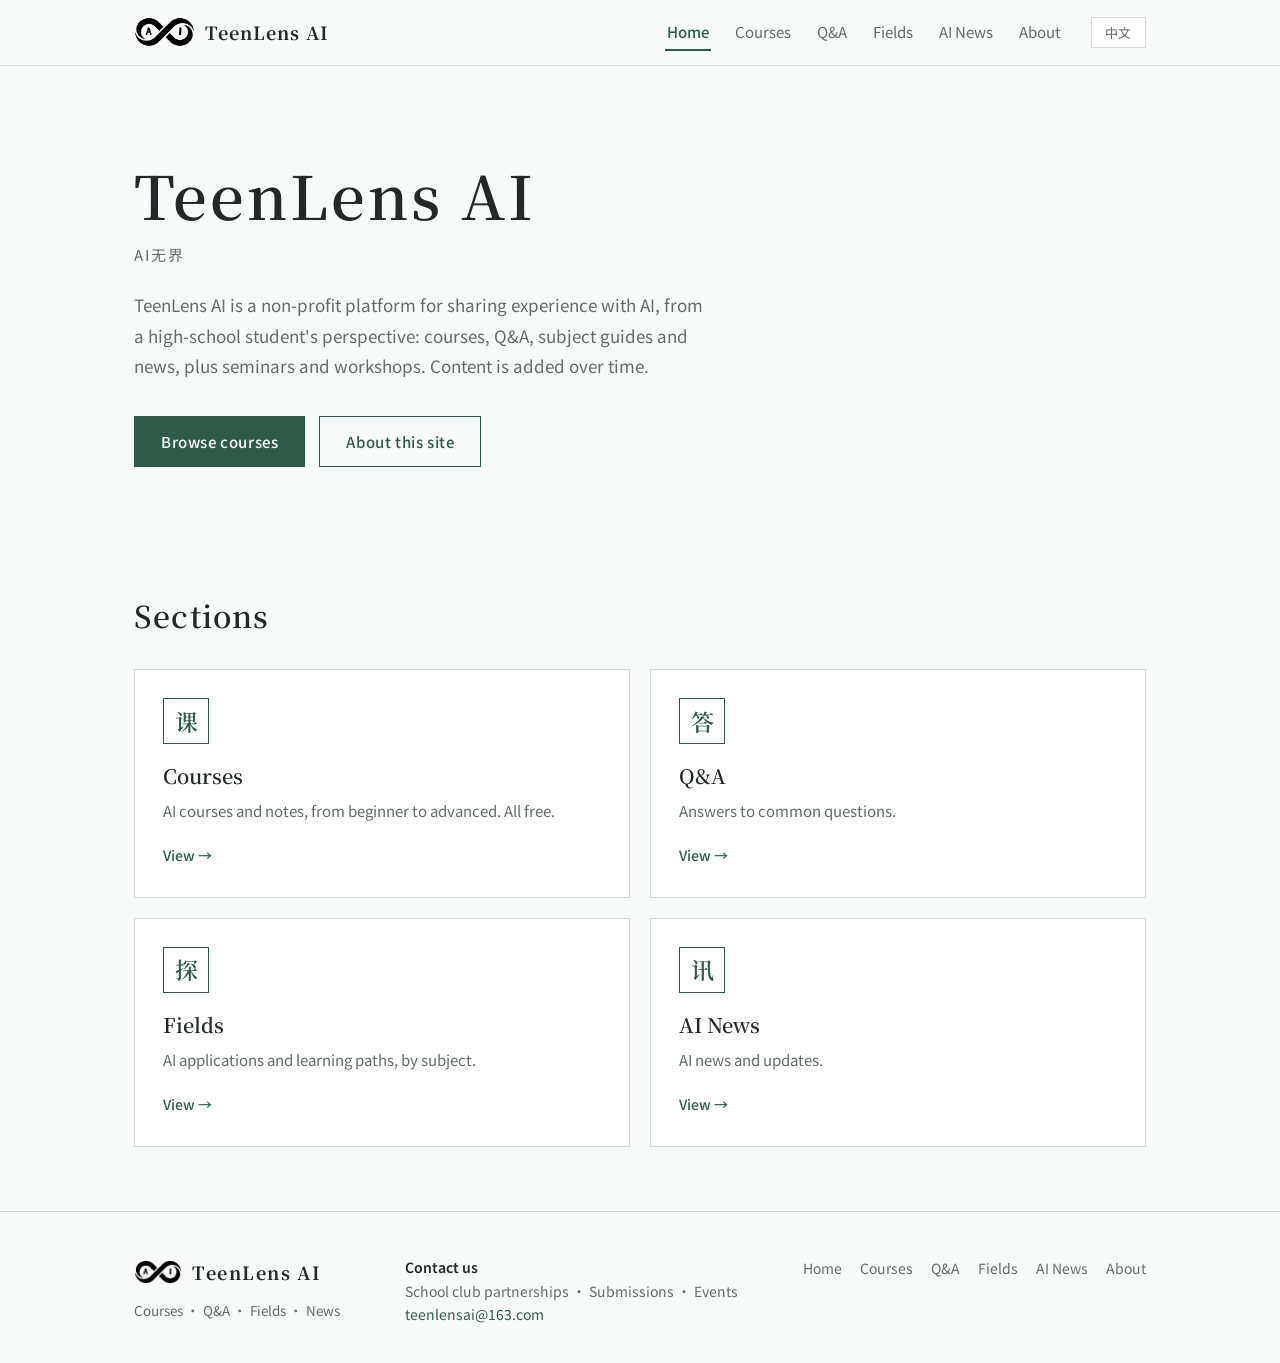
<file: index.html>
<!DOCTYPE html>
<html lang="zh-CN" data-lang="zh">
<head>
<meta charset="UTF-8">
<meta name="viewport" content="width=device-width, initial-scale=1.0">
<title>AI无界 · TeenLens AI</title>
<meta name="description" content="AI无界（TeenLens AI）：分享 AI 学习内容的网站，课程、答疑、学科方向与资讯。">
<!-- head -->
<meta property="og:type" content="website">
<meta property="og:site_name" content="AI无界 · TeenLens AI">
<meta property="og:title" content="AI无界 · TeenLens AI">
<meta property="og:description" content="AI无界（TeenLens AI）：分享 AI 学习内容的网站，课程、答疑、学科方向与资讯。">
<meta property="og:url" content="https://teenlensai.org/">
<meta property="og:image" content="https://teenlensai.org/assets/og-image.png">
<meta name="twitter:card" content="summary_large_image">
<link rel="icon" type="image/png" sizes="32x32" href="/assets/favicon-32.png?v=1631d09a">
<link rel="apple-touch-icon" href="/assets/apple-touch-icon.png?v=1631d09a">
<link rel="stylesheet" href="/assets/style.css?v=1631d09a">
<link rel="preconnect" href="https://fonts.googleapis.com">
<link rel="preconnect" href="https://fonts.gstatic.com" crossorigin>
<link rel="stylesheet" href="https://fonts.googleapis.com/css2?family=Noto+Sans+SC:wght@400;500;700&family=Noto+Serif+SC:wght@500;600;700&display=swap" media="print" onload="this.media='all'">
<script>try{var s=localStorage.getItem("site-lang");document.documentElement.dataset.lang=s?(s==="en"?"en":"zh"):(/^zh/i.test(navigator.language||"")?"zh":"en");}catch(e){document.documentElement.dataset.lang="zh";}</script>
<!-- /head -->
</head>
<body>
<!-- header active="home" -->
<a class="skip-link" href="#main"><span class="zh">跳到主要内容</span><span class="en">Skip to content</span></a>
<header class="site-header">
  <div class="container header-inner">
    <a href="/" class="brand">
      <img class="brand-logo" src="/assets/logo.png?v=1631d09a" alt="" width="60" height="30">
      <span class="brand-name"><span class="zh">AI无界</span><span class="en">TeenLens AI</span></span>
    </a>
    <nav class="site-nav" id="site-nav" aria-label="主导航 Main navigation">
      <a href="/" data-nav="home" class="active"><span class="zh">首页</span><span class="en">Home</span></a>
      <a href="/courses.html" data-nav="courses"><span class="zh">课程分享</span><span class="en">Courses</span></a>
      <a href="/qa.html" data-nav="qa"><span class="zh">经验答疑</span><span class="en">Q&amp;A</span></a>
      <a href="/fields.html" data-nav="fields"><span class="zh">学科方向</span><span class="en">Fields</span></a>
      <a href="/news.html" data-nav="news"><span class="zh">AI 资讯</span><span class="en">AI News</span></a>
      <a href="/about.html" data-nav="about"><span class="zh">关于</span><span class="en">About</span></a>
    </nav>
    <div class="header-actions">
      <button id="lang-toggle" class="lang-toggle" type="button" aria-label="切换语言 / Switch language"><span class="zh">EN</span><span class="en">中文</span></button>
      <button class="nav-toggle" type="button" aria-expanded="false" aria-controls="site-nav" aria-label="菜单 / Menu">☰</button>
    </div>
  </div>
</header>
<!-- /header -->

<main id="main">
  <section class="hero">
    <div class="container">
      <div class="hero-main">
        <h1 class="hero-title"><span class="zh">AI无界</span><span class="en">TeenLens AI</span></h1>
        <p class="hero-sub"><span class="zh">TeenLens AI</span><span class="en">AI无界</span></p>
        <p class="hero-lede">
          <span class="zh">AI无界是一个高中生视角的、非盈利性的 AI 使用经验分享平台：课程、答疑、学科方向和资讯，也会组织研讨、工作坊等活动。内容会逐步添加。</span>
          <span class="en">TeenLens AI is a non-profit platform for sharing experience with AI, from a high-school student's perspective: courses, Q&amp;A, subject guides and news, plus seminars and workshops. Content is added over time.</span>
        </p>
        <div class="hero-actions">
          <a class="btn btn-primary" href="/courses.html"><span class="zh">浏览课程</span><span class="en">Browse courses</span></a>
          <a class="btn btn-ghost" href="/about.html"><span class="zh">了解本站</span><span class="en">About this site</span></a>
        </div>
      </div>
    </div>
  </section>

  <section class="section">
    <div class="container">
      <div class="section-head">
        <h2 class="section-title"><span class="zh">板块</span><span class="en">Sections</span></h2>
      </div>
      <div class="dept-grid">
        <a class="dept-card" href="/courses.html">
          <span class="glyph" aria-hidden="true">课</span>
          <h3><span class="zh">课程分享</span><span class="en">Courses</span></h3>
          <p><span class="zh">AI 课程与讲义，从入门到进阶，全部免费。</span><span class="en">AI courses and notes, from beginner to advanced. All free.</span></p>
          <span class="card-link"><span class="zh">查看 →</span><span class="en">View →</span></span>
        </a>
        <a class="dept-card" href="/qa.html">
          <span class="glyph" aria-hidden="true">答</span>
          <h3><span class="zh">经验答疑</span><span class="en">Q&amp;A</span></h3>
          <p><span class="zh">学习中常见问题的解答。</span><span class="en">Answers to common questions.</span></p>
          <span class="card-link"><span class="zh">查看 →</span><span class="en">View →</span></span>
        </a>
        <a class="dept-card" href="/fields.html">
          <span class="glyph" aria-hidden="true">探</span>
          <h3><span class="zh">学科方向</span><span class="en">Fields</span></h3>
          <p><span class="zh">按学科了解 AI 的应用和学习路径。</span><span class="en">AI applications and learning paths, by subject.</span></p>
          <span class="card-link"><span class="zh">查看 →</span><span class="en">View →</span></span>
        </a>
        <a class="dept-card" href="/news.html">
          <span class="glyph" aria-hidden="true">讯</span>
          <h3><span class="zh">AI 资讯</span><span class="en">AI News</span></h3>
          <p><span class="zh">AI 相关的新闻和动态。</span><span class="en">AI news and updates.</span></p>
          <span class="card-link"><span class="zh">查看 →</span><span class="en">View →</span></span>
        </a>
      </div>
    </div>
  </section>
</main>

<!-- footer -->
<footer class="site-footer">
  <div class="container">
    <div class="footer-grid">
      <div>
        <div class="footer-brand">
          <img class="brand-logo" src="/assets/logo.png?v=1631d09a" alt="" width="48" height="24">
          <span><span class="zh">AI无界</span><span class="en">TeenLens AI</span></span>
        </div>
        <p class="footer-tagline"><span class="zh">课程 · 答疑 · 学科方向 · 资讯</span><span class="en">Courses · Q&amp;A · Fields · News</span></p>
      </div>
      <div class="footer-contact">
        <strong><span class="zh">联系我们</span><span class="en">Contact us</span></strong>
        <span class="zh">学校社团合作 · 内容投稿 · 活动交流</span><span class="en">School club partnerships · Submissions · Events</span>
        <a href="mailto:teenlensai@163.com">teenlensai@163.com</a>
      </div>
      <nav class="footer-nav" aria-label="页脚导航 Footer navigation">
        <a href="/"><span class="zh">首页</span><span class="en">Home</span></a>
        <a href="/courses.html"><span class="zh">课程分享</span><span class="en">Courses</span></a>
        <a href="/qa.html"><span class="zh">经验答疑</span><span class="en">Q&amp;A</span></a>
        <a href="/fields.html"><span class="zh">学科方向</span><span class="en">Fields</span></a>
        <a href="/news.html"><span class="zh">AI 资讯</span><span class="en">AI News</span></a>
        <a href="/about.html"><span class="zh">关于</span><span class="en">About</span></a>
      </nav>
    </div>
  </div>
</footer>
<script src="/assets/main.js?v=1631d09a"></script>
<!-- /footer -->
</body>
</html>
</file>
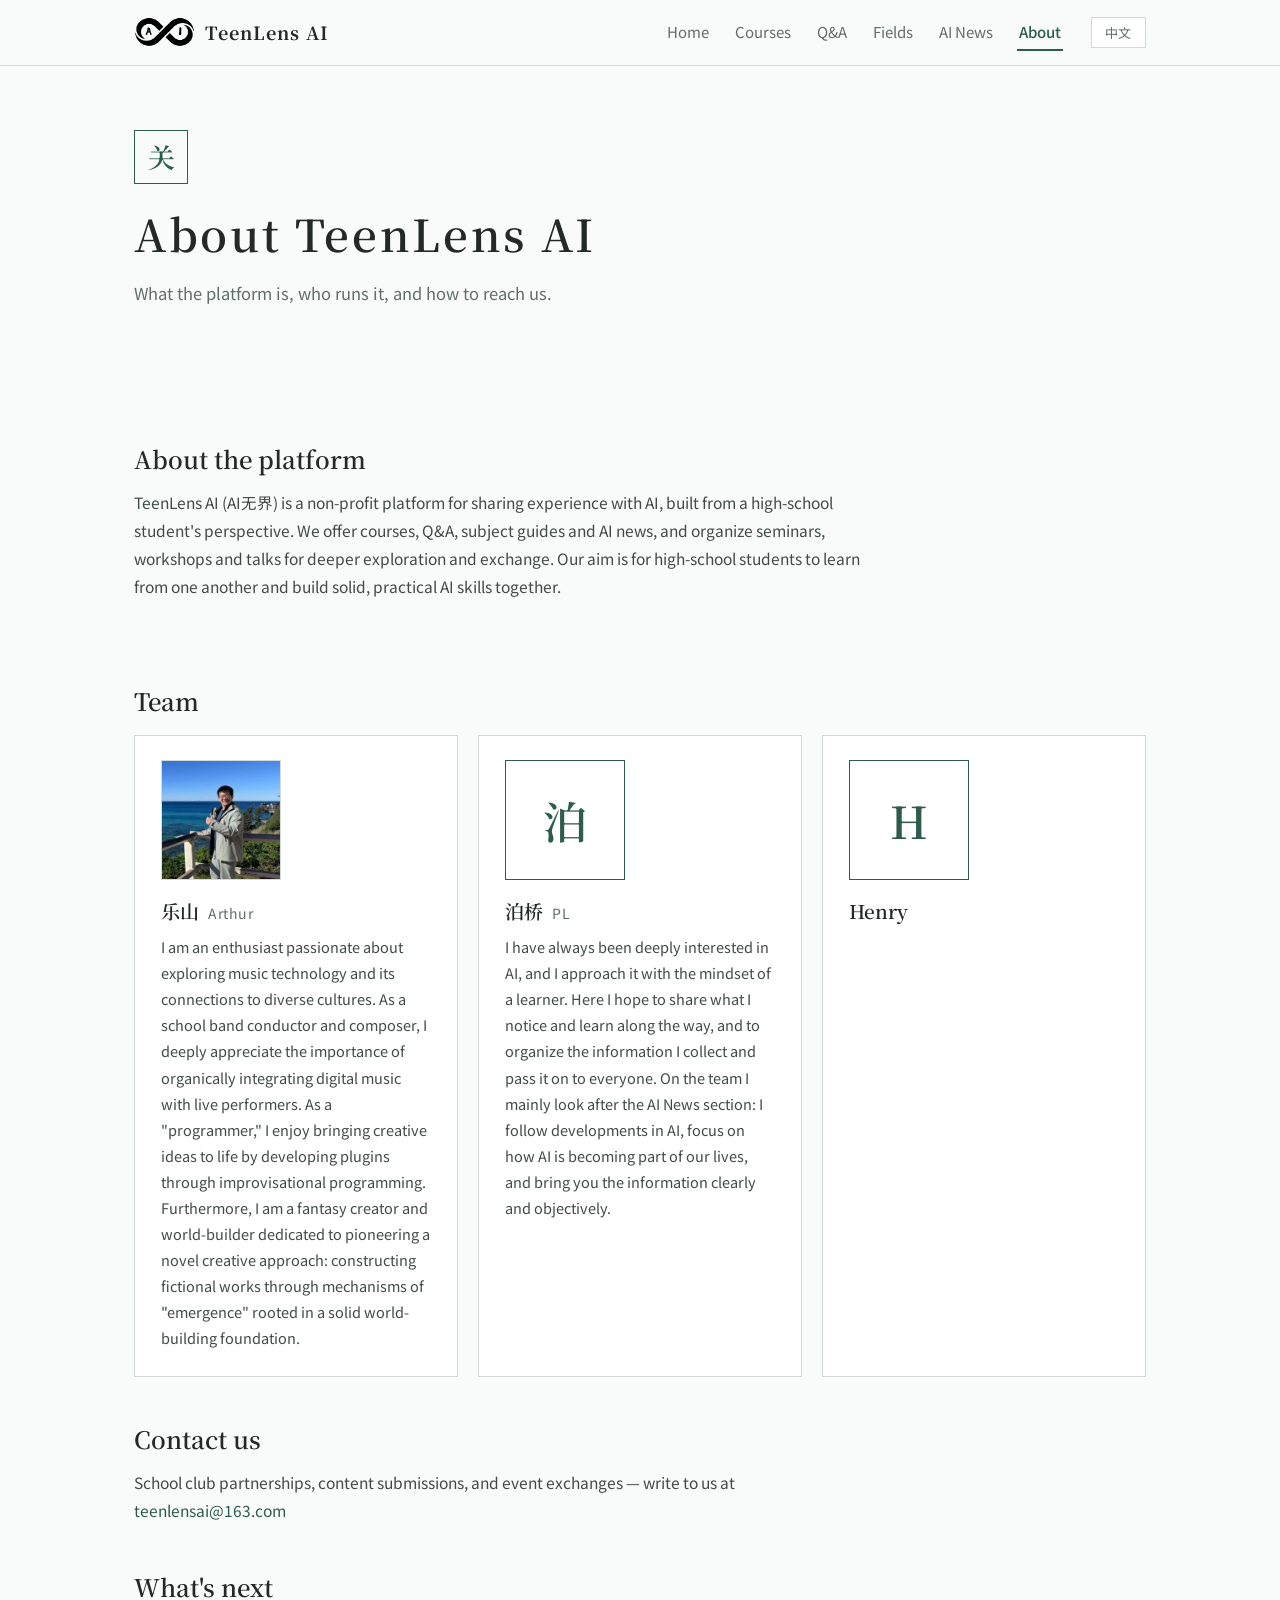
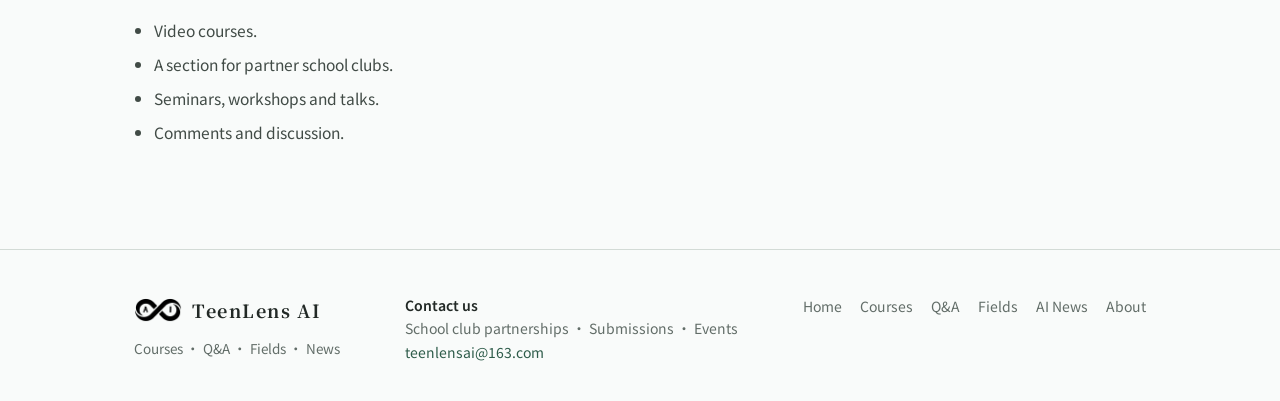
<file: about.html>
<!DOCTYPE html>
<html lang="zh-CN" data-lang="zh">
<head>
<meta charset="UTF-8">
<meta name="viewport" content="width=device-width, initial-scale=1.0">
<title>关于 · AI无界</title>
<meta name="description" content="关于 AI无界（TeenLens AI）：平台介绍、团队和联系方式。">
<!-- head -->
<meta property="og:type" content="website">
<meta property="og:site_name" content="AI无界 · TeenLens AI">
<meta property="og:title" content="关于 · AI无界">
<meta property="og:description" content="关于 AI无界（TeenLens AI）：平台介绍、团队和联系方式。">
<meta property="og:url" content="https://teenlensai.org/about.html">
<meta property="og:image" content="https://teenlensai.org/assets/og-image.png">
<meta name="twitter:card" content="summary_large_image">
<link rel="icon" type="image/png" sizes="32x32" href="/assets/favicon-32.png?v=1631d09a">
<link rel="apple-touch-icon" href="/assets/apple-touch-icon.png?v=1631d09a">
<link rel="stylesheet" href="/assets/style.css?v=1631d09a">
<link rel="preconnect" href="https://fonts.googleapis.com">
<link rel="preconnect" href="https://fonts.gstatic.com" crossorigin>
<link rel="stylesheet" href="https://fonts.googleapis.com/css2?family=Noto+Sans+SC:wght@400;500;700&family=Noto+Serif+SC:wght@500;600;700&display=swap" media="print" onload="this.media='all'">
<script>try{var s=localStorage.getItem("site-lang");document.documentElement.dataset.lang=s?(s==="en"?"en":"zh"):(/^zh/i.test(navigator.language||"")?"zh":"en");}catch(e){document.documentElement.dataset.lang="zh";}</script>
<!-- /head -->
</head>
<body>
<!-- header active="about" -->
<a class="skip-link" href="#main"><span class="zh">跳到主要内容</span><span class="en">Skip to content</span></a>
<header class="site-header">
  <div class="container header-inner">
    <a href="/" class="brand">
      <img class="brand-logo" src="/assets/logo.png?v=1631d09a" alt="" width="60" height="30">
      <span class="brand-name"><span class="zh">AI无界</span><span class="en">TeenLens AI</span></span>
    </a>
    <nav class="site-nav" id="site-nav" aria-label="主导航 Main navigation">
      <a href="/" data-nav="home"><span class="zh">首页</span><span class="en">Home</span></a>
      <a href="/courses.html" data-nav="courses"><span class="zh">课程分享</span><span class="en">Courses</span></a>
      <a href="/qa.html" data-nav="qa"><span class="zh">经验答疑</span><span class="en">Q&amp;A</span></a>
      <a href="/fields.html" data-nav="fields"><span class="zh">学科方向</span><span class="en">Fields</span></a>
      <a href="/news.html" data-nav="news"><span class="zh">AI 资讯</span><span class="en">AI News</span></a>
      <a href="/about.html" data-nav="about" class="active"><span class="zh">关于</span><span class="en">About</span></a>
    </nav>
    <div class="header-actions">
      <button id="lang-toggle" class="lang-toggle" type="button" aria-label="切换语言 / Switch language"><span class="zh">EN</span><span class="en">中文</span></button>
      <button class="nav-toggle" type="button" aria-expanded="false" aria-controls="site-nav" aria-label="菜单 / Menu">☰</button>
    </div>
  </div>
</header>
<!-- /header -->

<main id="main">
  <section class="page-head">
    <div class="container">
      <span class="glyph" aria-hidden="true">关</span>
      <h1 class="page-title"><span class="zh">关于 AI无界</span><span class="en">About TeenLens AI</span></h1>
      <p class="page-lede">
        <span class="zh">平台介绍、团队和联系方式。</span>
        <span class="en">What the platform is, who runs it, and how to reach us.</span>
      </p>
    </div>
  </section>

  <section class="section">
    <div class="container">
      <div class="prose">
        <h2><span class="zh">平台介绍</span><span class="en">About the platform</span></h2>
        <p><span class="zh">AI无界平台是一个高中生视角的、非盈利性的、用于分享 AI 使用经验的平台。我们提供课程、答疑、学科和 AI 资讯，并组织研讨活动、工作坊、报告会等活动进行深度探索与交流，立志让高中生们取长补短，共同培养坚实的 AI 实践技能。</span><span class="en">TeenLens AI (AI无界) is a non-profit platform for sharing experience with AI, built from a high-school student's perspective. We offer courses, Q&amp;A, subject guides and AI news, and organize seminars, workshops and talks for deeper exploration and exchange. Our aim is for high-school students to learn from one another and build solid, practical AI skills together.</span></p>
      </div>

      <h2 class="team-title"><span class="zh">团队</span><span class="en">Team</span></h2>
      <div class="team-grid">
        <div class="team-card">
          <img class="team-photo" src="/assets/images/team-leshan.jpg" alt="乐山（Arthur）" width="120" height="120">
          <h3>乐山 <span class="team-alt">Arthur</span></h3>
          <p class="team-bio"><span class="zh">我热衷于探索音乐科技，以及它与不同文化之间的联系。作为学校乐队的指挥和作曲者，我深知把数字音乐与现场演奏者有机结合的重要性。作为一名“程序员”，我喜欢通过即兴编程开发插件，把创意变成现实。此外，我也是一名奇幻创作者和世界构建者，致力于开拓一种新的创作方式：在扎实的世界观设定基础上，通过“涌现”机制来构建虚构作品。</span><span class="en">I am an enthusiast passionate about exploring music technology and its connections to diverse cultures. As a school band conductor and composer, I deeply appreciate the importance of organically integrating digital music with live performers. As a "programmer," I enjoy bringing creative ideas to life by developing plugins through improvisational programming. Furthermore, I am a fantasy creator and world-builder dedicated to pioneering a novel creative approach: constructing fictional works through mechanisms of "emergence" rooted in a solid world-building foundation.</span></p>
        </div>
        <div class="team-card">
          <span class="glyph team-glyph" aria-hidden="true">泊</span>
          <h3>泊桥 <span class="team-alt">PL</span></h3>
          <p class="team-bio"><span class="zh">我一直对 AI 抱有浓厚的兴趣，也始终以一名学习者的心态去了解相关内容。我希望在这里分享自己在学习过程中的体会与见闻，把我收集到的信息整理出来传递给大家。在团队里，我主要负责资讯板块的更新，会持续跟进 AI 相关动态，聚焦 AI 如何融入我们的生活，把信息清晰、客观地带给各位。</span><span class="en">I have always been deeply interested in AI, and I approach it with the mindset of a learner. Here I hope to share what I notice and learn along the way, and to organize the information I collect and pass it on to everyone. On the team I mainly look after the AI News section: I follow developments in AI, focus on how AI is becoming part of our lives, and bring you the information clearly and objectively.</span></p>
        </div>
        <div class="team-card">
          <span class="glyph team-glyph" aria-hidden="true">H</span>
          <h3>Henry</h3>
        </div>
      </div>

      <div class="prose">
        <h2><span class="zh">联系我们</span><span class="en">Contact us</span></h2>
        <p><span class="zh">学校社团合作、内容投稿、活动交流，欢迎来信：</span><span class="en">School club partnerships, content submissions, and event exchanges — write to us at</span> <a href="mailto:teenlensai@163.com">teenlensai@163.com</a></p>

        <h2><span class="zh">接下来的计划</span><span class="en">What's next</span></h2>
        <ul>
          <li><span class="zh">课程视频。</span><span class="en">Video courses.</span></li>
          <li><span class="zh">学校社团合作板块。</span><span class="en">A section for partner school clubs.</span></li>
          <li><span class="zh">研讨、工作坊、报告会等活动。</span><span class="en">Seminars, workshops and talks.</span></li>
          <li><span class="zh">评论与讨论功能。</span><span class="en">Comments and discussion.</span></li>
        </ul>
      </div>
    </div>
  </section>
</main>

<!-- footer -->
<footer class="site-footer">
  <div class="container">
    <div class="footer-grid">
      <div>
        <div class="footer-brand">
          <img class="brand-logo" src="/assets/logo.png?v=1631d09a" alt="" width="48" height="24">
          <span><span class="zh">AI无界</span><span class="en">TeenLens AI</span></span>
        </div>
        <p class="footer-tagline"><span class="zh">课程 · 答疑 · 学科方向 · 资讯</span><span class="en">Courses · Q&amp;A · Fields · News</span></p>
      </div>
      <div class="footer-contact">
        <strong><span class="zh">联系我们</span><span class="en">Contact us</span></strong>
        <span class="zh">学校社团合作 · 内容投稿 · 活动交流</span><span class="en">School club partnerships · Submissions · Events</span>
        <a href="mailto:teenlensai@163.com">teenlensai@163.com</a>
      </div>
      <nav class="footer-nav" aria-label="页脚导航 Footer navigation">
        <a href="/"><span class="zh">首页</span><span class="en">Home</span></a>
        <a href="/courses.html"><span class="zh">课程分享</span><span class="en">Courses</span></a>
        <a href="/qa.html"><span class="zh">经验答疑</span><span class="en">Q&amp;A</span></a>
        <a href="/fields.html"><span class="zh">学科方向</span><span class="en">Fields</span></a>
        <a href="/news.html"><span class="zh">AI 资讯</span><span class="en">AI News</span></a>
        <a href="/about.html"><span class="zh">关于</span><span class="en">About</span></a>
      </nav>
    </div>
  </div>
</footer>
<script src="/assets/main.js?v=1631d09a"></script>
<!-- /footer -->
</body>
</html>
</file>
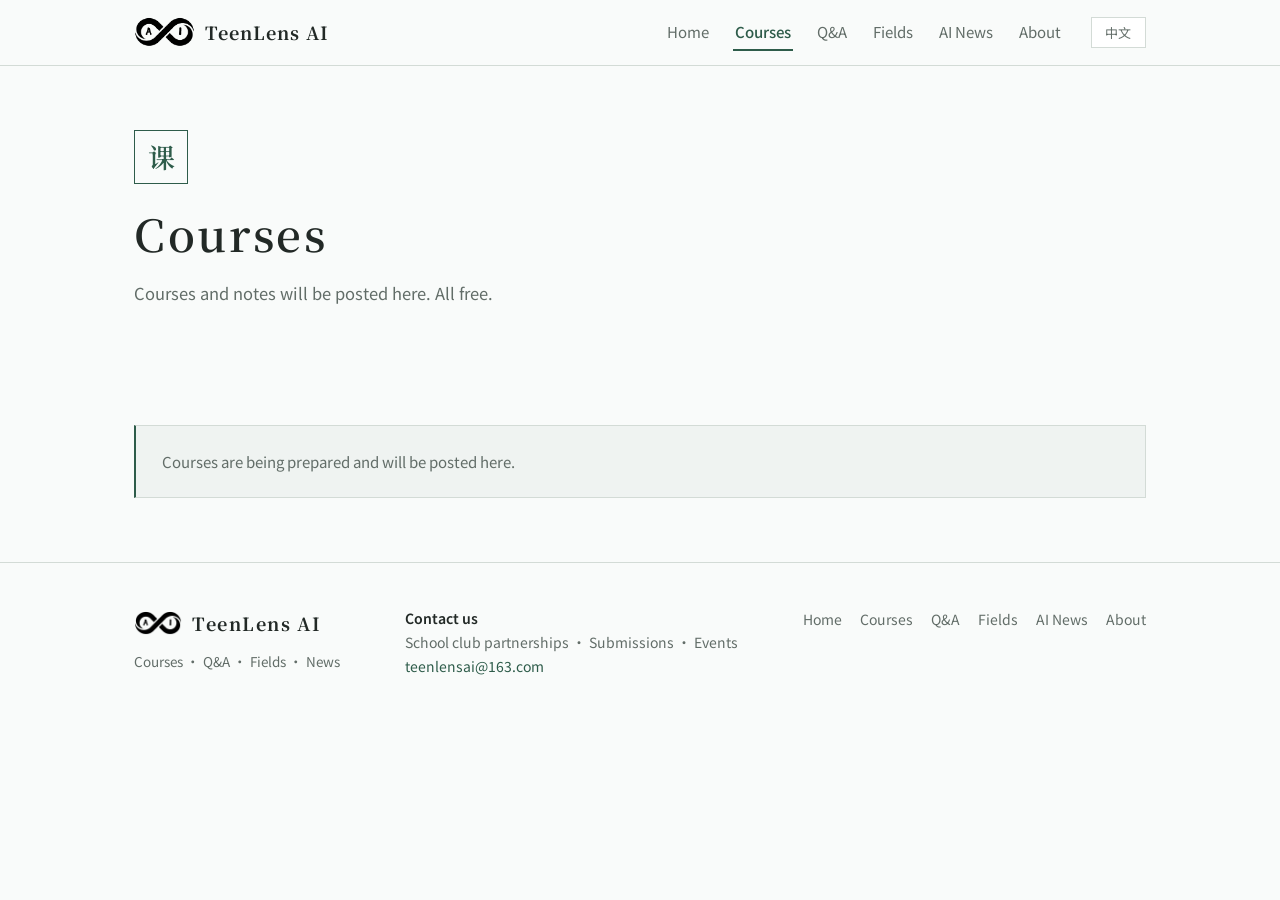
<file: courses.html>
<!DOCTYPE html>
<html lang="zh-CN" data-lang="zh">
<head>
<meta charset="UTF-8">
<meta name="viewport" content="width=device-width, initial-scale=1.0">
<title>课程分享 · AI无界</title>
<meta name="description" content="课程分享板块：AI 课程与讲义会在这里发布。">
<!-- head -->
<meta property="og:type" content="website">
<meta property="og:site_name" content="AI无界 · TeenLens AI">
<meta property="og:title" content="课程分享 · AI无界">
<meta property="og:description" content="课程分享板块：AI 课程与讲义会在这里发布。">
<meta property="og:url" content="https://teenlensai.org/courses.html">
<meta property="og:image" content="https://teenlensai.org/assets/og-image.png">
<meta name="twitter:card" content="summary_large_image">
<link rel="icon" type="image/png" sizes="32x32" href="/assets/favicon-32.png?v=1631d09a">
<link rel="apple-touch-icon" href="/assets/apple-touch-icon.png?v=1631d09a">
<link rel="stylesheet" href="/assets/style.css?v=1631d09a">
<link rel="preconnect" href="https://fonts.googleapis.com">
<link rel="preconnect" href="https://fonts.gstatic.com" crossorigin>
<link rel="stylesheet" href="https://fonts.googleapis.com/css2?family=Noto+Sans+SC:wght@400;500;700&family=Noto+Serif+SC:wght@500;600;700&display=swap" media="print" onload="this.media='all'">
<script>try{var s=localStorage.getItem("site-lang");document.documentElement.dataset.lang=s?(s==="en"?"en":"zh"):(/^zh/i.test(navigator.language||"")?"zh":"en");}catch(e){document.documentElement.dataset.lang="zh";}</script>
<!-- /head -->
</head>
<body>
<!-- header active="courses" -->
<a class="skip-link" href="#main"><span class="zh">跳到主要内容</span><span class="en">Skip to content</span></a>
<header class="site-header">
  <div class="container header-inner">
    <a href="/" class="brand">
      <img class="brand-logo" src="/assets/logo.png?v=1631d09a" alt="" width="60" height="30">
      <span class="brand-name"><span class="zh">AI无界</span><span class="en">TeenLens AI</span></span>
    </a>
    <nav class="site-nav" id="site-nav" aria-label="主导航 Main navigation">
      <a href="/" data-nav="home"><span class="zh">首页</span><span class="en">Home</span></a>
      <a href="/courses.html" data-nav="courses" class="active"><span class="zh">课程分享</span><span class="en">Courses</span></a>
      <a href="/qa.html" data-nav="qa"><span class="zh">经验答疑</span><span class="en">Q&amp;A</span></a>
      <a href="/fields.html" data-nav="fields"><span class="zh">学科方向</span><span class="en">Fields</span></a>
      <a href="/news.html" data-nav="news"><span class="zh">AI 资讯</span><span class="en">AI News</span></a>
      <a href="/about.html" data-nav="about"><span class="zh">关于</span><span class="en">About</span></a>
    </nav>
    <div class="header-actions">
      <button id="lang-toggle" class="lang-toggle" type="button" aria-label="切换语言 / Switch language"><span class="zh">EN</span><span class="en">中文</span></button>
      <button class="nav-toggle" type="button" aria-expanded="false" aria-controls="site-nav" aria-label="菜单 / Menu">☰</button>
    </div>
  </div>
</header>
<!-- /header -->

<main id="main">
  <section class="page-head">
    <div class="container">
      <span class="glyph" aria-hidden="true">课</span>
      <h1 class="page-title"><span class="zh">课程分享</span><span class="en">Courses</span></h1>
      <p class="page-lede">
        <span class="zh">课程与讲义会在这里发布，全部免费。</span>
        <span class="en">Courses and notes will be posted here. All free.</span>
      </p>
    </div>
  </section>

  <section class="section">
    <div class="container">
      <div class="note-panel">
        <p><span class="zh">课程准备中，之后会在这里发布。</span><span class="en">Courses are being prepared and will be posted here.</span></p>
      </div>

      <!--
      发布课程时：删掉上面的占位面板，把下面这段复制到注释外面并修改。每门课一个 entry-card。
      新建课程页用命令：python3 build.py new courses 文件名 课程标题
      <div class="entry-grid">
        <a class="entry-card" href="/courses/example.html">
          <h3><span class="zh">课程标题</span><span class="en">Course title</span></h3>
          <p><span class="zh">一句话简介。</span><span class="en">One-line description.</span></p>
          <span class="entry-meta"><span class="zh">入门 · 8 讲</span><span class="en">Beginner · 8 lectures</span></span>
        </a>
        <a class="entry-card" href="/courses/example-2.html">
          <h3><span class="zh">课程标题</span><span class="en">Course title</span></h3>
          <p><span class="zh">一句话简介。</span><span class="en">One-line description.</span></p>
          <span class="entry-meta"><span class="zh">进阶 · 6 讲</span><span class="en">Intermediate · 6 lectures</span></span>
        </a>
      </div>
      -->
    </div>
  </section>
</main>

<!-- footer -->
<footer class="site-footer">
  <div class="container">
    <div class="footer-grid">
      <div>
        <div class="footer-brand">
          <img class="brand-logo" src="/assets/logo.png?v=1631d09a" alt="" width="48" height="24">
          <span><span class="zh">AI无界</span><span class="en">TeenLens AI</span></span>
        </div>
        <p class="footer-tagline"><span class="zh">课程 · 答疑 · 学科方向 · 资讯</span><span class="en">Courses · Q&amp;A · Fields · News</span></p>
      </div>
      <div class="footer-contact">
        <strong><span class="zh">联系我们</span><span class="en">Contact us</span></strong>
        <span class="zh">学校社团合作 · 内容投稿 · 活动交流</span><span class="en">School club partnerships · Submissions · Events</span>
        <a href="mailto:teenlensai@163.com">teenlensai@163.com</a>
      </div>
      <nav class="footer-nav" aria-label="页脚导航 Footer navigation">
        <a href="/"><span class="zh">首页</span><span class="en">Home</span></a>
        <a href="/courses.html"><span class="zh">课程分享</span><span class="en">Courses</span></a>
        <a href="/qa.html"><span class="zh">经验答疑</span><span class="en">Q&amp;A</span></a>
        <a href="/fields.html"><span class="zh">学科方向</span><span class="en">Fields</span></a>
        <a href="/news.html"><span class="zh">AI 资讯</span><span class="en">AI News</span></a>
        <a href="/about.html"><span class="zh">关于</span><span class="en">About</span></a>
      </nav>
    </div>
  </div>
</footer>
<script src="/assets/main.js?v=1631d09a"></script>
<!-- /footer -->
</body>
</html>
</file>
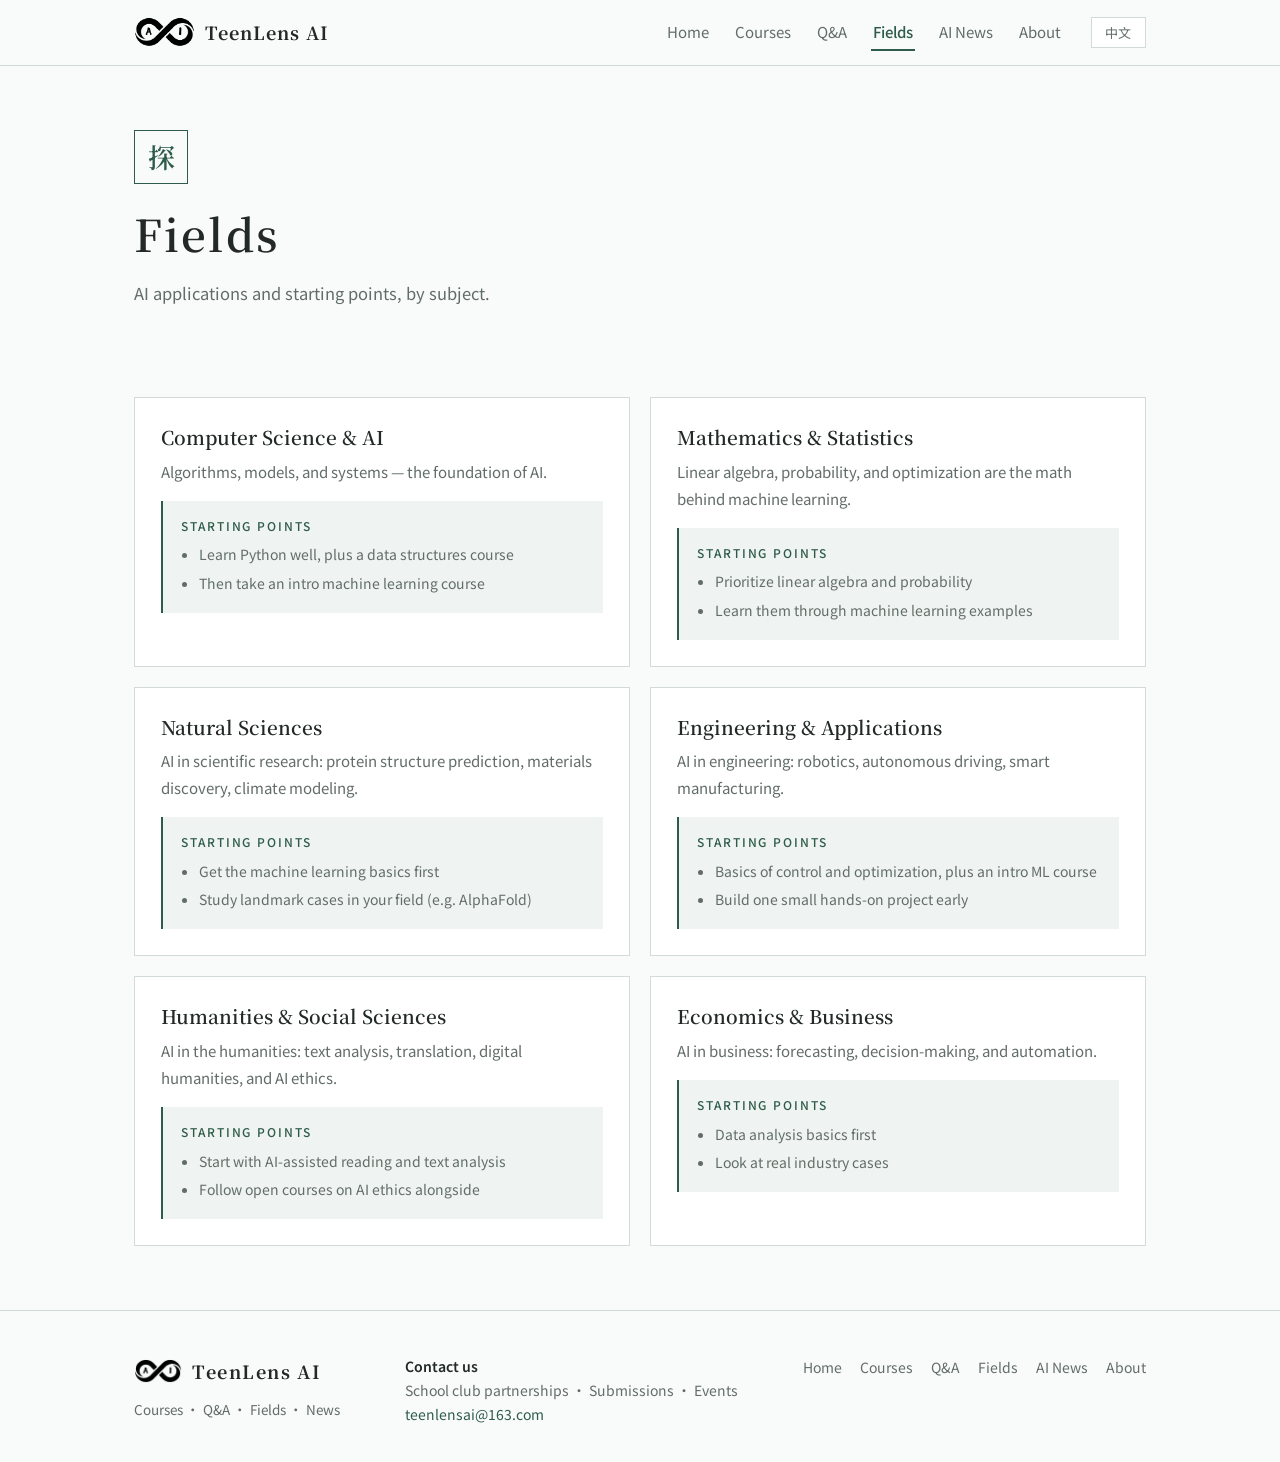
<file: fields.html>
<!DOCTYPE html>
<html lang="zh-CN" data-lang="zh">
<head>
<meta charset="UTF-8">
<meta name="viewport" content="width=device-width, initial-scale=1.0">
<title>学科方向 · AI无界</title>
<meta name="description" content="按学科了解 AI 的应用和学习起点：计算机、数学、自然科学、工程、人文、商业。">
<!-- head -->
<meta property="og:type" content="website">
<meta property="og:site_name" content="AI无界 · TeenLens AI">
<meta property="og:title" content="学科方向 · AI无界">
<meta property="og:description" content="按学科了解 AI 的应用和学习起点：计算机、数学、自然科学、工程、人文、商业。">
<meta property="og:url" content="https://teenlensai.org/fields.html">
<meta property="og:image" content="https://teenlensai.org/assets/og-image.png">
<meta name="twitter:card" content="summary_large_image">
<link rel="icon" type="image/png" sizes="32x32" href="/assets/favicon-32.png?v=1631d09a">
<link rel="apple-touch-icon" href="/assets/apple-touch-icon.png?v=1631d09a">
<link rel="stylesheet" href="/assets/style.css?v=1631d09a">
<link rel="preconnect" href="https://fonts.googleapis.com">
<link rel="preconnect" href="https://fonts.gstatic.com" crossorigin>
<link rel="stylesheet" href="https://fonts.googleapis.com/css2?family=Noto+Sans+SC:wght@400;500;700&family=Noto+Serif+SC:wght@500;600;700&display=swap" media="print" onload="this.media='all'">
<script>try{var s=localStorage.getItem("site-lang");document.documentElement.dataset.lang=s?(s==="en"?"en":"zh"):(/^zh/i.test(navigator.language||"")?"zh":"en");}catch(e){document.documentElement.dataset.lang="zh";}</script>
<!-- /head -->
</head>
<body>
<!-- header active="fields" -->
<a class="skip-link" href="#main"><span class="zh">跳到主要内容</span><span class="en">Skip to content</span></a>
<header class="site-header">
  <div class="container header-inner">
    <a href="/" class="brand">
      <img class="brand-logo" src="/assets/logo.png?v=1631d09a" alt="" width="60" height="30">
      <span class="brand-name"><span class="zh">AI无界</span><span class="en">TeenLens AI</span></span>
    </a>
    <nav class="site-nav" id="site-nav" aria-label="主导航 Main navigation">
      <a href="/" data-nav="home"><span class="zh">首页</span><span class="en">Home</span></a>
      <a href="/courses.html" data-nav="courses"><span class="zh">课程分享</span><span class="en">Courses</span></a>
      <a href="/qa.html" data-nav="qa"><span class="zh">经验答疑</span><span class="en">Q&amp;A</span></a>
      <a href="/fields.html" data-nav="fields" class="active"><span class="zh">学科方向</span><span class="en">Fields</span></a>
      <a href="/news.html" data-nav="news"><span class="zh">AI 资讯</span><span class="en">AI News</span></a>
      <a href="/about.html" data-nav="about"><span class="zh">关于</span><span class="en">About</span></a>
    </nav>
    <div class="header-actions">
      <button id="lang-toggle" class="lang-toggle" type="button" aria-label="切换语言 / Switch language"><span class="zh">EN</span><span class="en">中文</span></button>
      <button class="nav-toggle" type="button" aria-expanded="false" aria-controls="site-nav" aria-label="菜单 / Menu">☰</button>
    </div>
  </div>
</header>
<!-- /header -->

<main id="main">
  <section class="page-head">
    <div class="container">
      <span class="glyph" aria-hidden="true">探</span>
      <h1 class="page-title"><span class="zh">学科方向</span><span class="en">Fields</span></h1>
      <p class="page-lede">
        <span class="zh">按学科了解 AI 的应用和学习起点。</span>
        <span class="en">AI applications and starting points, by subject.</span>
      </p>
    </div>
  </section>

  <section class="section">
    <div class="container">
      <div class="field-grid">
        <article class="field-card">
          <h3><span class="zh">计算机与人工智能</span><span class="en">Computer Science &amp; AI</span></h3>
          <p><span class="zh">算法、模型与系统，是 AI 的基础。</span><span class="en">Algorithms, models, and systems — the foundation of AI.</span></p>
          <div class="start-list">
            <span class="start-list-title"><span class="zh">推荐起点</span><span class="en">Starting points</span></span>
            <ul>
              <li><span class="zh">学好 Python，加一门数据结构课</span><span class="en">Learn Python well, plus a data structures course</span></li>
              <li><span class="zh">再修一门机器学习导论课程</span><span class="en">Then take an intro machine learning course</span></li>
            </ul>
          </div>
        </article>

        <article class="field-card">
          <h3><span class="zh">数学与统计</span><span class="en">Mathematics &amp; Statistics</span></h3>
          <p><span class="zh">线性代数、概率统计与优化，是机器学习的数学基础。</span><span class="en">Linear algebra, probability, and optimization are the math behind machine learning.</span></p>
          <div class="start-list">
            <span class="start-list-title"><span class="zh">推荐起点</span><span class="en">Starting points</span></span>
            <ul>
              <li><span class="zh">优先学线性代数与概率论</span><span class="en">Prioritize linear algebra and probability</span></li>
              <li><span class="zh">结合机器学习中的实例来学</span><span class="en">Learn them through machine learning examples</span></li>
            </ul>
          </div>
        </article>

        <article class="field-card">
          <h3><span class="zh">自然科学</span><span class="en">Natural Sciences</span></h3>
          <p><span class="zh">AI 在科研中的应用：蛋白质结构预测、材料发现、气候模拟等。</span><span class="en">AI in scientific research: protein structure prediction, materials discovery, climate modeling.</span></p>
          <div class="start-list">
            <span class="start-list-title"><span class="zh">推荐起点</span><span class="en">Starting points</span></span>
            <ul>
              <li><span class="zh">先掌握机器学习的基本概念</span><span class="en">Get the machine learning basics first</span></li>
              <li><span class="zh">研究本领域的经典案例（如 AlphaFold）</span><span class="en">Study landmark cases in your field (e.g. AlphaFold)</span></li>
            </ul>
          </div>
        </article>

        <article class="field-card">
          <h3><span class="zh">工程与应用</span><span class="en">Engineering &amp; Applications</span></h3>
          <p><span class="zh">AI 在工程中的应用：机器人、自动驾驶、智能制造等。</span><span class="en">AI in engineering: robotics, autonomous driving, smart manufacturing.</span></p>
          <div class="start-list">
            <span class="start-list-title"><span class="zh">推荐起点</span><span class="en">Starting points</span></span>
            <ul>
              <li><span class="zh">控制与优化基础，加一门机器学习入门课</span><span class="en">Basics of control and optimization, plus an intro ML course</span></li>
              <li><span class="zh">尽早做一个小的实践项目</span><span class="en">Build one small hands-on project early</span></li>
            </ul>
          </div>
        </article>

        <article class="field-card">
          <h3><span class="zh">人文与社会科学</span><span class="en">Humanities &amp; Social Sciences</span></h3>
          <p><span class="zh">AI 在人文领域的应用：文本分析、翻译、数字人文，以及 AI 伦理。</span><span class="en">AI in the humanities: text analysis, translation, digital humanities, and AI ethics.</span></p>
          <div class="start-list">
            <span class="start-list-title"><span class="zh">推荐起点</span><span class="en">Starting points</span></span>
            <ul>
              <li><span class="zh">从用 AI 读文献、做文本分析入手</span><span class="en">Start with AI-assisted reading and text analysis</span></li>
              <li><span class="zh">同时关注 AI 伦理方向的公开课程</span><span class="en">Follow open courses on AI ethics alongside</span></li>
            </ul>
          </div>
        </article>

        <article class="field-card">
          <h3><span class="zh">经济与商业</span><span class="en">Economics &amp; Business</span></h3>
          <p><span class="zh">AI 在商业中的应用：预测、决策与自动化。</span><span class="en">AI in business: forecasting, decision-making, and automation.</span></p>
          <div class="start-list">
            <span class="start-list-title"><span class="zh">推荐起点</span><span class="en">Starting points</span></span>
            <ul>
              <li><span class="zh">先打好数据分析基础</span><span class="en">Data analysis basics first</span></li>
              <li><span class="zh">多看真实的行业案例</span><span class="en">Look at real industry cases</span></li>
            </ul>
          </div>
        </article>
      </div>
    </div>
  </section>
</main>

<!-- footer -->
<footer class="site-footer">
  <div class="container">
    <div class="footer-grid">
      <div>
        <div class="footer-brand">
          <img class="brand-logo" src="/assets/logo.png?v=1631d09a" alt="" width="48" height="24">
          <span><span class="zh">AI无界</span><span class="en">TeenLens AI</span></span>
        </div>
        <p class="footer-tagline"><span class="zh">课程 · 答疑 · 学科方向 · 资讯</span><span class="en">Courses · Q&amp;A · Fields · News</span></p>
      </div>
      <div class="footer-contact">
        <strong><span class="zh">联系我们</span><span class="en">Contact us</span></strong>
        <span class="zh">学校社团合作 · 内容投稿 · 活动交流</span><span class="en">School club partnerships · Submissions · Events</span>
        <a href="mailto:teenlensai@163.com">teenlensai@163.com</a>
      </div>
      <nav class="footer-nav" aria-label="页脚导航 Footer navigation">
        <a href="/"><span class="zh">首页</span><span class="en">Home</span></a>
        <a href="/courses.html"><span class="zh">课程分享</span><span class="en">Courses</span></a>
        <a href="/qa.html"><span class="zh">经验答疑</span><span class="en">Q&amp;A</span></a>
        <a href="/fields.html"><span class="zh">学科方向</span><span class="en">Fields</span></a>
        <a href="/news.html"><span class="zh">AI 资讯</span><span class="en">AI News</span></a>
        <a href="/about.html"><span class="zh">关于</span><span class="en">About</span></a>
      </nav>
    </div>
  </div>
</footer>
<script src="/assets/main.js?v=1631d09a"></script>
<!-- /footer -->
</body>
</html>
</file>
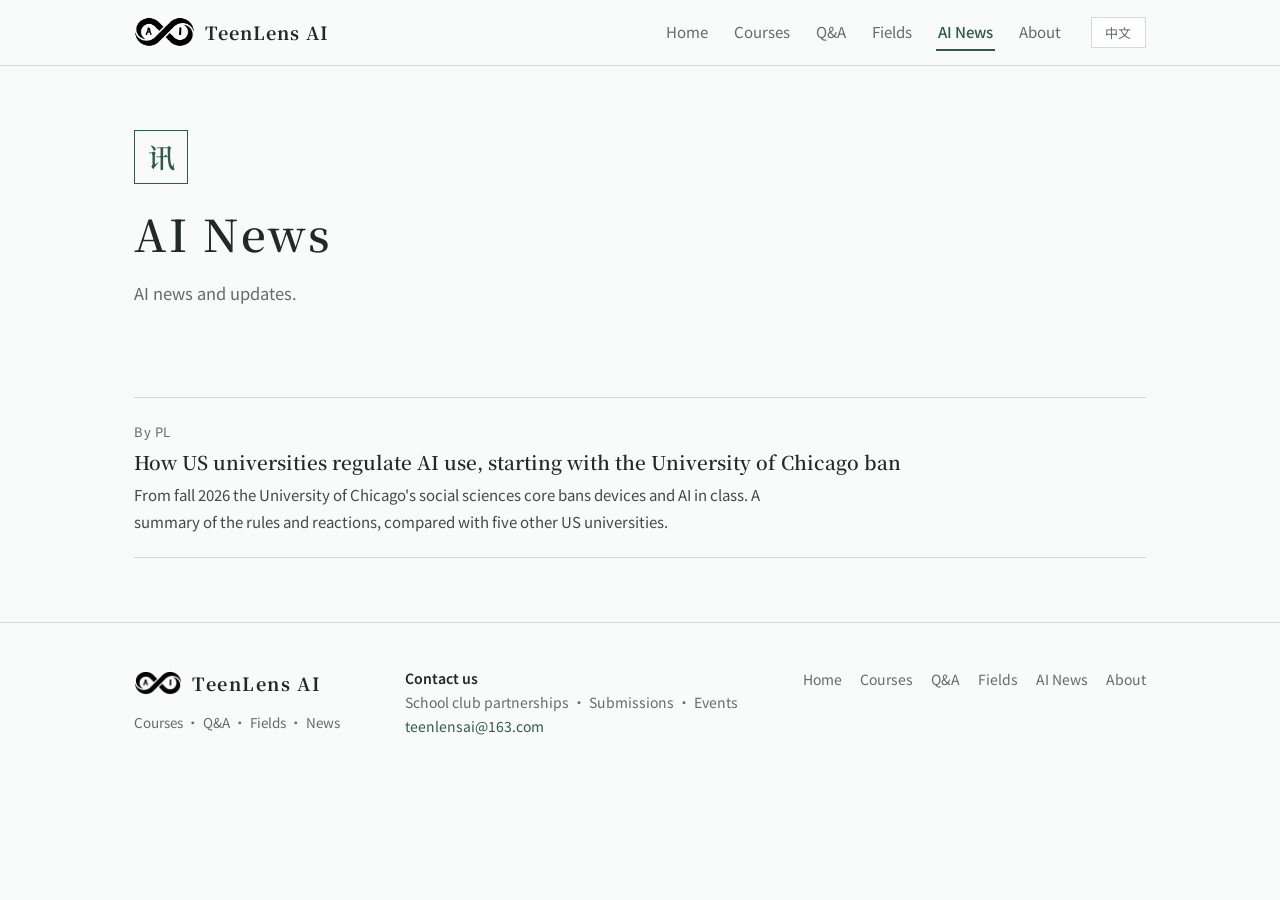
<file: news.html>
<!DOCTYPE html>
<html lang="zh-CN" data-lang="zh">
<head>
<meta charset="UTF-8">
<meta name="viewport" content="width=device-width, initial-scale=1.0">
<title>AI 资讯 · AI无界</title>
<meta name="description" content="AI 资讯板块：AI 相关的新闻和动态。">
<!-- head -->
<meta property="og:type" content="website">
<meta property="og:site_name" content="AI无界 · TeenLens AI">
<meta property="og:title" content="AI 资讯 · AI无界">
<meta property="og:description" content="AI 资讯板块：AI 相关的新闻和动态。">
<meta property="og:url" content="https://teenlensai.org/news.html">
<meta property="og:image" content="https://teenlensai.org/assets/og-image.png">
<meta name="twitter:card" content="summary_large_image">
<link rel="icon" type="image/png" sizes="32x32" href="/assets/favicon-32.png?v=1631d09a">
<link rel="apple-touch-icon" href="/assets/apple-touch-icon.png?v=1631d09a">
<link rel="stylesheet" href="/assets/style.css?v=1631d09a">
<link rel="preconnect" href="https://fonts.googleapis.com">
<link rel="preconnect" href="https://fonts.gstatic.com" crossorigin>
<link rel="stylesheet" href="https://fonts.googleapis.com/css2?family=Noto+Sans+SC:wght@400;500;700&family=Noto+Serif+SC:wght@500;600;700&display=swap" media="print" onload="this.media='all'">
<script>try{var s=localStorage.getItem("site-lang");document.documentElement.dataset.lang=s?(s==="en"?"en":"zh"):(/^zh/i.test(navigator.language||"")?"zh":"en");}catch(e){document.documentElement.dataset.lang="zh";}</script>
<!-- /head -->
</head>
<body>
<!-- header active="news" -->
<a class="skip-link" href="#main"><span class="zh">跳到主要内容</span><span class="en">Skip to content</span></a>
<header class="site-header">
  <div class="container header-inner">
    <a href="/" class="brand">
      <img class="brand-logo" src="/assets/logo.png?v=1631d09a" alt="" width="60" height="30">
      <span class="brand-name"><span class="zh">AI无界</span><span class="en">TeenLens AI</span></span>
    </a>
    <nav class="site-nav" id="site-nav" aria-label="主导航 Main navigation">
      <a href="/" data-nav="home"><span class="zh">首页</span><span class="en">Home</span></a>
      <a href="/courses.html" data-nav="courses"><span class="zh">课程分享</span><span class="en">Courses</span></a>
      <a href="/qa.html" data-nav="qa"><span class="zh">经验答疑</span><span class="en">Q&amp;A</span></a>
      <a href="/fields.html" data-nav="fields"><span class="zh">学科方向</span><span class="en">Fields</span></a>
      <a href="/news.html" data-nav="news" class="active"><span class="zh">AI 资讯</span><span class="en">AI News</span></a>
      <a href="/about.html" data-nav="about"><span class="zh">关于</span><span class="en">About</span></a>
    </nav>
    <div class="header-actions">
      <button id="lang-toggle" class="lang-toggle" type="button" aria-label="切换语言 / Switch language"><span class="zh">EN</span><span class="en">中文</span></button>
      <button class="nav-toggle" type="button" aria-expanded="false" aria-controls="site-nav" aria-label="菜单 / Menu">☰</button>
    </div>
  </div>
</header>
<!-- /header -->

<main id="main">
  <section class="page-head">
    <div class="container">
      <span class="glyph" aria-hidden="true">讯</span>
      <h1 class="page-title"><span class="zh">AI 资讯</span><span class="en">AI News</span></h1>
      <p class="page-lede">
        <span class="zh">AI 相关的新闻和动态。</span>
        <span class="en">AI news and updates.</span>
      </p>
    </div>
  </section>

  <section class="section">
    <div class="container">
      <!-- 新的条目放最上面。长文章用 python3 build.py new news 文件名 标题 生成页面再链接过来；一两句话的短消息可以不带链接直接写。 -->
      <div class="news-list">
        <article class="news-entry">
          <span class="entry-meta"><span class="zh">作者：泊桥</span><span class="en">By PL</span></span>
          <h3><a href="/news/us-university-ai-policies.html"><span class="zh">美国高校如何规定 AI 的使用：从芝加哥大学的禁令说起</span><span class="en">How US universities regulate AI use, starting with the University of Chicago ban</span></a></h3>
          <p><span class="zh">芝加哥大学社科核心课从今年秋季起禁用电子设备和 AI。本文整理新规内容和读者反应，并对比哈佛、斯坦福、麻省理工、密歇根和普渡五所高校的做法。</span><span class="en">From fall 2026 the University of Chicago's social sciences core bans devices and AI in class. A summary of the rules and reactions, compared with five other US universities.</span></p>
        </article>
      </div>
    </div>
  </section>
</main>

<!-- footer -->
<footer class="site-footer">
  <div class="container">
    <div class="footer-grid">
      <div>
        <div class="footer-brand">
          <img class="brand-logo" src="/assets/logo.png?v=1631d09a" alt="" width="48" height="24">
          <span><span class="zh">AI无界</span><span class="en">TeenLens AI</span></span>
        </div>
        <p class="footer-tagline"><span class="zh">课程 · 答疑 · 学科方向 · 资讯</span><span class="en">Courses · Q&amp;A · Fields · News</span></p>
      </div>
      <div class="footer-contact">
        <strong><span class="zh">联系我们</span><span class="en">Contact us</span></strong>
        <span class="zh">学校社团合作 · 内容投稿 · 活动交流</span><span class="en">School club partnerships · Submissions · Events</span>
        <a href="mailto:teenlensai@163.com">teenlensai@163.com</a>
      </div>
      <nav class="footer-nav" aria-label="页脚导航 Footer navigation">
        <a href="/"><span class="zh">首页</span><span class="en">Home</span></a>
        <a href="/courses.html"><span class="zh">课程分享</span><span class="en">Courses</span></a>
        <a href="/qa.html"><span class="zh">经验答疑</span><span class="en">Q&amp;A</span></a>
        <a href="/fields.html"><span class="zh">学科方向</span><span class="en">Fields</span></a>
        <a href="/news.html"><span class="zh">AI 资讯</span><span class="en">AI News</span></a>
        <a href="/about.html"><span class="zh">关于</span><span class="en">About</span></a>
      </nav>
    </div>
  </div>
</footer>
<script src="/assets/main.js?v=1631d09a"></script>
<!-- /footer -->
</body>
</html>
</file>
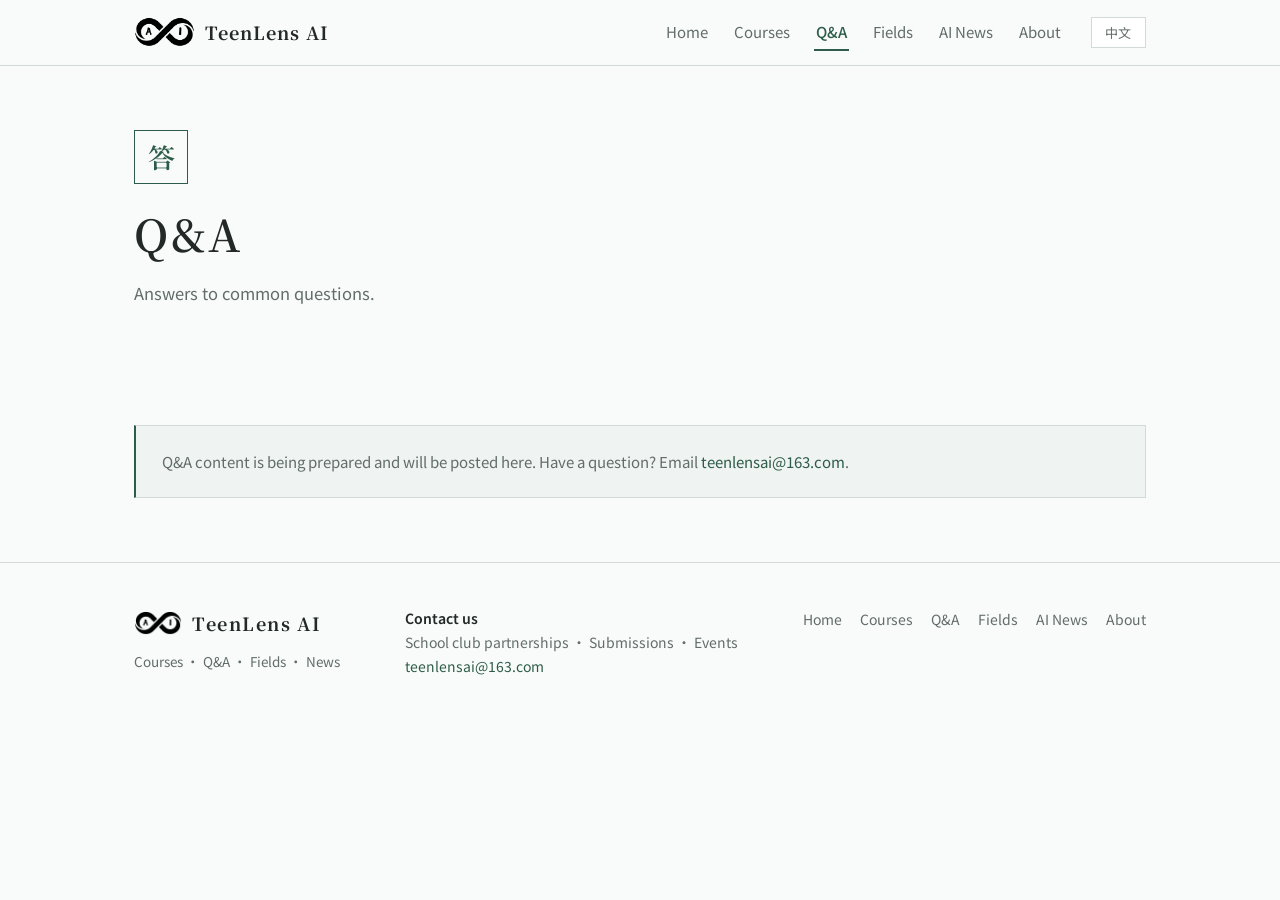
<file: qa.html>
<!DOCTYPE html>
<html lang="zh-CN" data-lang="zh">
<head>
<meta charset="UTF-8">
<meta name="viewport" content="width=device-width, initial-scale=1.0">
<title>经验答疑 · AI无界</title>
<meta name="description" content="经验答疑板块：AI 学习常见问题的解答。">
<!-- head -->
<meta property="og:type" content="website">
<meta property="og:site_name" content="AI无界 · TeenLens AI">
<meta property="og:title" content="经验答疑 · AI无界">
<meta property="og:description" content="经验答疑板块：AI 学习常见问题的解答。">
<meta property="og:url" content="https://teenlensai.org/qa.html">
<meta property="og:image" content="https://teenlensai.org/assets/og-image.png">
<meta name="twitter:card" content="summary_large_image">
<link rel="icon" type="image/png" sizes="32x32" href="/assets/favicon-32.png?v=1631d09a">
<link rel="apple-touch-icon" href="/assets/apple-touch-icon.png?v=1631d09a">
<link rel="stylesheet" href="/assets/style.css?v=1631d09a">
<link rel="preconnect" href="https://fonts.googleapis.com">
<link rel="preconnect" href="https://fonts.gstatic.com" crossorigin>
<link rel="stylesheet" href="https://fonts.googleapis.com/css2?family=Noto+Sans+SC:wght@400;500;700&family=Noto+Serif+SC:wght@500;600;700&display=swap" media="print" onload="this.media='all'">
<script>try{var s=localStorage.getItem("site-lang");document.documentElement.dataset.lang=s?(s==="en"?"en":"zh"):(/^zh/i.test(navigator.language||"")?"zh":"en");}catch(e){document.documentElement.dataset.lang="zh";}</script>
<!-- /head -->
</head>
<body>
<!-- header active="qa" -->
<a class="skip-link" href="#main"><span class="zh">跳到主要内容</span><span class="en">Skip to content</span></a>
<header class="site-header">
  <div class="container header-inner">
    <a href="/" class="brand">
      <img class="brand-logo" src="/assets/logo.png?v=1631d09a" alt="" width="60" height="30">
      <span class="brand-name"><span class="zh">AI无界</span><span class="en">TeenLens AI</span></span>
    </a>
    <nav class="site-nav" id="site-nav" aria-label="主导航 Main navigation">
      <a href="/" data-nav="home"><span class="zh">首页</span><span class="en">Home</span></a>
      <a href="/courses.html" data-nav="courses"><span class="zh">课程分享</span><span class="en">Courses</span></a>
      <a href="/qa.html" data-nav="qa" class="active"><span class="zh">经验答疑</span><span class="en">Q&amp;A</span></a>
      <a href="/fields.html" data-nav="fields"><span class="zh">学科方向</span><span class="en">Fields</span></a>
      <a href="/news.html" data-nav="news"><span class="zh">AI 资讯</span><span class="en">AI News</span></a>
      <a href="/about.html" data-nav="about"><span class="zh">关于</span><span class="en">About</span></a>
    </nav>
    <div class="header-actions">
      <button id="lang-toggle" class="lang-toggle" type="button" aria-label="切换语言 / Switch language"><span class="zh">EN</span><span class="en">中文</span></button>
      <button class="nav-toggle" type="button" aria-expanded="false" aria-controls="site-nav" aria-label="菜单 / Menu">☰</button>
    </div>
  </div>
</header>
<!-- /header -->

<main id="main">
  <section class="page-head">
    <div class="container">
      <span class="glyph" aria-hidden="true">答</span>
      <h1 class="page-title"><span class="zh">经验答疑</span><span class="en">Q&amp;A</span></h1>
      <p class="page-lede">
        <span class="zh">学习中常见问题的解答。</span>
        <span class="en">Answers to common questions.</span>
      </p>
    </div>
  </section>

  <section class="section">
    <div class="container">
      <div class="note-panel">
        <p><span class="zh">问答内容准备中，之后会在这里发布。有问题想问？发邮件到 <a href="mailto:teenlensai@163.com">teenlensai@163.com</a>。</span><span class="en">Q&amp;A content is being prepared and will be posted here. Have a question? Email <a href="mailto:teenlensai@163.com">teenlensai@163.com</a>.</span></p>
      </div>

      <!--
      发布问答时：删掉上面的占位面板，把下面这段复制到注释外面并修改。每个问题一个 qa-item，点击问题展开回答。
      <div class="qa-list">
        <details class="qa-item">
          <summary><span class="zh">问题写在这里？</span><span class="en">Question goes here?</span></summary>
          <div class="qa-answer">
            <p><span class="zh">回答第一段。</span><span class="en">First paragraph of the answer.</span></p>
            <p><span class="zh">回答第二段。</span><span class="en">Second paragraph.</span></p>
          </div>
        </details>
        <details class="qa-item">
          <summary><span class="zh">另一个问题？</span><span class="en">Another question?</span></summary>
          <div class="qa-answer">
            <p><span class="zh">回答。</span><span class="en">Answer.</span></p>
          </div>
        </details>
      </div>
      -->
    </div>
  </section>
</main>

<!-- footer -->
<footer class="site-footer">
  <div class="container">
    <div class="footer-grid">
      <div>
        <div class="footer-brand">
          <img class="brand-logo" src="/assets/logo.png?v=1631d09a" alt="" width="48" height="24">
          <span><span class="zh">AI无界</span><span class="en">TeenLens AI</span></span>
        </div>
        <p class="footer-tagline"><span class="zh">课程 · 答疑 · 学科方向 · 资讯</span><span class="en">Courses · Q&amp;A · Fields · News</span></p>
      </div>
      <div class="footer-contact">
        <strong><span class="zh">联系我们</span><span class="en">Contact us</span></strong>
        <span class="zh">学校社团合作 · 内容投稿 · 活动交流</span><span class="en">School club partnerships · Submissions · Events</span>
        <a href="mailto:teenlensai@163.com">teenlensai@163.com</a>
      </div>
      <nav class="footer-nav" aria-label="页脚导航 Footer navigation">
        <a href="/"><span class="zh">首页</span><span class="en">Home</span></a>
        <a href="/courses.html"><span class="zh">课程分享</span><span class="en">Courses</span></a>
        <a href="/qa.html"><span class="zh">经验答疑</span><span class="en">Q&amp;A</span></a>
        <a href="/fields.html"><span class="zh">学科方向</span><span class="en">Fields</span></a>
        <a href="/news.html"><span class="zh">AI 资讯</span><span class="en">AI News</span></a>
        <a href="/about.html"><span class="zh">关于</span><span class="en">About</span></a>
      </nav>
    </div>
  </div>
</footer>
<script src="/assets/main.js?v=1631d09a"></script>
<!-- /footer -->
</body>
</html>
</file>
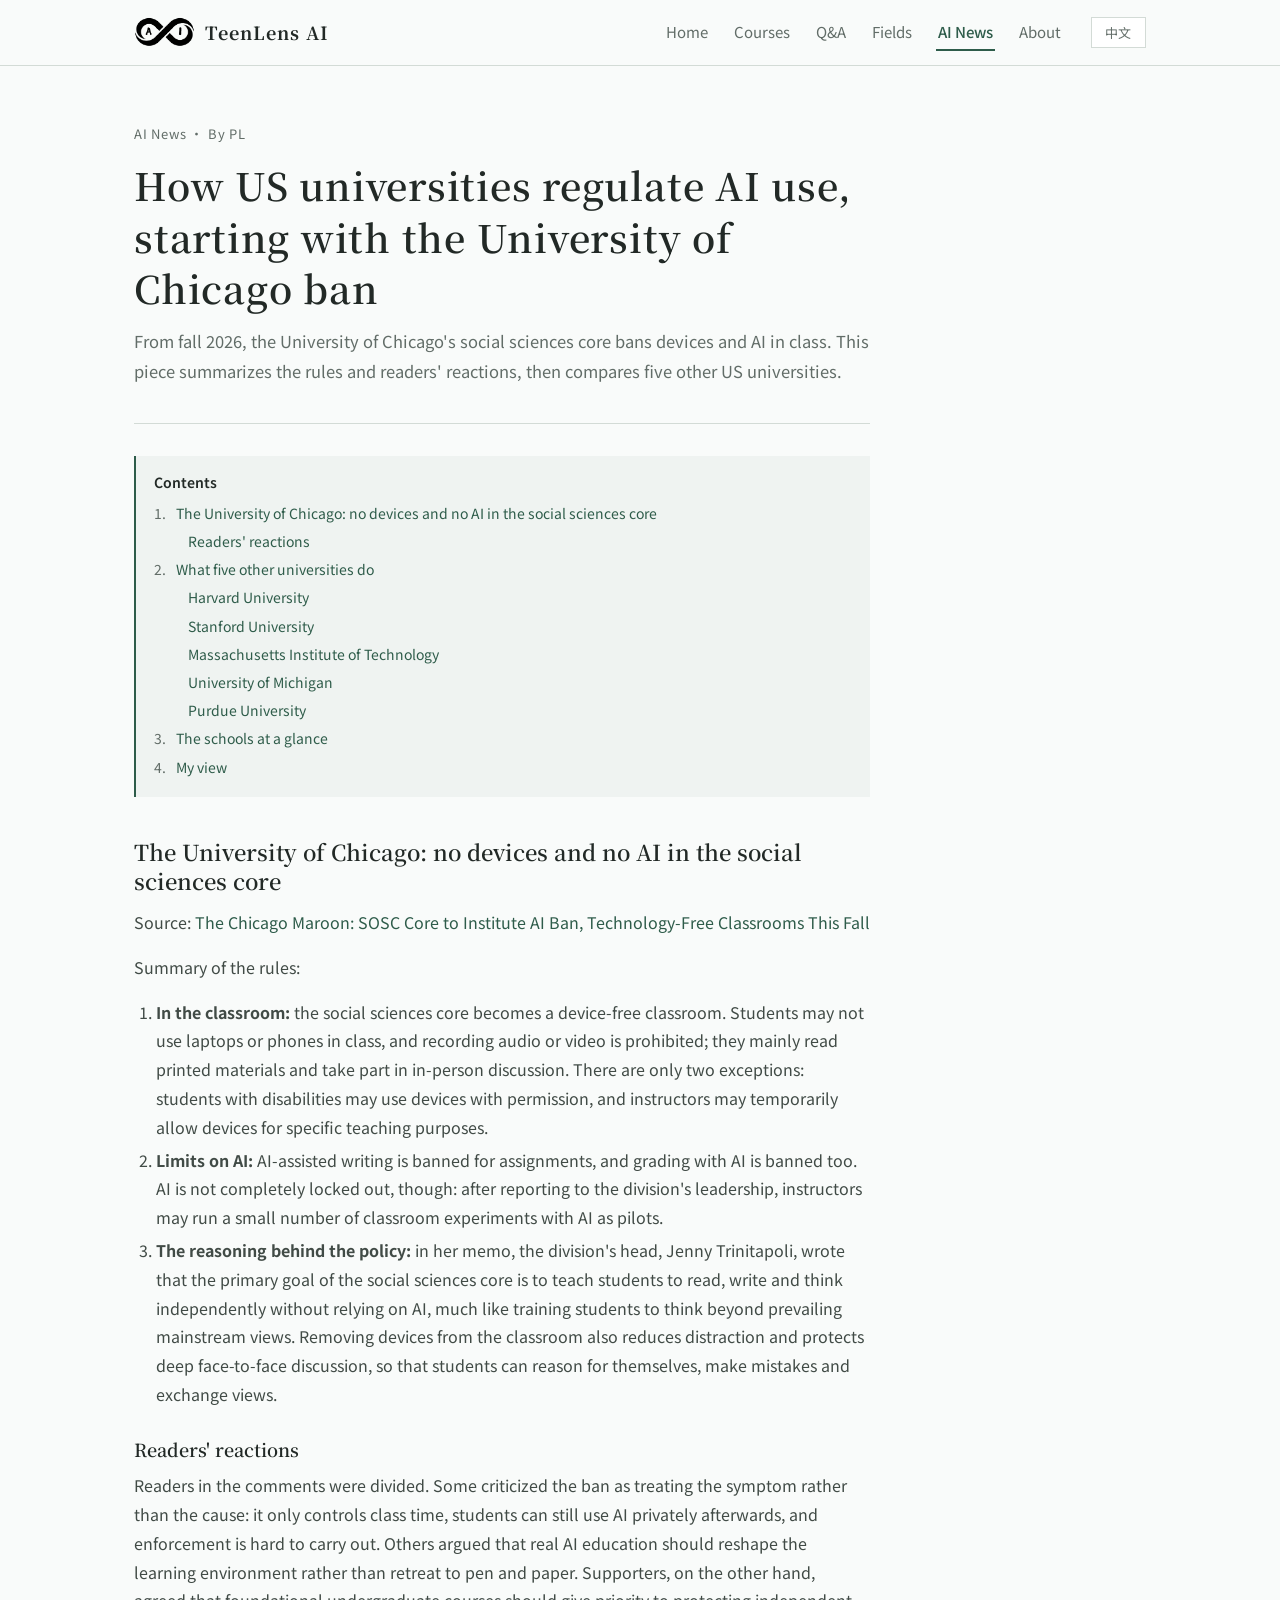
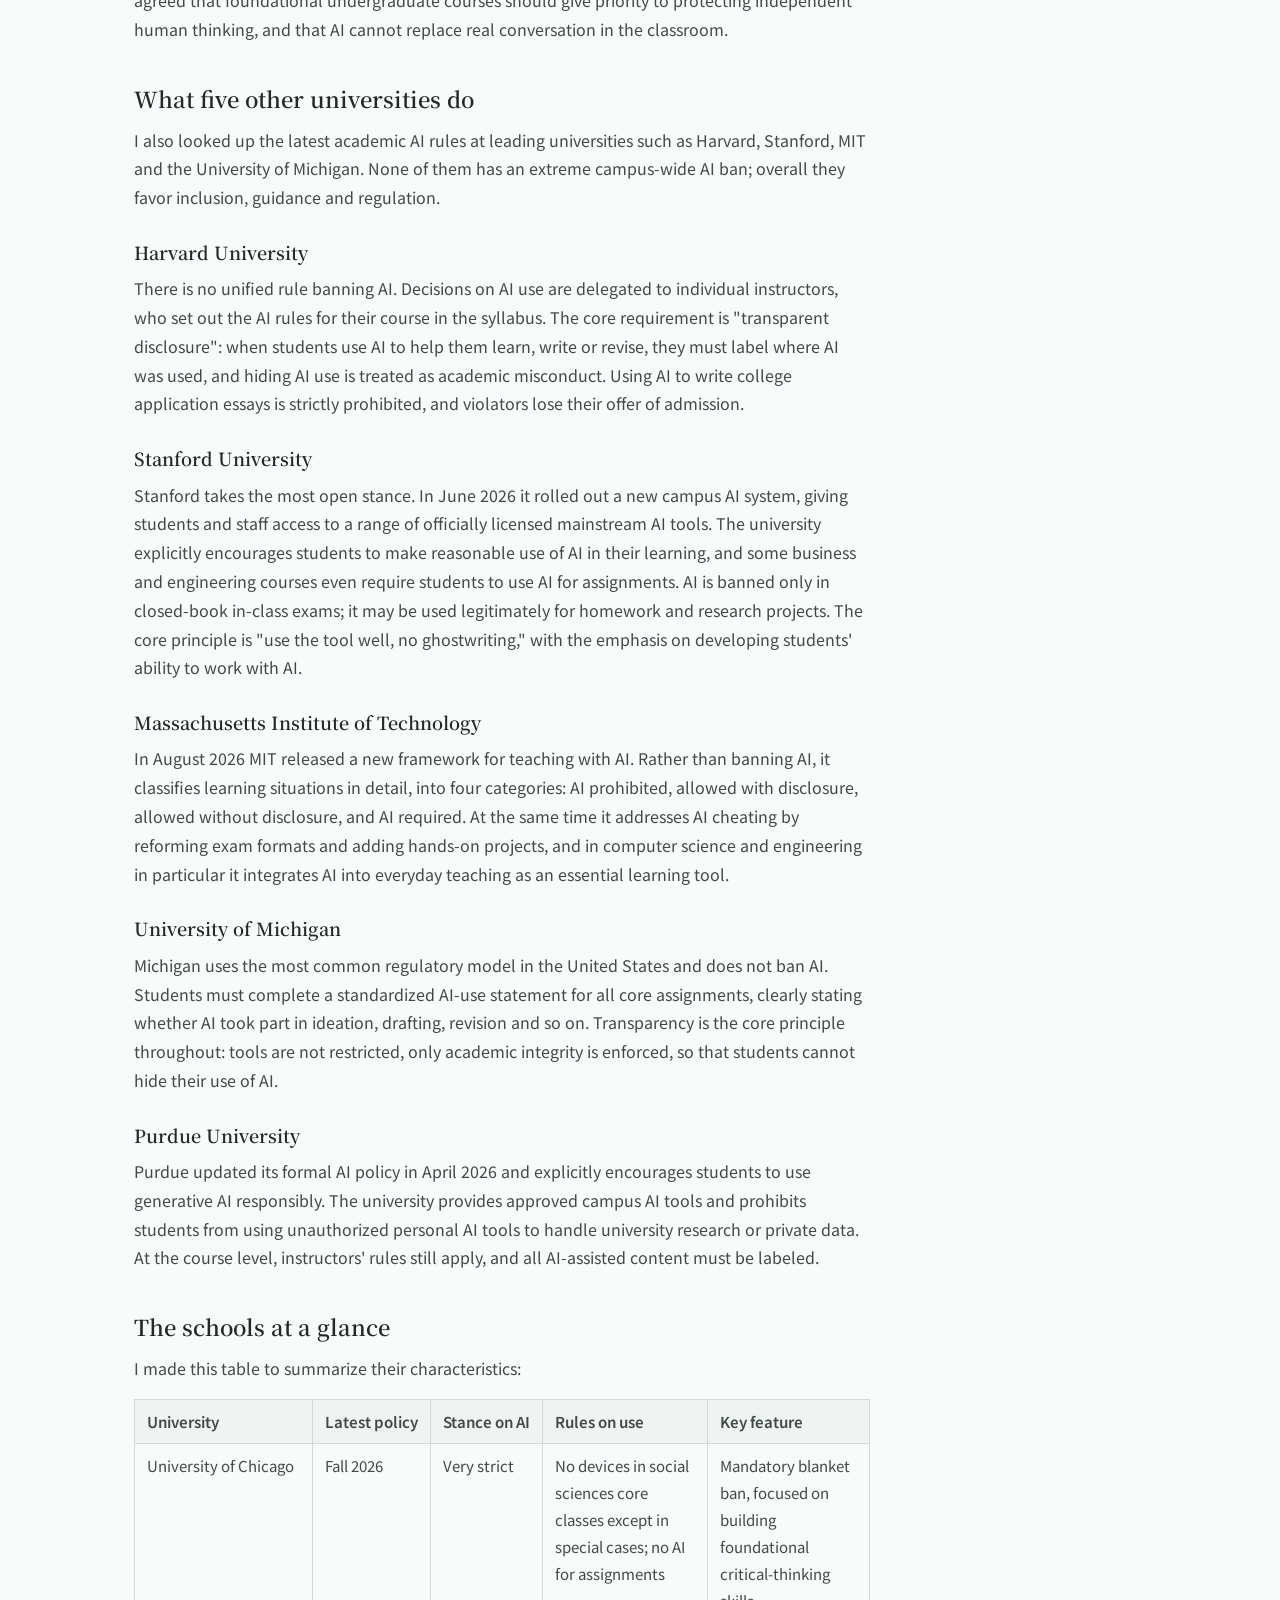
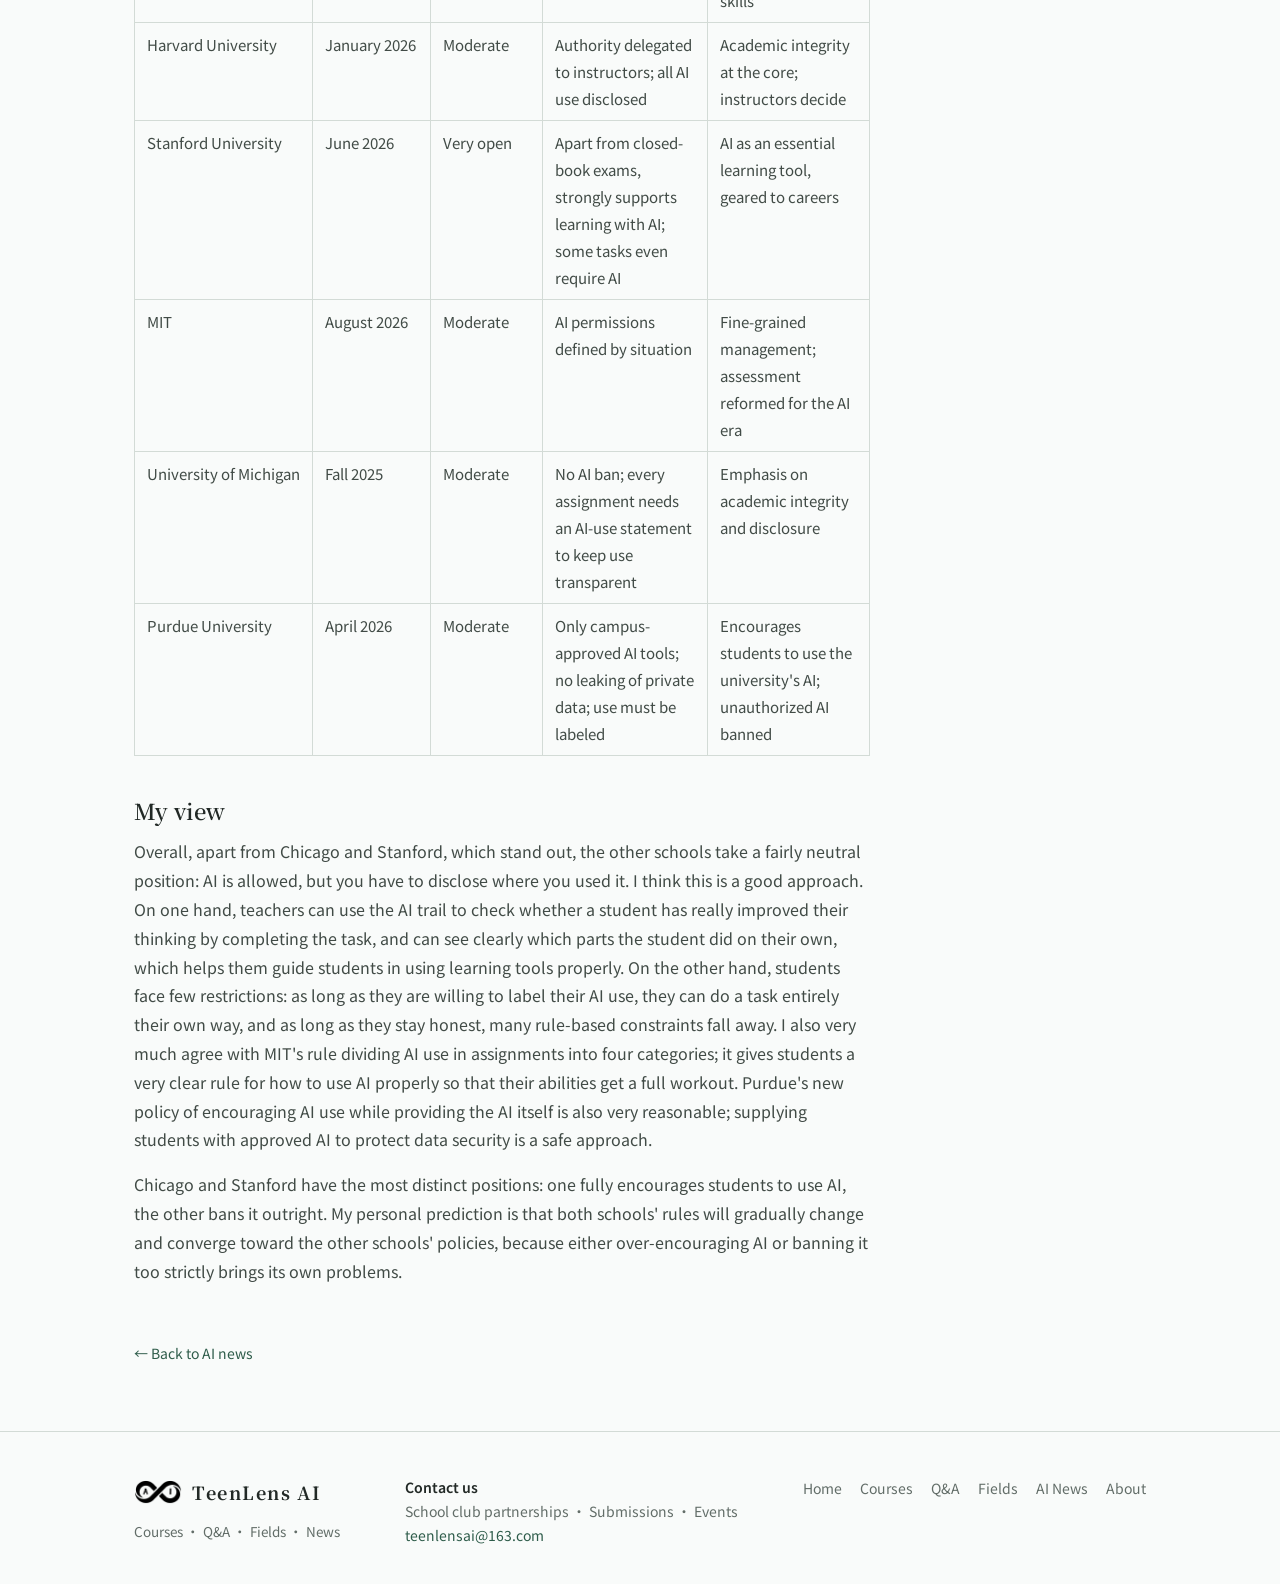
<file: news/us-university-ai-policies.html>
<!DOCTYPE html>
<html lang="zh-CN" data-lang="zh">
<head>
<meta charset="UTF-8">
<meta name="viewport" content="width=device-width, initial-scale=1.0">
<title>美国高校如何规定 AI 的使用：从芝加哥大学的禁令说起 · AI无界</title>
<meta name="description" content="芝加哥大学社科核心课从 2026 年秋季起禁用电子设备和 AI。泊桥整理了新规内容和读者反应，并对比哈佛、斯坦福、麻省理工、密歇根、普渡五所高校的 AI 政策。">
<!-- head -->
<meta property="og:type" content="website">
<meta property="og:site_name" content="AI无界 · TeenLens AI">
<meta property="og:title" content="美国高校如何规定 AI 的使用：从芝加哥大学的禁令说起 · AI无界">
<meta property="og:description" content="芝加哥大学社科核心课从 2026 年秋季起禁用电子设备和 AI。泊桥整理了新规内容和读者反应，并对比哈佛、斯坦福、麻省理工、密歇根、普渡五所高校的 AI 政策。">
<meta property="og:url" content="https://teenlensai.org/news/us-university-ai-policies.html">
<meta property="og:image" content="https://teenlensai.org/assets/og-image.png">
<meta name="twitter:card" content="summary_large_image">
<link rel="icon" type="image/png" sizes="32x32" href="/assets/favicon-32.png?v=1631d09a">
<link rel="apple-touch-icon" href="/assets/apple-touch-icon.png?v=1631d09a">
<link rel="stylesheet" href="/assets/style.css?v=1631d09a">
<link rel="preconnect" href="https://fonts.googleapis.com">
<link rel="preconnect" href="https://fonts.gstatic.com" crossorigin>
<link rel="stylesheet" href="https://fonts.googleapis.com/css2?family=Noto+Sans+SC:wght@400;500;700&family=Noto+Serif+SC:wght@500;600;700&display=swap" media="print" onload="this.media='all'">
<script>try{var s=localStorage.getItem("site-lang");document.documentElement.dataset.lang=s?(s==="en"?"en":"zh"):(/^zh/i.test(navigator.language||"")?"zh":"en");}catch(e){document.documentElement.dataset.lang="zh";}</script>
<!-- /head -->
</head>
<body>
<!-- header active="news" -->
<a class="skip-link" href="#main"><span class="zh">跳到主要内容</span><span class="en">Skip to content</span></a>
<header class="site-header">
  <div class="container header-inner">
    <a href="/" class="brand">
      <img class="brand-logo" src="/assets/logo.png?v=1631d09a" alt="" width="60" height="30">
      <span class="brand-name"><span class="zh">AI无界</span><span class="en">TeenLens AI</span></span>
    </a>
    <nav class="site-nav" id="site-nav" aria-label="主导航 Main navigation">
      <a href="/" data-nav="home"><span class="zh">首页</span><span class="en">Home</span></a>
      <a href="/courses.html" data-nav="courses"><span class="zh">课程分享</span><span class="en">Courses</span></a>
      <a href="/qa.html" data-nav="qa"><span class="zh">经验答疑</span><span class="en">Q&amp;A</span></a>
      <a href="/fields.html" data-nav="fields"><span class="zh">学科方向</span><span class="en">Fields</span></a>
      <a href="/news.html" data-nav="news" class="active"><span class="zh">AI 资讯</span><span class="en">AI News</span></a>
      <a href="/about.html" data-nav="about"><span class="zh">关于</span><span class="en">About</span></a>
    </nav>
    <div class="header-actions">
      <button id="lang-toggle" class="lang-toggle" type="button" aria-label="切换语言 / Switch language"><span class="zh">EN</span><span class="en">中文</span></button>
      <button class="nav-toggle" type="button" aria-expanded="false" aria-controls="site-nav" aria-label="菜单 / Menu">☰</button>
    </div>
  </div>
</header>
<!-- /header -->

<main id="main">
  <div class="container">
    <article class="post">
      <p class="post-meta"><span class="zh">AI 资讯</span><span class="en">AI News</span> · <span class="zh">作者：泊桥</span><span class="en">By PL</span></p>
      <h1 class="post-title"><span class="zh">美国高校如何规定 AI 的使用：从芝加哥大学的禁令说起</span><span class="en">How US universities regulate AI use, starting with the University of Chicago ban</span></h1>
      <p class="post-lede"><span class="zh">芝加哥大学的社科核心课从 2026 年秋季起禁用电子设备和 AI。本文整理了新规的内容和读者的反应，并对比了另外五所美国高校的做法。</span><span class="en">From fall 2026, the University of Chicago's social sciences core bans devices and AI in class. This piece summarizes the rules and readers' reactions, then compares five other US universities.</span></p>

      <div class="post-body zh">
        <h2>芝加哥大学：社科核心课禁用电子设备和 AI</h2>
        <p>来源：<a href="https://chicagomaroon.com/53262/news/sosc-core-to-institute-ai-ban-technology-free-classrooms-this-fall/" target="_blank" rel="noopener">The Chicago Maroon: SOSC Core to Institute AI Ban, Technology-Free Classrooms This Fall</a></p>
        <p>相关规定总结：</p>
        <ol>
          <li><strong>课堂层面：</strong>社科核心课变为无电子设备课堂。学生在课堂上禁止使用电脑、手机，禁止录音录像；学生主要阅读纸质资料参与线下讨论。仅有两种例外：残障学生经允许可以使用电子设备；教师出于特定教学目的可临时放开设备。</li>
          <li><strong>AI 使用限制：</strong>作业禁止使用 AI 辅助写作；AI 批改作业也被禁止。但并非完全锁死 AI：教师在和学部领导报备之后，可以开展少量 AI 课堂教学实验，做试点探索。</li>
          <li><strong>政策初衷：</strong>学部主任 Jenny Trinitapoli 在备忘录写明，社科核心课首要目标是教会学生不依赖 AI 完成阅读、写作、独立思辨，如同训练学生跳出固有主流观念进行思考；课堂去掉电子设备，也是为减少分心，保障面对面深度讨论，让学生可以自主思辨、试错、交换观点。</li>
        </ol>
        <h3>读者的反应</h3>
        <p>文章下方读者众说纷纭：一部分观点批评禁令治标不治本——只能管控课堂时间，学生课后依然可以私下使用 AI，监管很难落地；还有读者提出，真正的 AI 教育应当改造教学环境而不是退回纸笔模式。另一部分支持者认同，基础本科课程应当优先保护人的独立思考，AI 不能替代课堂真人对话。</p>

        <h2>其他五所高校怎么做</h2>
        <p>同时我也搜索了哈佛大学、斯坦福大学、麻省理工、密歇根大学等主流顶尖高校的最新 AI 学术规则，各校均无极端的全校 AI 禁令，整体以包容、引导、规范为主。</p>
        <h3>哈佛大学</h3>
        <p>无统一 AI 禁用条例，将 AI 使用权限下放至各科任课教师，由老师在课程大纲中明确本课程的 AI 使用规则。核心要求为“透明披露”，学生使用 AI 辅助学习、写作、修改内容时，必须主动标注 AI 使用痕迹，隐瞒 AI 使用行为将被认定为学术不端。同时严格禁止学生利用 AI 撰写升学申请文书，违规者会被取消录取资格。</p>
        <h3>斯坦福大学</h3>
        <p>态度最为开放，2026 年 6 月全新更新校园 AI 体系，向师生开放官方授权的各类主流 AI 工具。学校明确鼓励学生合理利用 AI 辅助学习，部分商科、工科课程甚至要求学生使用 AI 完成作业实践。仅课堂闭卷考试场景禁止使用 AI，课外作业、课题研究均可合规使用，核心原则是“善用工具、拒绝代写”，重点培养学生驾驭 AI 的能力。</p>
        <h3>麻省理工学院</h3>
        <p>2026 年 8 月发布最新 AI 教学指导框架，不禁止 AI，而是对 AI 使用场景做精细化分类。将学习场景分为禁止使用、可使用需披露、无需披露、强制使用 AI 四大类。同时通过改革考试形式、增加实操项目等方式规避 AI 作弊问题，尤其在计算机、工程类专业，将 AI 作为必备学习工具融入日常教学。</p>
        <h3>密歇根大学</h3>
        <p>采用全美最通用的规范化管理模式，不禁止 AI 使用。要求学生所有核心作业必须填写标准化 AI 使用声明，清晰标注 AI 是否参与构思、起草、修改等环节。全程以“透明化”为核心，不限制工具使用，只约束学术诚信，杜绝学生隐瞒 AI 使用行为。</p>
        <h3>普渡大学</h3>
        <p>2026 年 4 月更新正式 AI 政策，明确鼓励学生负责任地使用生成式 AI。学校统一配备合规校园 AI 工具，禁止学生使用私人未授权 AI 处理校内科研、隐私数据。课程层面依旧遵循任课教师规则，所有 AI 辅助内容必须主动标注。</p>

        <h2>一张表看各校特点</h2>
        <p>我做了这个表格总结特点：</p>
        <div class="table-scroll">
          <table class="nowrap-3">
            <thead><tr><th>学校名称</th><th>最新政策时间</th><th>核心 AI 态度</th><th>使用限制规则</th><th>核心特点</th></tr></thead>
            <tbody>
              <tr><td>芝加哥大学</td><td>2026 年秋季</td><td>非常严格</td><td>社科课除特殊情况外上课不给用电子设备，作业禁止用 AI</td><td>统一强制禁用，侧重夯实基础思辨能力</td></tr>
              <tr><td>哈佛大学</td><td>2026 年 1 月</td><td>适中</td><td>下放权力给教师，透明所有 AI 痕迹</td><td>以学术诚信为核心，放权任课教师</td></tr>
              <tr><td>斯坦福大学</td><td>2026 年 6 月</td><td>非常开放</td><td>除闭卷考试外，大力支持学生借助 AI 学习，甚至还有要求使用 AI 的学习任务</td><td>将 AI 作为必备学习工具，适配职场发展</td></tr>
              <tr><td>麻省理工学院</td><td>2026 年 8 月</td><td>适中</td><td>分场景界定 AI 使用权限</td><td>精细化管理，改革考核适配 AI 时代</td></tr>
              <tr><td>密歇根大学</td><td>2025 年秋季</td><td>适中</td><td>无 AI 禁令，所有作业需填写 AI 使用声明，保证公开痕迹</td><td>重视学术诚信，要求公开痕迹</td></tr>
              <tr><td>普渡大学</td><td>2026 年 4 月</td><td>适中</td><td>仅限校园授权 AI 工具，禁止隐私数据外流，使用需标注</td><td>鼓励学生使用学校提供的 AI，禁止未授权的 AI</td></tr>
            </tbody>
          </table>
        </div>

        <h2>我的看法</h2>
        <p>总体来说除了芝加哥和斯坦福两个学校比较有特色以外，其他学校都采取较为中立的态度：允许使用但是需要公开自己在什么地方用了 AI。我很认可这个方式，一方面教师可以通过学生的 AI 痕迹检查学生是否真正通过完成这项任务提升了自己的思维能力，很清楚学生有哪些部分是靠自己做出来的，从而更好指导学生如何正确使用学习工具。对于学生来说不会有太多限制，只要愿意标注痕迹，可以完全按照自己的想法做一项任务，只要保持诚实可以很大程度上减少一些规则上的限制。同时，麻省理工把作业的 AI 使用要求分为 4 个部分的规则我也非常认同，这些给了学生们一个很清晰的规则：如何正确使用 AI 才能保证自己的能力得到全方位的锻炼。而普渡大学鼓励学生使用 AI 并提供 AI 的新规也非常合理，为了保障数据安全给学生提供授权的 AI 是一种很稳妥的做法。</p>
        <p>芝加哥和斯坦福的核心态度比较鲜明，一个属于全面鼓励学生使用，一个是全面禁止，个人预测这两个学校的规则会慢慢改变，越来越像其他几所学校的政策靠拢，因为不论是过度鼓励还是过于严格禁止都会带来一些问题。</p>
      </div>


      <div class="post-body en">
        <h2>The University of Chicago: no devices and no AI in the social sciences core</h2>
        <p>Source: <a href="https://chicagomaroon.com/53262/news/sosc-core-to-institute-ai-ban-technology-free-classrooms-this-fall/" target="_blank" rel="noopener">The Chicago Maroon: SOSC Core to Institute AI Ban, Technology-Free Classrooms This Fall</a></p>
        <p>Summary of the rules:</p>
        <ol>
          <li><strong>In the classroom:</strong> the social sciences core becomes a device-free classroom. Students may not use laptops or phones in class, and recording audio or video is prohibited; they mainly read printed materials and take part in in-person discussion. There are only two exceptions: students with disabilities may use devices with permission, and instructors may temporarily allow devices for specific teaching purposes.</li>
          <li><strong>Limits on AI:</strong> AI-assisted writing is banned for assignments, and grading with AI is banned too. AI is not completely locked out, though: after reporting to the division's leadership, instructors may run a small number of classroom experiments with AI as pilots.</li>
          <li><strong>The reasoning behind the policy:</strong> in her memo, the division's head, Jenny Trinitapoli, wrote that the primary goal of the social sciences core is to teach students to read, write and think independently without relying on AI, much like training students to think beyond prevailing mainstream views. Removing devices from the classroom also reduces distraction and protects deep face-to-face discussion, so that students can reason for themselves, make mistakes and exchange views.</li>
        </ol>
        <h3>Readers' reactions</h3>
        <p>Readers in the comments were divided. Some criticized the ban as treating the symptom rather than the cause: it only controls class time, students can still use AI privately afterwards, and enforcement is hard to carry out. Others argued that real AI education should reshape the learning environment rather than retreat to pen and paper. Supporters, on the other hand, agreed that foundational undergraduate courses should give priority to protecting independent human thinking, and that AI cannot replace real conversation in the classroom.</p>

        <h2>What five other universities do</h2>
        <p>I also looked up the latest academic AI rules at leading universities such as Harvard, Stanford, MIT and the University of Michigan. None of them has an extreme campus-wide AI ban; overall they favor inclusion, guidance and regulation.</p>
        <h3>Harvard University</h3>
        <p>There is no unified rule banning AI. Decisions on AI use are delegated to individual instructors, who set out the AI rules for their course in the syllabus. The core requirement is "transparent disclosure": when students use AI to help them learn, write or revise, they must label where AI was used, and hiding AI use is treated as academic misconduct. Using AI to write college application essays is strictly prohibited, and violators lose their offer of admission.</p>
        <h3>Stanford University</h3>
        <p>Stanford takes the most open stance. In June 2026 it rolled out a new campus AI system, giving students and staff access to a range of officially licensed mainstream AI tools. The university explicitly encourages students to make reasonable use of AI in their learning, and some business and engineering courses even require students to use AI for assignments. AI is banned only in closed-book in-class exams; it may be used legitimately for homework and research projects. The core principle is "use the tool well, no ghostwriting," with the emphasis on developing students' ability to work with AI.</p>
        <h3>Massachusetts Institute of Technology</h3>
        <p>In August 2026 MIT released a new framework for teaching with AI. Rather than banning AI, it classifies learning situations in detail, into four categories: AI prohibited, allowed with disclosure, allowed without disclosure, and AI required. At the same time it addresses AI cheating by reforming exam formats and adding hands-on projects, and in computer science and engineering in particular it integrates AI into everyday teaching as an essential learning tool.</p>
        <h3>University of Michigan</h3>
        <p>Michigan uses the most common regulatory model in the United States and does not ban AI. Students must complete a standardized AI-use statement for all core assignments, clearly stating whether AI took part in ideation, drafting, revision and so on. Transparency is the core principle throughout: tools are not restricted, only academic integrity is enforced, so that students cannot hide their use of AI.</p>
        <h3>Purdue University</h3>
        <p>Purdue updated its formal AI policy in April 2026 and explicitly encourages students to use generative AI responsibly. The university provides approved campus AI tools and prohibits students from using unauthorized personal AI tools to handle university research or private data. At the course level, instructors' rules still apply, and all AI-assisted content must be labeled.</p>

        <h2>The schools at a glance</h2>
        <p>I made this table to summarize their characteristics:</p>
        <div class="table-scroll">
          <table class="nowrap-3">
            <thead><tr><th>University</th><th>Latest policy</th><th>Stance on AI</th><th>Rules on use</th><th>Key feature</th></tr></thead>
            <tbody>
              <tr><td>University of Chicago</td><td>Fall 2026</td><td>Very strict</td><td>No devices in social sciences core classes except in special cases; no AI for assignments</td><td>Mandatory blanket ban, focused on building foundational critical-thinking skills</td></tr>
              <tr><td>Harvard University</td><td>January 2026</td><td>Moderate</td><td>Authority delegated to instructors; all AI use disclosed</td><td>Academic integrity at the core; instructors decide</td></tr>
              <tr><td>Stanford University</td><td>June 2026</td><td>Very open</td><td>Apart from closed-book exams, strongly supports learning with AI; some tasks even require AI</td><td>AI as an essential learning tool, geared to careers</td></tr>
              <tr><td>MIT</td><td>August 2026</td><td>Moderate</td><td>AI permissions defined by situation</td><td>Fine-grained management; assessment reformed for the AI era</td></tr>
              <tr><td>University of Michigan</td><td>Fall 2025</td><td>Moderate</td><td>No AI ban; every assignment needs an AI-use statement to keep use transparent</td><td>Emphasis on academic integrity and disclosure</td></tr>
              <tr><td>Purdue University</td><td>April 2026</td><td>Moderate</td><td>Only campus-approved AI tools; no leaking of private data; use must be labeled</td><td>Encourages students to use the university's AI; unauthorized AI banned</td></tr>
            </tbody>
          </table>
        </div>

        <h2>My view</h2>
        <p>Overall, apart from Chicago and Stanford, which stand out, the other schools take a fairly neutral position: AI is allowed, but you have to disclose where you used it. I think this is a good approach. On one hand, teachers can use the AI trail to check whether a student has really improved their thinking by completing the task, and can see clearly which parts the student did on their own, which helps them guide students in using learning tools properly. On the other hand, students face few restrictions: as long as they are willing to label their AI use, they can do a task entirely their own way, and as long as they stay honest, many rule-based constraints fall away. I also very much agree with MIT's rule dividing AI use in assignments into four categories; it gives students a very clear rule for how to use AI properly so that their abilities get a full workout. Purdue's new policy of encouraging AI use while providing the AI itself is also very reasonable; supplying students with approved AI to protect data security is a safe approach.</p>
        <p>Chicago and Stanford have the most distinct positions: one fully encourages students to use AI, the other bans it outright. My personal prediction is that both schools' rules will gradually change and converge toward the other schools' policies, because either over-encouraging AI or banning it too strictly brings its own problems.</p>
      </div>

      <a class="post-back" href="/news.html"><span class="zh">← 返回 AI 资讯</span><span class="en">← Back to AI news</span></a>
    </article>
  </div>
</main>

<!-- footer -->
<footer class="site-footer">
  <div class="container">
    <div class="footer-grid">
      <div>
        <div class="footer-brand">
          <img class="brand-logo" src="/assets/logo.png?v=1631d09a" alt="" width="48" height="24">
          <span><span class="zh">AI无界</span><span class="en">TeenLens AI</span></span>
        </div>
        <p class="footer-tagline"><span class="zh">课程 · 答疑 · 学科方向 · 资讯</span><span class="en">Courses · Q&amp;A · Fields · News</span></p>
      </div>
      <div class="footer-contact">
        <strong><span class="zh">联系我们</span><span class="en">Contact us</span></strong>
        <span class="zh">学校社团合作 · 内容投稿 · 活动交流</span><span class="en">School club partnerships · Submissions · Events</span>
        <a href="mailto:teenlensai@163.com">teenlensai@163.com</a>
      </div>
      <nav class="footer-nav" aria-label="页脚导航 Footer navigation">
        <a href="/"><span class="zh">首页</span><span class="en">Home</span></a>
        <a href="/courses.html"><span class="zh">课程分享</span><span class="en">Courses</span></a>
        <a href="/qa.html"><span class="zh">经验答疑</span><span class="en">Q&amp;A</span></a>
        <a href="/fields.html"><span class="zh">学科方向</span><span class="en">Fields</span></a>
        <a href="/news.html"><span class="zh">AI 资讯</span><span class="en">AI News</span></a>
        <a href="/about.html"><span class="zh">关于</span><span class="en">About</span></a>
      </nav>
    </div>
  </div>
</footer>
<script src="/assets/main.js?v=1631d09a"></script>
<!-- /footer -->
<script src="/assets/article.js?v=1631d09a"></script>
</body>
</html>
</file>
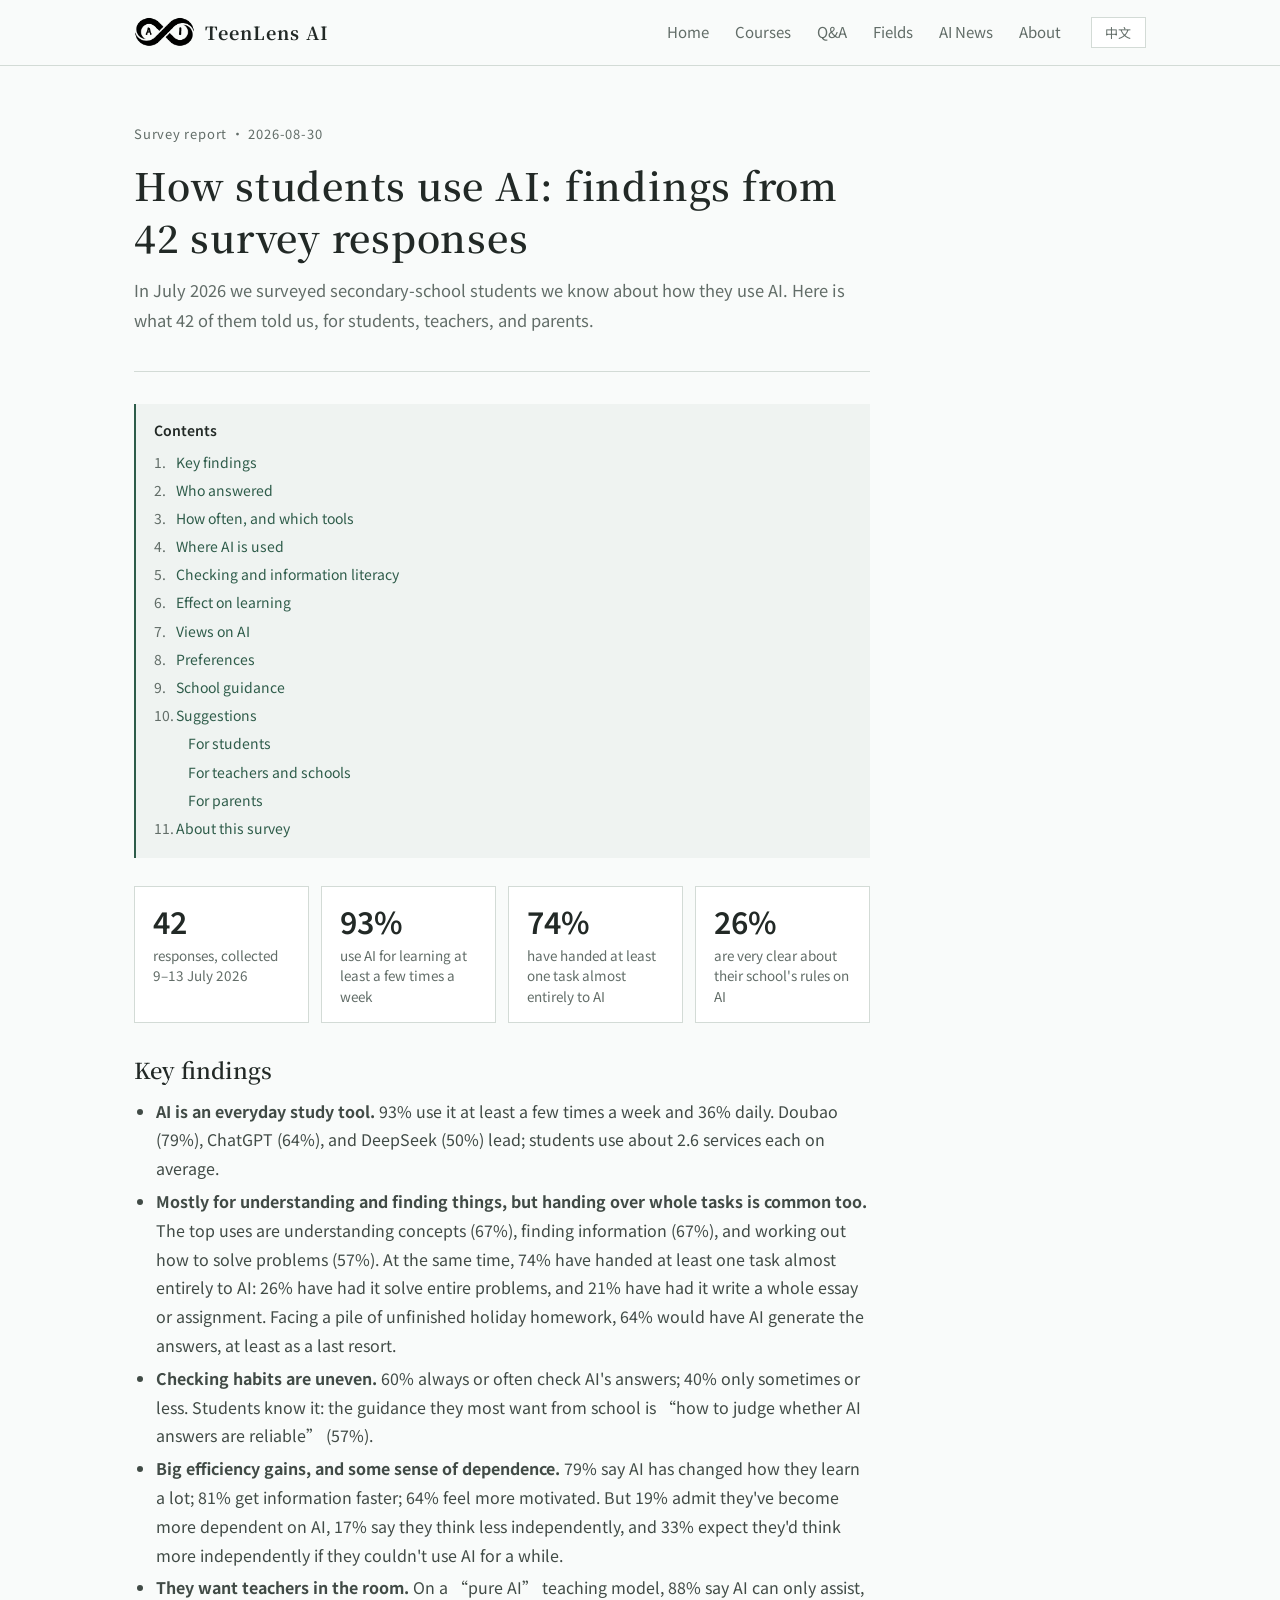
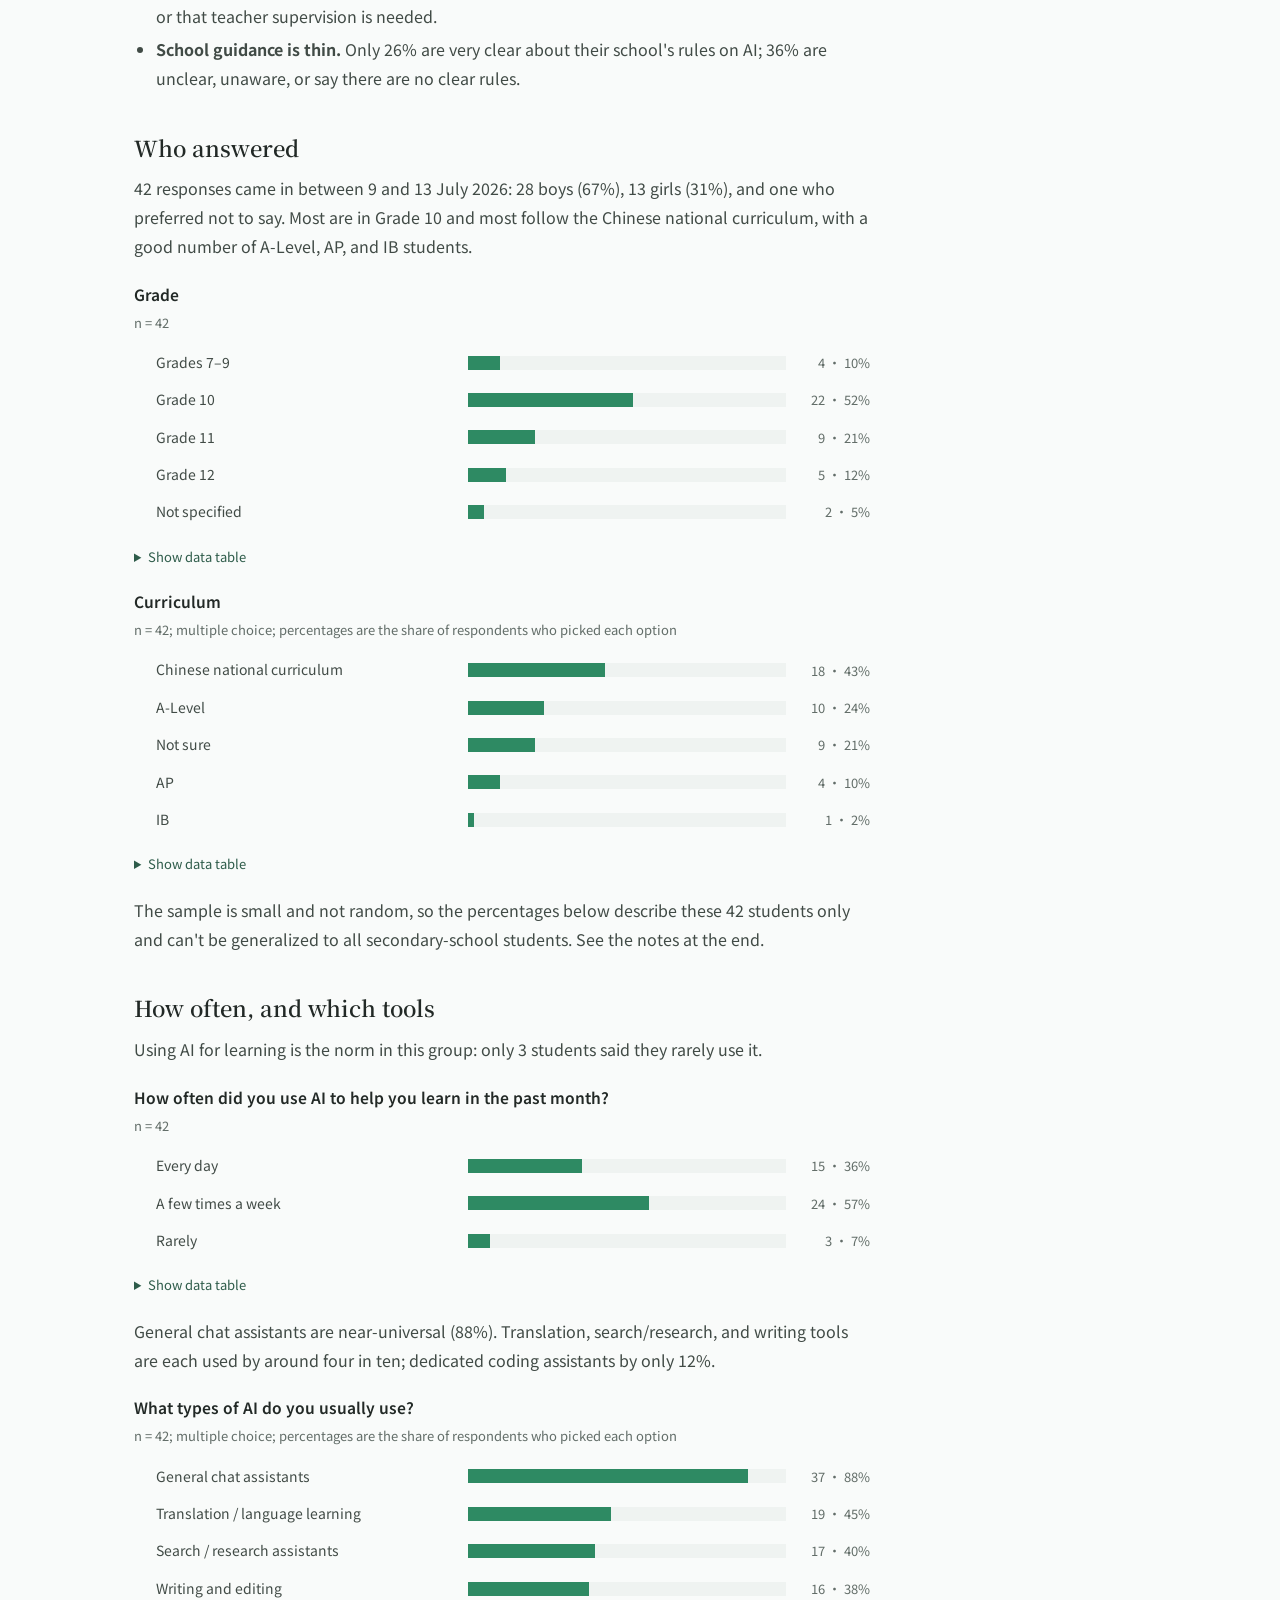
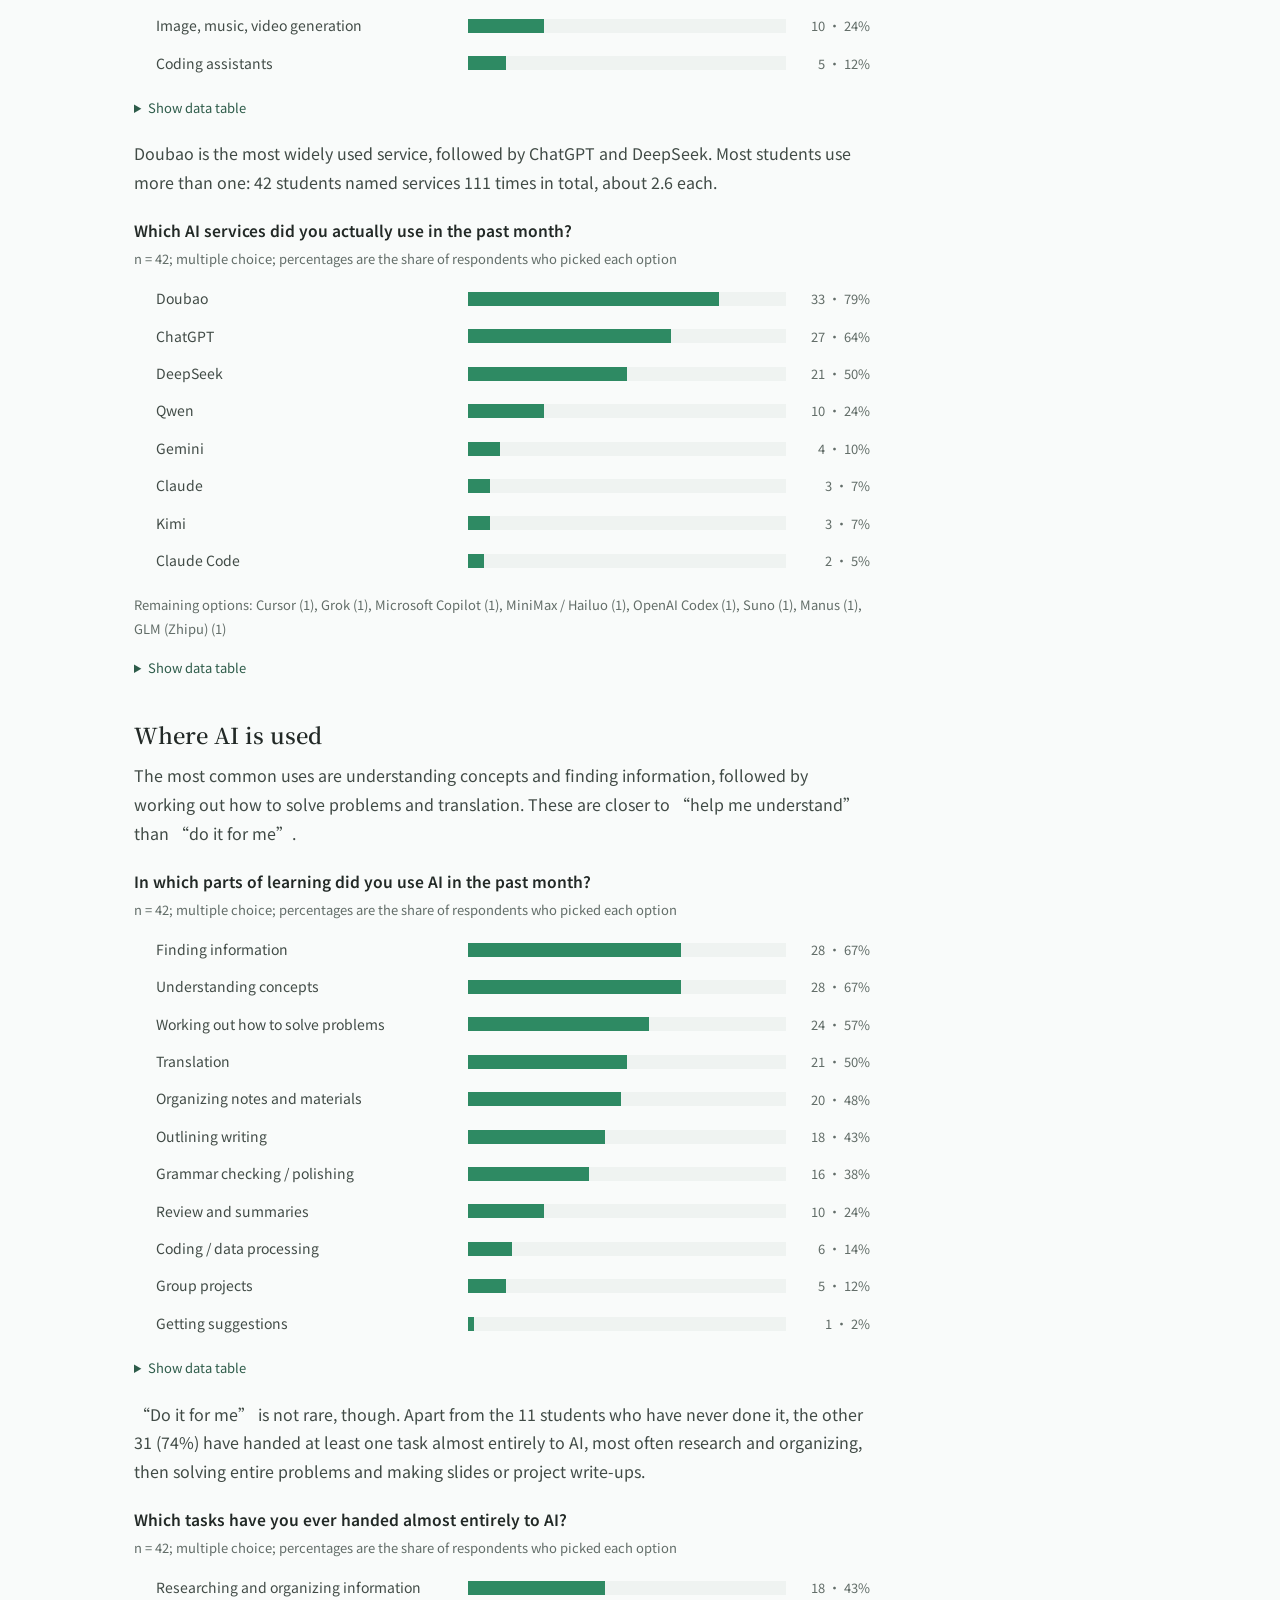
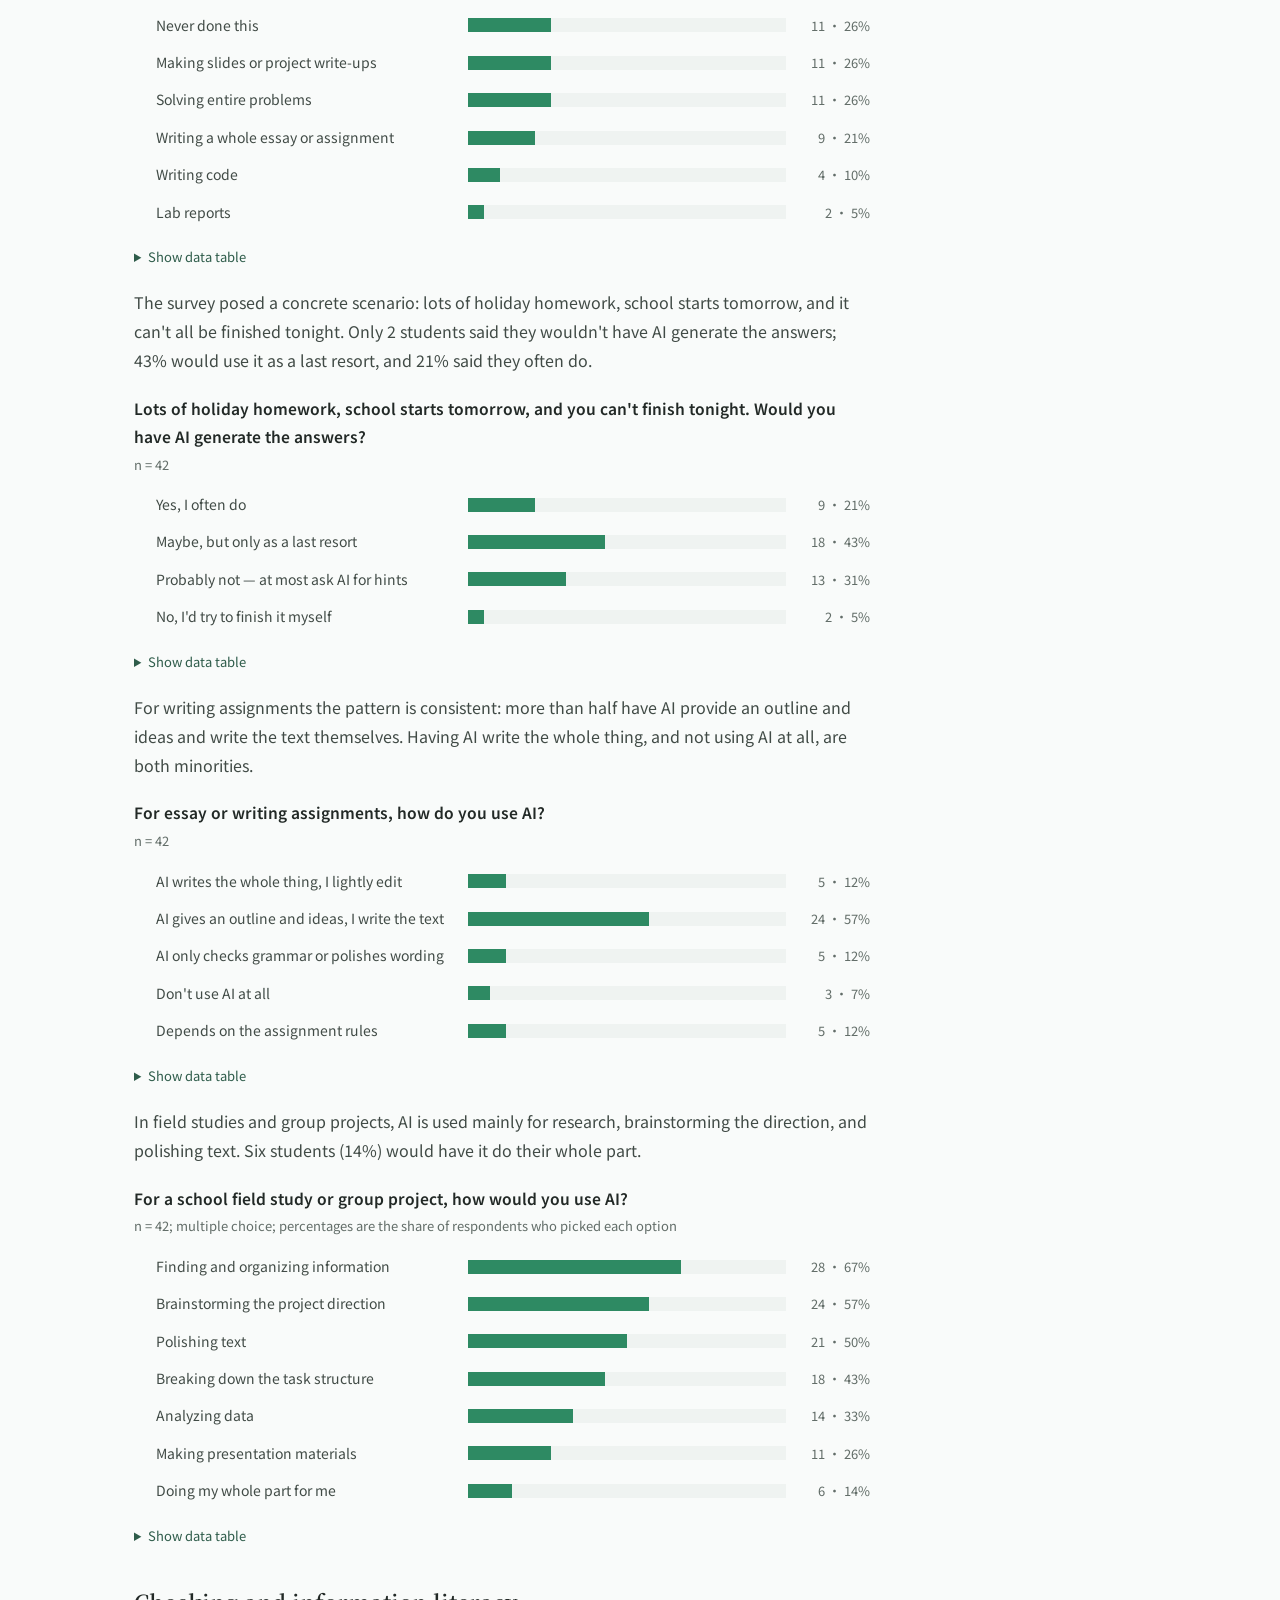
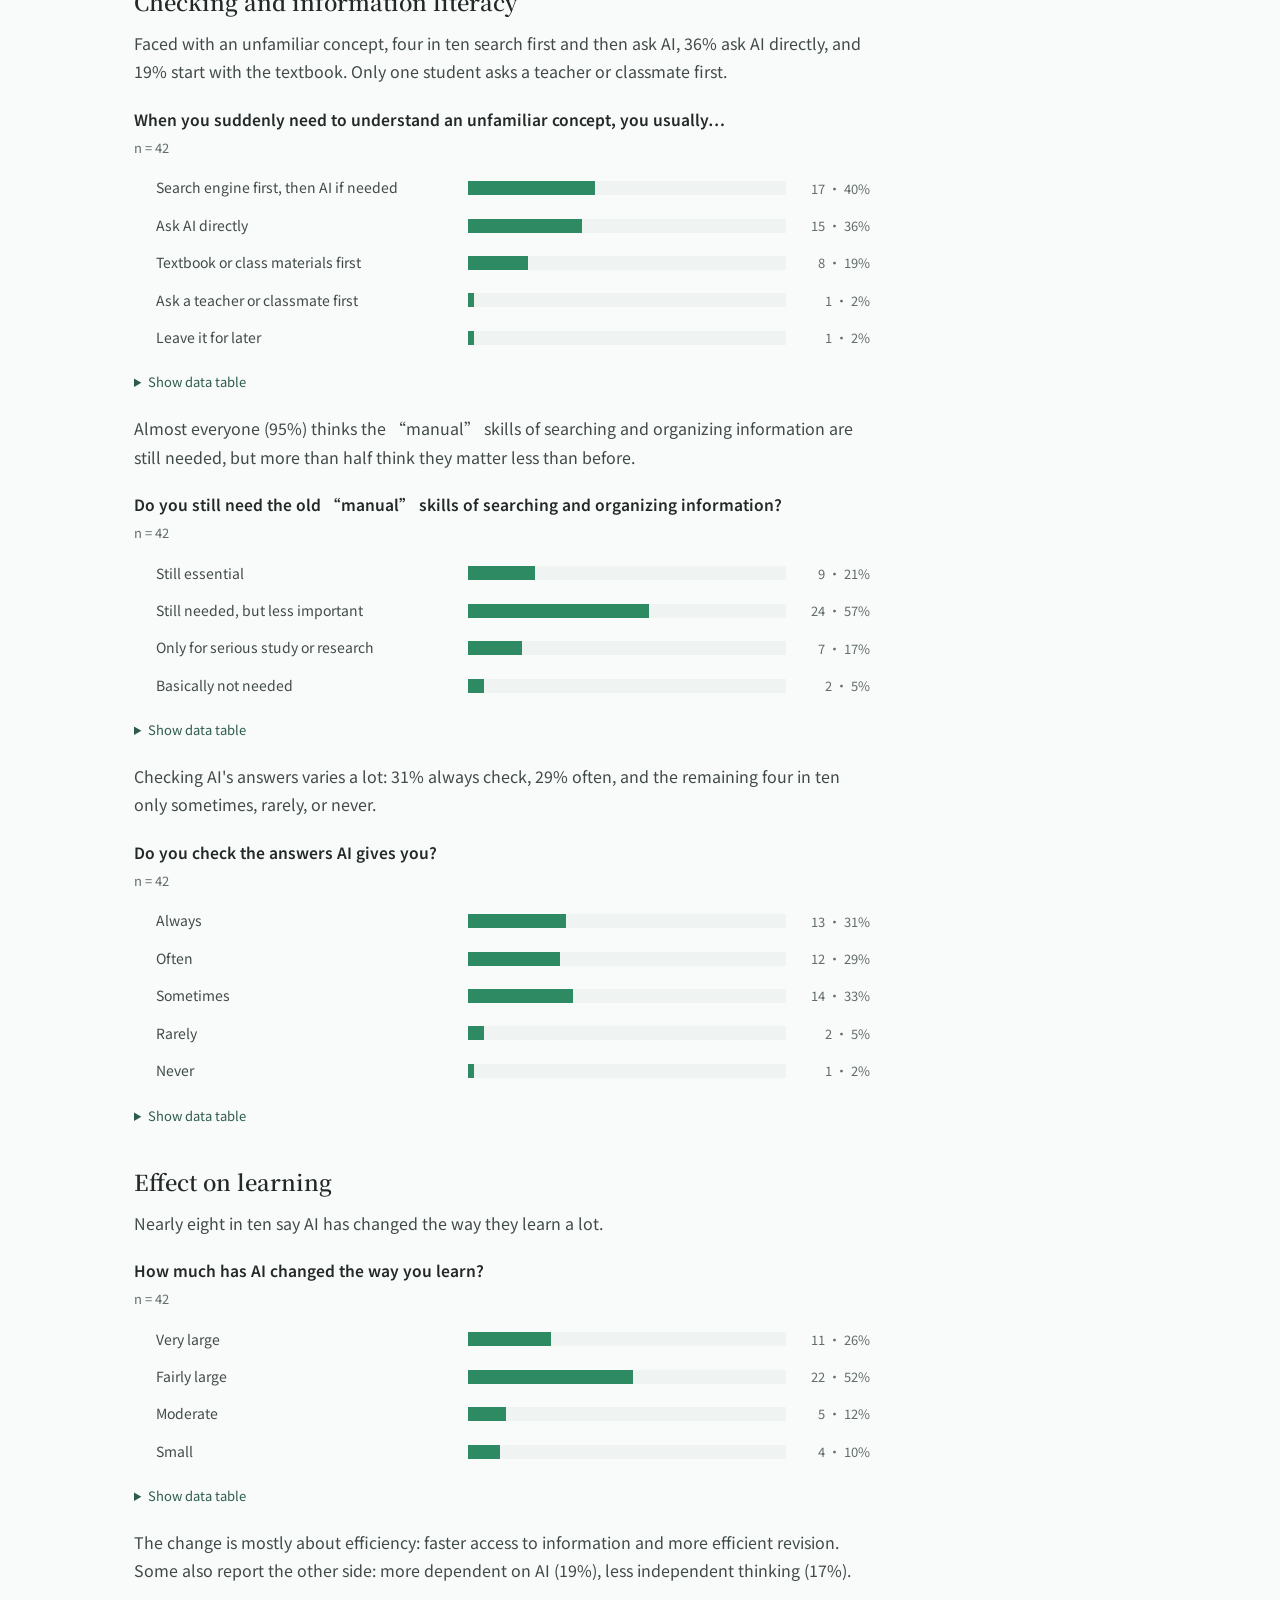
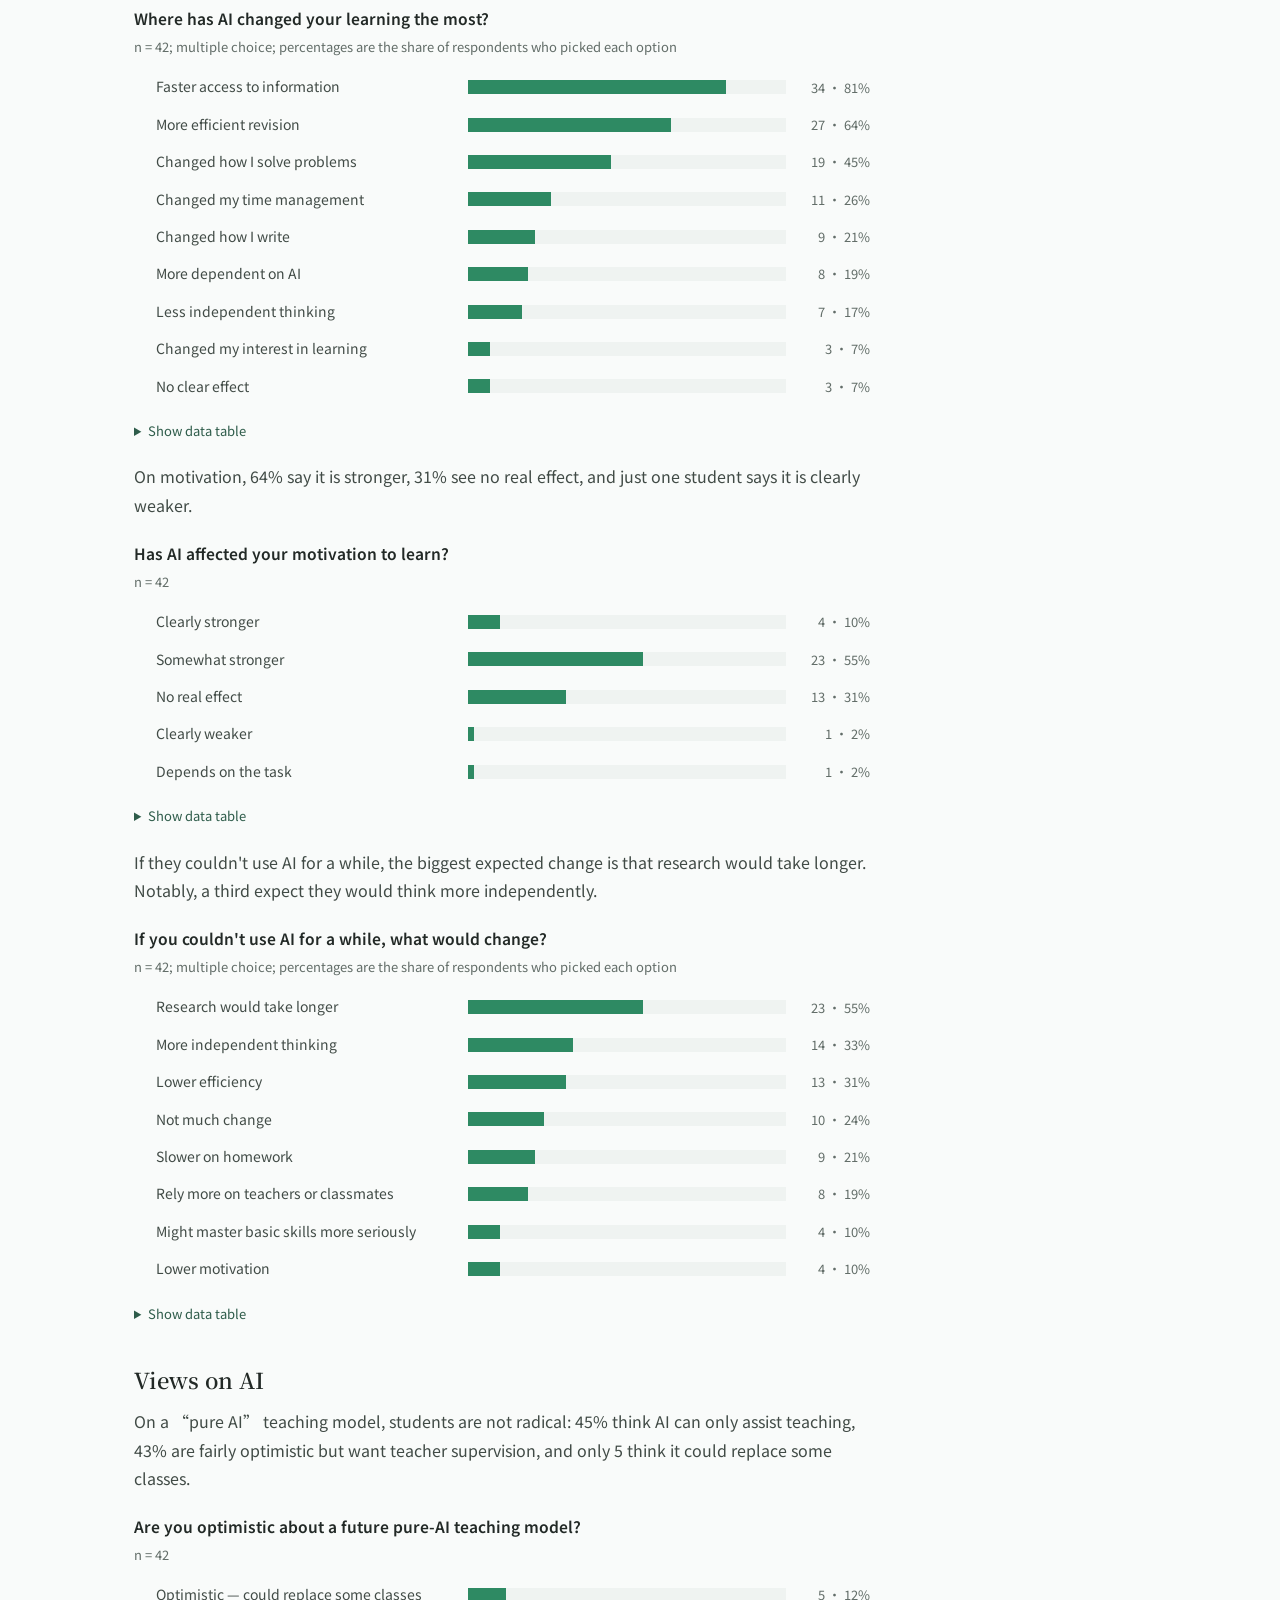
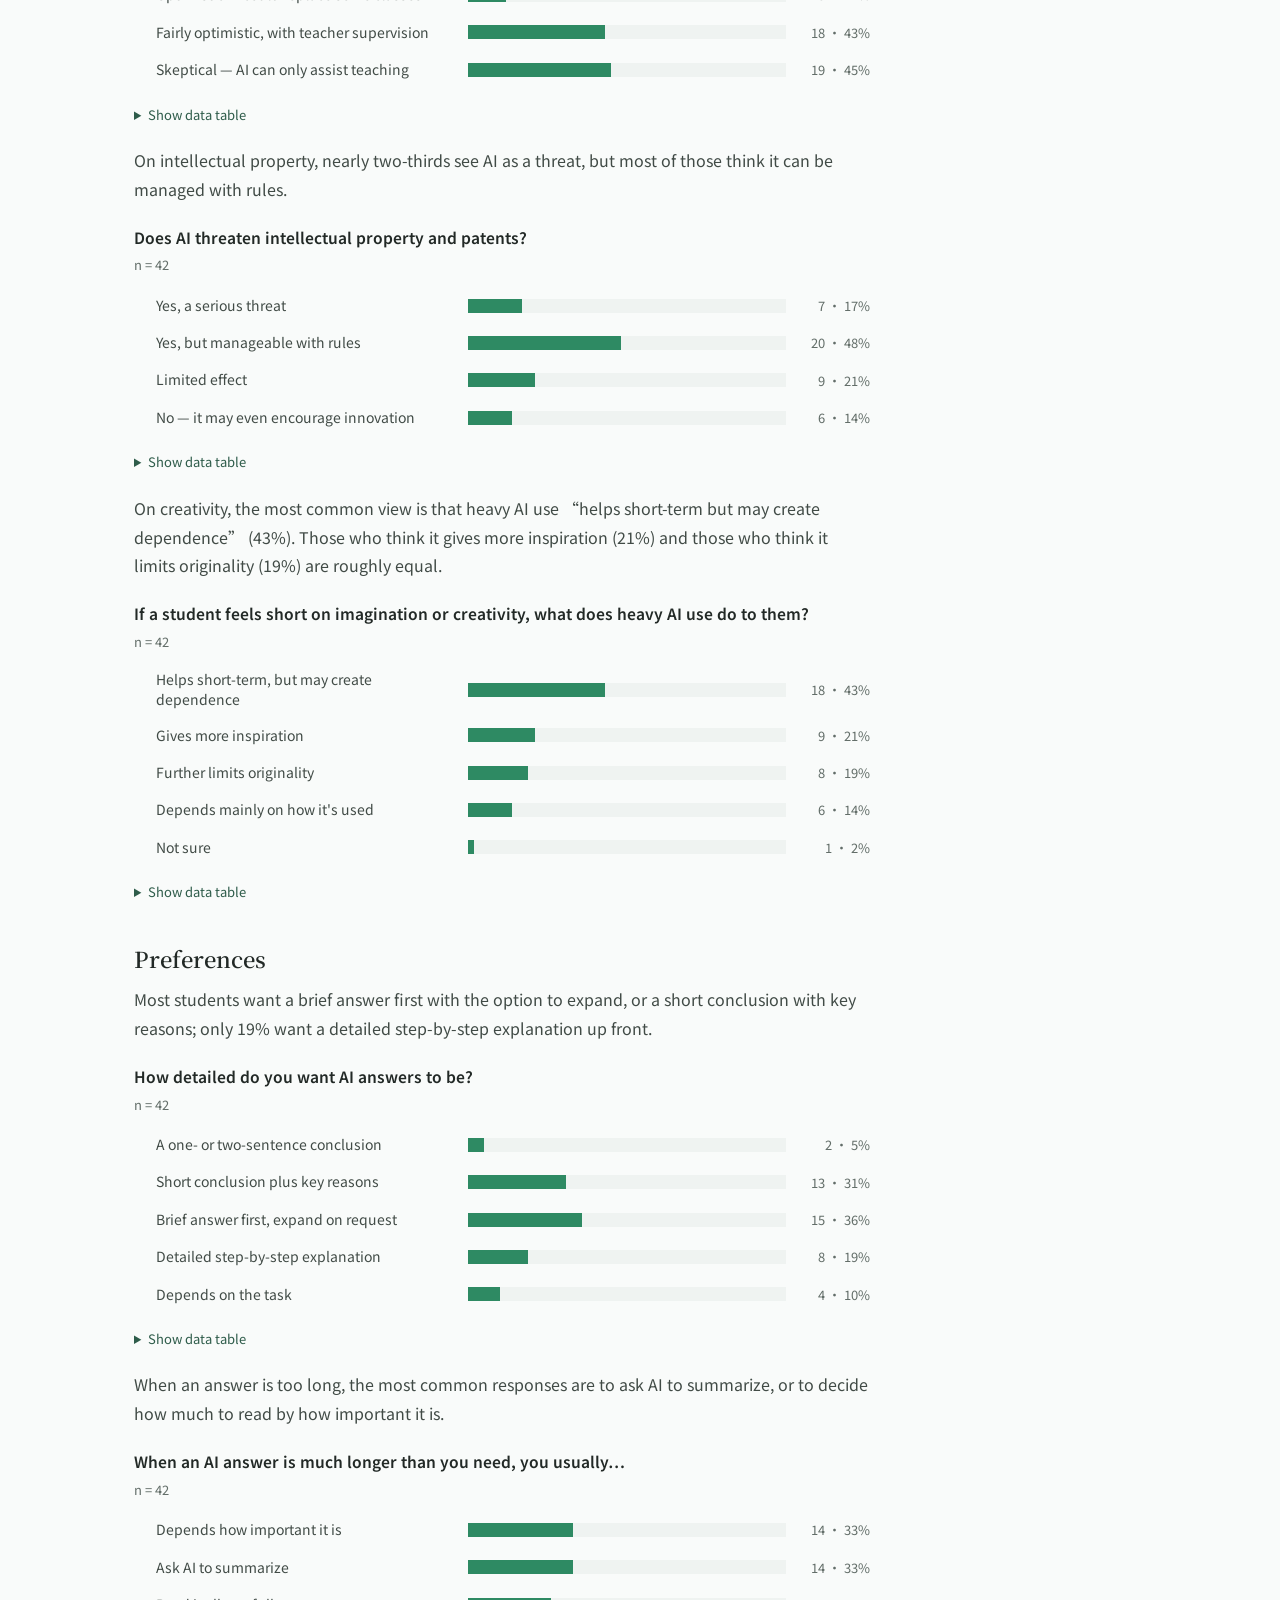
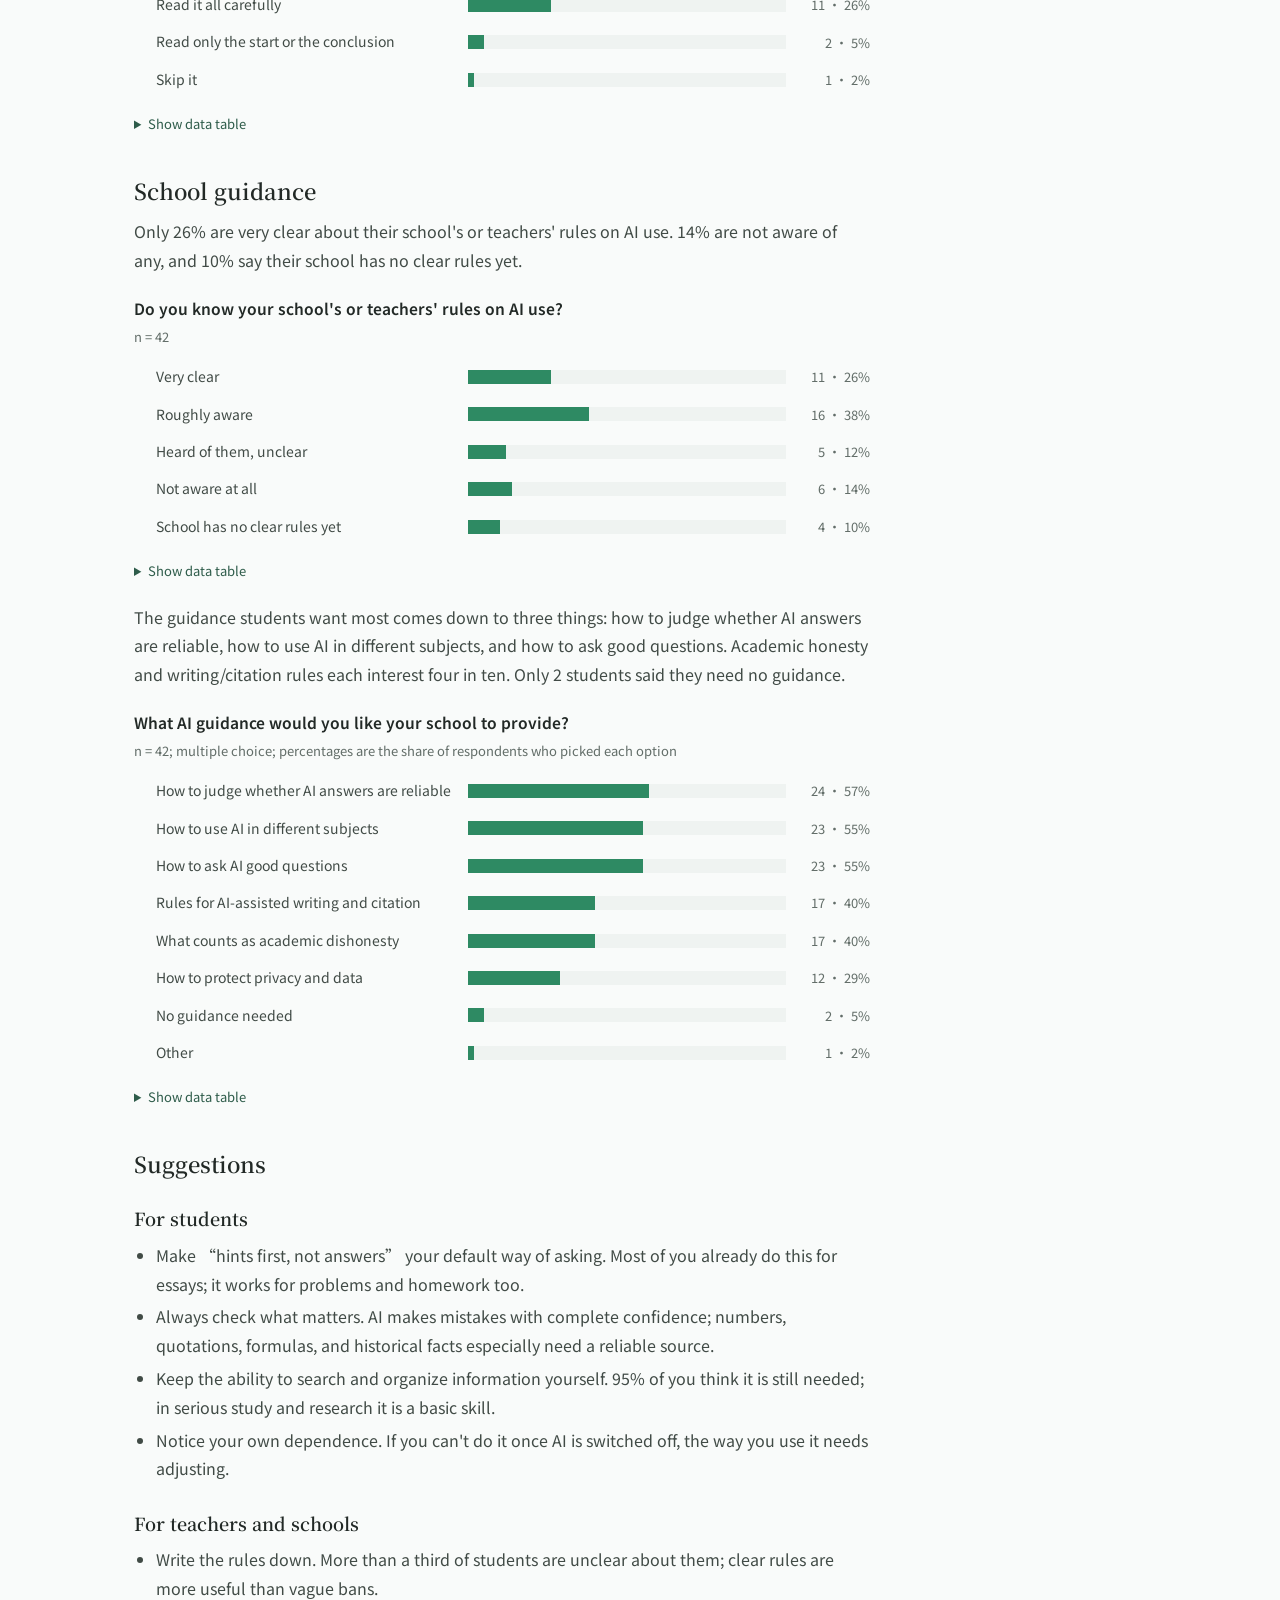
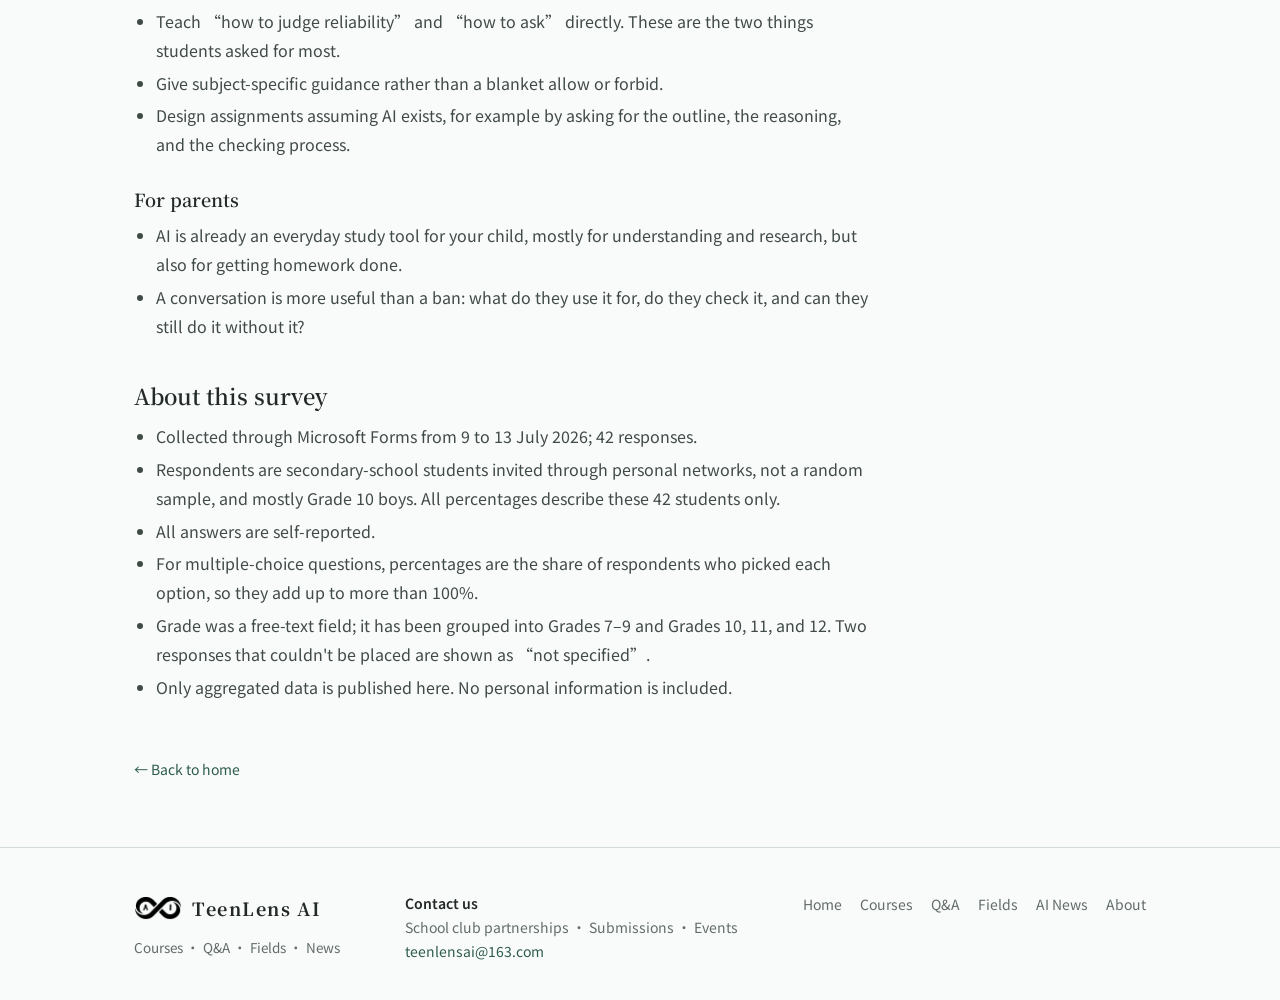
<file: reports/ai-usage-survey-2026-07-013d6a82.html>
<!DOCTYPE html>
<html lang="zh-CN" data-lang="zh">
<head>
<meta charset="UTF-8">
<meta name="viewport" content="width=device-width, initial-scale=1.0">
<title>中学生 AI 使用情况调研（2026 年 7 月） · AI无界</title>
<meta name="description" content="42 位中学生关于 AI 学习使用情况的问卷结果：使用频率、常用工具、使用场景、核查习惯、影响与看法，以及给学生、老师和家长的建议。">
<!-- head noindex -->
<meta name="robots" content="noindex, nofollow">
<meta property="og:type" content="website">
<meta property="og:site_name" content="AI无界 · TeenLens AI">
<meta property="og:title" content="中学生 AI 使用情况调研（2026 年 7 月） · AI无界">
<meta property="og:description" content="42 位中学生关于 AI 学习使用情况的问卷结果：使用频率、常用工具、使用场景、核查习惯、影响与看法，以及给学生、老师和家长的建议。">
<meta property="og:url" content="https://teenlensai.org/reports/ai-usage-survey-2026-07-013d6a82.html">
<meta property="og:image" content="https://teenlensai.org/assets/og-image.png">
<meta name="twitter:card" content="summary_large_image">
<link rel="icon" type="image/png" sizes="32x32" href="/assets/favicon-32.png?v=1631d09a">
<link rel="apple-touch-icon" href="/assets/apple-touch-icon.png?v=1631d09a">
<link rel="stylesheet" href="/assets/style.css?v=1631d09a">
<link rel="preconnect" href="https://fonts.googleapis.com">
<link rel="preconnect" href="https://fonts.gstatic.com" crossorigin>
<link rel="stylesheet" href="https://fonts.googleapis.com/css2?family=Noto+Sans+SC:wght@400;500;700&family=Noto+Serif+SC:wght@500;600;700&display=swap" media="print" onload="this.media='all'">
<script>try{var s=localStorage.getItem("site-lang");document.documentElement.dataset.lang=s?(s==="en"?"en":"zh"):(/^zh/i.test(navigator.language||"")?"zh":"en");}catch(e){document.documentElement.dataset.lang="zh";}</script>
<!-- /head -->
</head>
<body>
<!-- header -->
<a class="skip-link" href="#main"><span class="zh">跳到主要内容</span><span class="en">Skip to content</span></a>
<header class="site-header">
  <div class="container header-inner">
    <a href="/" class="brand">
      <img class="brand-logo" src="/assets/logo.png?v=1631d09a" alt="" width="60" height="30">
      <span class="brand-name"><span class="zh">AI无界</span><span class="en">TeenLens AI</span></span>
    </a>
    <nav class="site-nav" id="site-nav" aria-label="主导航 Main navigation">
      <a href="/" data-nav="home"><span class="zh">首页</span><span class="en">Home</span></a>
      <a href="/courses.html" data-nav="courses"><span class="zh">课程分享</span><span class="en">Courses</span></a>
      <a href="/qa.html" data-nav="qa"><span class="zh">经验答疑</span><span class="en">Q&amp;A</span></a>
      <a href="/fields.html" data-nav="fields"><span class="zh">学科方向</span><span class="en">Fields</span></a>
      <a href="/news.html" data-nav="news"><span class="zh">AI 资讯</span><span class="en">AI News</span></a>
      <a href="/about.html" data-nav="about"><span class="zh">关于</span><span class="en">About</span></a>
    </nav>
    <div class="header-actions">
      <button id="lang-toggle" class="lang-toggle" type="button" aria-label="切换语言 / Switch language"><span class="zh">EN</span><span class="en">中文</span></button>
      <button class="nav-toggle" type="button" aria-expanded="false" aria-controls="site-nav" aria-label="菜单 / Menu">☰</button>
    </div>
  </div>
</header>
<!-- /header -->

<main id="main">
  <div class="container">
    <article class="post">
      <p class="post-meta"><span class="zh">调研报告</span><span class="en">Survey report</span> · 2026-08-30</p>
      <h1 class="post-title"><span class="zh">中学生 AI 使用情况调研：42 份回答里的发现</span><span class="en">How students use AI: findings from 42 survey responses</span></h1>
      <p class="post-lede"><span class="zh">2026 年 7 月，我们向身边的中学生发起了一次关于 AI 使用情况的问卷调查。这里是结果的整理，供学生、老师和家长参考。</span><span class="en">In July 2026 we surveyed secondary-school students we know about how they use AI. Here is what 42 of them told us, for students, teachers, and parents.</span></p>

      <div class="post-body report-body zh">
        <div class="stat-grid">
          <div class="stat"><span class="stat-value">42</span><span class="stat-label">份回答，2026 年 7 月 9–13 日收集</span></div>
          <div class="stat"><span class="stat-value">93%</span><span class="stat-label">每周至少使用 AI 辅助学习几次</span></div>
          <div class="stat"><span class="stat-value">74%</span><span class="stat-label">曾把至少一项学习任务几乎完全交给 AI</span></div>
          <div class="stat"><span class="stat-value">26%</span><span class="stat-label">非常清楚学校或老师对 AI 使用的要求</span></div>
        </div>

        <h2>主要发现</h2>
        <ul>
          <li><strong>AI 已经是日常学习工具。</strong>93% 的同学每周至少使用几次，36% 每天使用。最常用的是豆包（79%）、ChatGPT（64%）和 DeepSeek（50%），平均每人用过约 2.6 种服务。</li>
          <li><strong>主要用来理解和查找，但「整个交出去」也不少见。</strong>使用最多的环节是理解概念（67%）、查找资料（67%）和解题思路（57%）。同时，74% 的同学曾把至少一项任务几乎完全交给 AI：26% 让 AI 解答过完整题目，21% 让 AI 写过整篇作文或作业。假期作业赶不完时，64% 表示会用 AI 直接生成答案，至少作为应急。</li>
          <li><strong>核查习惯参差不齐。</strong>60% 的同学总是或经常核查 AI 的答案，40% 只是偶尔或更少。同学们自己也意识到这一点：最希望学校教的正是「如何判断 AI 答案是否可靠」（57%）。</li>
          <li><strong>效率明显提高，但一部分人感到了依赖。</strong>79% 认为 AI 对学习方式影响较大或很大，81% 觉得获取资料更快，64% 觉得学习动力有所增强。同时 19% 承认更依赖 AI，17% 觉得独立思考减少；假如一段时间不能用 AI，33% 预计自己会独立思考变多。</li>
          <li><strong>希望老师留在课堂里。</strong>对「纯 AI 教学」，88% 的同学认为 AI 只能辅助，或者需要教师监督。</li>
          <li><strong>学校的指导还不够清楚。</strong>只有 26% 非常清楚学校或老师对 AI 使用的要求，36% 不清楚、完全不了解，或者表示学校没有明确要求。</li>
        </ul>

        <h2>谁回答了问卷</h2>
        <p>共收到 42 份回答，来自 2026 年 7 月 9 日至 13 日。男生 28 人（67%），女生 13 人（31%），1 人不便透露。年级以高一为主，课程体系以体制内为主，也有不少 A-Level、AP 和 IB 的同学。</p>
        <!-- chart grade zh -->
<figure class="chart">
    <figcaption><span class="chart-title">你的年级？</span><span class="chart-note">n = 42</span></figcaption>
    <ol class="bars">
      <li class="bar-row" title="初中（7–9 年级）: 4 (10%)"><span class="bar-label">初中（7–9 年级）</span><span class="bar-track"><span class="bar-fill" style="width:10%"></span></span><span class="bar-value">4 · 10%</span></li>
      <li class="bar-row" title="高一（10 年级）: 22 (52%)"><span class="bar-label">高一（10 年级）</span><span class="bar-track"><span class="bar-fill" style="width:52%"></span></span><span class="bar-value">22 · 52%</span></li>
      <li class="bar-row" title="高二（11 年级）: 9 (21%)"><span class="bar-label">高二（11 年级）</span><span class="bar-track"><span class="bar-fill" style="width:21%"></span></span><span class="bar-value">9 · 21%</span></li>
      <li class="bar-row" title="高三（12 年级）: 5 (12%)"><span class="bar-label">高三（12 年级）</span><span class="bar-track"><span class="bar-fill" style="width:12%"></span></span><span class="bar-value">5 · 12%</span></li>
      <li class="bar-row" title="未注明: 2 (5%)"><span class="bar-label">未注明</span><span class="bar-track"><span class="bar-fill" style="width:5%"></span></span><span class="bar-value">2 · 5%</span></li>
    </ol>
    <details class="chart-data"><summary>查看数据表</summary>
      <table><thead><tr><th>选项</th><th>人数</th><th>占比</th></tr></thead>
      <tbody>
        <tr><td>初中（7–9 年级）</td><td>4</td><td>10%</td></tr>
        <tr><td>高一（10 年级）</td><td>22</td><td>52%</td></tr>
        <tr><td>高二（11 年级）</td><td>9</td><td>21%</td></tr>
        <tr><td>高三（12 年级）</td><td>5</td><td>12%</td></tr>
        <tr><td>未注明</td><td>2</td><td>5%</td></tr>
      </tbody></table>
    </details>
</figure>
<!-- /chart -->
        <!-- chart curriculum zh -->
<figure class="chart">
    <figcaption><span class="chart-title">你的课程体系是？</span><span class="chart-note">n = 42，可多选，百分比为选择该项的人数占比</span></figcaption>
    <ol class="bars">
      <li class="bar-row" title="体制内课程: 18 (43%)"><span class="bar-label">体制内课程</span><span class="bar-track"><span class="bar-fill" style="width:43%"></span></span><span class="bar-value">18 · 43%</span></li>
      <li class="bar-row" title="A-Level: 10 (24%)"><span class="bar-label">A-Level</span><span class="bar-track"><span class="bar-fill" style="width:24%"></span></span><span class="bar-value">10 · 24%</span></li>
      <li class="bar-row" title="不确定: 9 (21%)"><span class="bar-label">不确定</span><span class="bar-track"><span class="bar-fill" style="width:21%"></span></span><span class="bar-value">9 · 21%</span></li>
      <li class="bar-row" title="AP: 4 (10%)"><span class="bar-label">AP</span><span class="bar-track"><span class="bar-fill" style="width:10%"></span></span><span class="bar-value">4 · 10%</span></li>
      <li class="bar-row" title="IB: 1 (2%)"><span class="bar-label">IB</span><span class="bar-track"><span class="bar-fill" style="width:2%"></span></span><span class="bar-value">1 · 2%</span></li>
    </ol>
    <details class="chart-data"><summary>查看数据表</summary>
      <table><thead><tr><th>选项</th><th>人数</th><th>占比</th></tr></thead>
      <tbody>
        <tr><td>体制内课程</td><td>18</td><td>43%</td></tr>
        <tr><td>A-Level</td><td>10</td><td>24%</td></tr>
        <tr><td>不确定</td><td>9</td><td>21%</td></tr>
        <tr><td>AP</td><td>4</td><td>10%</td></tr>
        <tr><td>IB</td><td>1</td><td>2%</td></tr>
      </tbody></table>
    </details>
</figure>
<!-- /chart -->
        <p>样本不大，也不是随机抽样，所以下面的百分比只描述这 42 位同学的情况，不能推广到所有中学生。详见文末的说明。</p>

        <h2>用得有多频繁，用什么</h2>
        <p>AI 辅助学习在这群同学里已经是常态：只有 3 人表示很少使用。</p>
        <!-- chart frequency zh -->
<figure class="chart">
    <figcaption><span class="chart-title">过去一个月，你使用 AI 辅助学习的频率是？</span><span class="chart-note">n = 42</span></figcaption>
    <ol class="bars">
      <li class="bar-row" title="每天: 15 (36%)"><span class="bar-label">每天</span><span class="bar-track"><span class="bar-fill" style="width:36%"></span></span><span class="bar-value">15 · 36%</span></li>
      <li class="bar-row" title="每周几次: 24 (57%)"><span class="bar-label">每周几次</span><span class="bar-track"><span class="bar-fill" style="width:57%"></span></span><span class="bar-value">24 · 57%</span></li>
      <li class="bar-row" title="很少: 3 (7%)"><span class="bar-label">很少</span><span class="bar-track"><span class="bar-fill" style="width:7%"></span></span><span class="bar-value">3 · 7%</span></li>
    </ol>
    <details class="chart-data"><summary>查看数据表</summary>
      <table><thead><tr><th>选项</th><th>人数</th><th>占比</th></tr></thead>
      <tbody>
        <tr><td>每天</td><td>15</td><td>36%</td></tr>
        <tr><td>每周几次</td><td>24</td><td>57%</td></tr>
        <tr><td>很少</td><td>3</td><td>7%</td></tr>
      </tbody></table>
    </details>
</figure>
<!-- /chart -->
        <p>通用问答类 AI 几乎人人都用（88%）。翻译、搜索整理和写作润色类各有四成左右的人在用，专门的编程类 AI 只有 12%。</p>
        <!-- chart ai_types zh -->
<figure class="chart">
    <figcaption><span class="chart-title">你平时使用哪些类型的 AI？</span><span class="chart-note">n = 42，可多选，百分比为选择该项的人数占比</span></figcaption>
    <ol class="bars">
      <li class="bar-row" title="通用问答类 AI: 37 (88%)"><span class="bar-label">通用问答类 AI</span><span class="bar-track"><span class="bar-fill" style="width:88%"></span></span><span class="bar-value">37 · 88%</span></li>
      <li class="bar-row" title="翻译或语言学习类 AI: 19 (45%)"><span class="bar-label">翻译或语言学习类 AI</span><span class="bar-track"><span class="bar-fill" style="width:45%"></span></span><span class="bar-value">19 · 45%</span></li>
      <li class="bar-row" title="搜索或资料整理类 AI: 17 (40%)"><span class="bar-label">搜索或资料整理类 AI</span><span class="bar-track"><span class="bar-fill" style="width:40%"></span></span><span class="bar-value">17 · 40%</span></li>
      <li class="bar-row" title="写作润色类 AI: 16 (38%)"><span class="bar-label">写作润色类 AI</span><span class="bar-track"><span class="bar-fill" style="width:38%"></span></span><span class="bar-value">16 · 38%</span></li>
      <li class="bar-row" title="图片、音乐、视频生成类 AI: 10 (24%)"><span class="bar-label">图片、音乐、视频生成类 AI</span><span class="bar-track"><span class="bar-fill" style="width:24%"></span></span><span class="bar-value">10 · 24%</span></li>
      <li class="bar-row" title="编程类 AI: 5 (12%)"><span class="bar-label">编程类 AI</span><span class="bar-track"><span class="bar-fill" style="width:12%"></span></span><span class="bar-value">5 · 12%</span></li>
    </ol>
    <details class="chart-data"><summary>查看数据表</summary>
      <table><thead><tr><th>选项</th><th>人数</th><th>占比</th></tr></thead>
      <tbody>
        <tr><td>通用问答类 AI</td><td>37</td><td>88%</td></tr>
        <tr><td>翻译或语言学习类 AI</td><td>19</td><td>45%</td></tr>
        <tr><td>搜索或资料整理类 AI</td><td>17</td><td>40%</td></tr>
        <tr><td>写作润色类 AI</td><td>16</td><td>38%</td></tr>
        <tr><td>图片、音乐、视频生成类 AI</td><td>10</td><td>24%</td></tr>
        <tr><td>编程类 AI</td><td>5</td><td>12%</td></tr>
      </tbody></table>
    </details>
</figure>
<!-- /chart -->
        <p>豆包是使用最广的服务，ChatGPT 和 DeepSeek 紧随其后。多数同学同时使用不止一种：42 人共提到 111 次服务，平均每人约 2.6 种。</p>
        <!-- chart services zh top=8 -->
<figure class="chart">
    <figcaption><span class="chart-title">过去一个月，你实际使用过哪些 AI 服务？</span><span class="chart-note">n = 42，可多选，百分比为选择该项的人数占比</span></figcaption>
    <ol class="bars">
      <li class="bar-row" title="豆包: 33 (79%)"><span class="bar-label">豆包</span><span class="bar-track"><span class="bar-fill" style="width:79%"></span></span><span class="bar-value">33 · 79%</span></li>
      <li class="bar-row" title="ChatGPT: 27 (64%)"><span class="bar-label">ChatGPT</span><span class="bar-track"><span class="bar-fill" style="width:64%"></span></span><span class="bar-value">27 · 64%</span></li>
      <li class="bar-row" title="DeepSeek: 21 (50%)"><span class="bar-label">DeepSeek</span><span class="bar-track"><span class="bar-fill" style="width:50%"></span></span><span class="bar-value">21 · 50%</span></li>
      <li class="bar-row" title="通义千问 Qwen: 10 (24%)"><span class="bar-label">通义千问 Qwen</span><span class="bar-track"><span class="bar-fill" style="width:24%"></span></span><span class="bar-value">10 · 24%</span></li>
      <li class="bar-row" title="Gemini: 4 (10%)"><span class="bar-label">Gemini</span><span class="bar-track"><span class="bar-fill" style="width:10%"></span></span><span class="bar-value">4 · 10%</span></li>
      <li class="bar-row" title="Claude: 3 (7%)"><span class="bar-label">Claude</span><span class="bar-track"><span class="bar-fill" style="width:7%"></span></span><span class="bar-value">3 · 7%</span></li>
      <li class="bar-row" title="Kimi: 3 (7%)"><span class="bar-label">Kimi</span><span class="bar-track"><span class="bar-fill" style="width:7%"></span></span><span class="bar-value">3 · 7%</span></li>
      <li class="bar-row" title="Claude Code: 2 (5%)"><span class="bar-label">Claude Code</span><span class="bar-track"><span class="bar-fill" style="width:5%"></span></span><span class="bar-value">2 · 5%</span></li>
    </ol>
    <p class="chart-rest">其余各项：Cursor（1）、Grok（1）、Microsoft Copilot（1）、MiniMax 或海螺 AI（1）、OpenAI Codex（1）、Suno（1）、manus（1）、智谱清言 GLM（1）</p>
    <details class="chart-data"><summary>查看数据表</summary>
      <table><thead><tr><th>选项</th><th>人数</th><th>占比</th></tr></thead>
      <tbody>
        <tr><td>豆包</td><td>33</td><td>79%</td></tr>
        <tr><td>ChatGPT</td><td>27</td><td>64%</td></tr>
        <tr><td>DeepSeek</td><td>21</td><td>50%</td></tr>
        <tr><td>通义千问 Qwen</td><td>10</td><td>24%</td></tr>
        <tr><td>Gemini</td><td>4</td><td>10%</td></tr>
        <tr><td>Claude</td><td>3</td><td>7%</td></tr>
        <tr><td>Kimi</td><td>3</td><td>7%</td></tr>
        <tr><td>Claude Code</td><td>2</td><td>5%</td></tr>
        <tr><td>Cursor</td><td>1</td><td>2%</td></tr>
        <tr><td>Grok</td><td>1</td><td>2%</td></tr>
        <tr><td>Microsoft Copilot</td><td>1</td><td>2%</td></tr>
        <tr><td>MiniMax 或海螺 AI</td><td>1</td><td>2%</td></tr>
        <tr><td>OpenAI Codex</td><td>1</td><td>2%</td></tr>
        <tr><td>Suno</td><td>1</td><td>2%</td></tr>
        <tr><td>manus</td><td>1</td><td>2%</td></tr>
        <tr><td>智谱清言 GLM</td><td>1</td><td>2%</td></tr>
      </tbody></table>
    </details>
</figure>
<!-- /chart -->

        <h2>用在哪些学习环节</h2>
        <p>使用最多的是理解概念和查找资料，其次是解题思路和翻译。这些更接近「帮我搞懂」，而不是「帮我做完」。</p>
        <!-- chart stages zh -->
<figure class="chart">
    <figcaption><span class="chart-title">过去一个月，你在哪些学习环节使用过 AI 协助？</span><span class="chart-note">n = 42，可多选，百分比为选择该项的人数占比</span></figcaption>
    <ol class="bars">
      <li class="bar-row" title="查找资料: 28 (67%)"><span class="bar-label">查找资料</span><span class="bar-track"><span class="bar-fill" style="width:67%"></span></span><span class="bar-value">28 · 67%</span></li>
      <li class="bar-row" title="理解概念: 28 (67%)"><span class="bar-label">理解概念</span><span class="bar-track"><span class="bar-fill" style="width:67%"></span></span><span class="bar-value">28 · 67%</span></li>
      <li class="bar-row" title="解题思路: 24 (57%)"><span class="bar-label">解题思路</span><span class="bar-track"><span class="bar-fill" style="width:57%"></span></span><span class="bar-value">24 · 57%</span></li>
      <li class="bar-row" title="翻译: 21 (50%)"><span class="bar-label">翻译</span><span class="bar-track"><span class="bar-fill" style="width:50%"></span></span><span class="bar-value">21 · 50%</span></li>
      <li class="bar-row" title="整理资料: 20 (48%)"><span class="bar-label">整理资料</span><span class="bar-track"><span class="bar-fill" style="width:48%"></span></span><span class="bar-value">20 · 48%</span></li>
      <li class="bar-row" title="写作大纲: 18 (43%)"><span class="bar-label">写作大纲</span><span class="bar-track"><span class="bar-fill" style="width:43%"></span></span><span class="bar-value">18 · 43%</span></li>
      <li class="bar-row" title="语法检查或润色: 16 (38%)"><span class="bar-label">语法检查或润色</span><span class="bar-track"><span class="bar-fill" style="width:38%"></span></span><span class="bar-value">16 · 38%</span></li>
      <li class="bar-row" title="复习总结: 10 (24%)"><span class="bar-label">复习总结</span><span class="bar-track"><span class="bar-fill" style="width:24%"></span></span><span class="bar-value">10 · 24%</span></li>
      <li class="bar-row" title="编程或数据处理: 6 (14%)"><span class="bar-label">编程或数据处理</span><span class="bar-track"><span class="bar-fill" style="width:14%"></span></span><span class="bar-value">6 · 14%</span></li>
      <li class="bar-row" title="小组项目: 5 (12%)"><span class="bar-label">小组项目</span><span class="bar-track"><span class="bar-fill" style="width:12%"></span></span><span class="bar-value">5 · 12%</span></li>
      <li class="bar-row" title="提出建议: 1 (2%)"><span class="bar-label">提出建议</span><span class="bar-track"><span class="bar-fill" style="width:2%"></span></span><span class="bar-value">1 · 2%</span></li>
    </ol>
    <details class="chart-data"><summary>查看数据表</summary>
      <table><thead><tr><th>选项</th><th>人数</th><th>占比</th></tr></thead>
      <tbody>
        <tr><td>查找资料</td><td>28</td><td>67%</td></tr>
        <tr><td>理解概念</td><td>28</td><td>67%</td></tr>
        <tr><td>解题思路</td><td>24</td><td>57%</td></tr>
        <tr><td>翻译</td><td>21</td><td>50%</td></tr>
        <tr><td>整理资料</td><td>20</td><td>48%</td></tr>
        <tr><td>写作大纲</td><td>18</td><td>43%</td></tr>
        <tr><td>语法检查或润色</td><td>16</td><td>38%</td></tr>
        <tr><td>复习总结</td><td>10</td><td>24%</td></tr>
        <tr><td>编程或数据处理</td><td>6</td><td>14%</td></tr>
        <tr><td>小组项目</td><td>5</td><td>12%</td></tr>
        <tr><td>提出建议</td><td>1</td><td>2%</td></tr>
      </tbody></table>
    </details>
</figure>
<!-- /chart -->
        <p>不过，「帮我做完」也并不少见。除了 11 位从未这样做的同学，其余 31 人（74%）都曾把至少一项任务几乎完全交给 AI，最常见的是查资料整理，其次是解答完整题目和制作 PPT 或项目文案。</p>
        <!-- chart delegated zh -->
<figure class="chart">
    <figcaption><span class="chart-title">哪些学习任务你曾经几乎完全交给 AI 完成？</span><span class="chart-note">n = 42，可多选，百分比为选择该项的人数占比</span></figcaption>
    <ol class="bars">
      <li class="bar-row" title="查资料整理: 18 (43%)"><span class="bar-label">查资料整理</span><span class="bar-track"><span class="bar-fill" style="width:43%"></span></span><span class="bar-value">18 · 43%</span></li>
      <li class="bar-row" title="从未这样做: 11 (26%)"><span class="bar-label">从未这样做</span><span class="bar-track"><span class="bar-fill" style="width:26%"></span></span><span class="bar-value">11 · 26%</span></li>
      <li class="bar-row" title="制作 PPT 或项目文案: 11 (26%)"><span class="bar-label">制作 PPT 或项目文案</span><span class="bar-track"><span class="bar-fill" style="width:26%"></span></span><span class="bar-value">11 · 26%</span></li>
      <li class="bar-row" title="解答完整题目: 11 (26%)"><span class="bar-label">解答完整题目</span><span class="bar-track"><span class="bar-fill" style="width:26%"></span></span><span class="bar-value">11 · 26%</span></li>
      <li class="bar-row" title="完成整篇作文或作业: 9 (21%)"><span class="bar-label">完成整篇作文或作业</span><span class="bar-track"><span class="bar-fill" style="width:21%"></span></span><span class="bar-value">9 · 21%</span></li>
      <li class="bar-row" title="写代码: 4 (10%)"><span class="bar-label">写代码</span><span class="bar-track"><span class="bar-fill" style="width:10%"></span></span><span class="bar-value">4 · 10%</span></li>
      <li class="bar-row" title="实验报告: 2 (5%)"><span class="bar-label">实验报告</span><span class="bar-track"><span class="bar-fill" style="width:5%"></span></span><span class="bar-value">2 · 5%</span></li>
    </ol>
    <details class="chart-data"><summary>查看数据表</summary>
      <table><thead><tr><th>选项</th><th>人数</th><th>占比</th></tr></thead>
      <tbody>
        <tr><td>查资料整理</td><td>18</td><td>43%</td></tr>
        <tr><td>从未这样做</td><td>11</td><td>26%</td></tr>
        <tr><td>制作 PPT 或项目文案</td><td>11</td><td>26%</td></tr>
        <tr><td>解答完整题目</td><td>11</td><td>26%</td></tr>
        <tr><td>完成整篇作文或作业</td><td>9</td><td>21%</td></tr>
        <tr><td>写代码</td><td>4</td><td>10%</td></tr>
        <tr><td>实验报告</td><td>2</td><td>5%</td></tr>
      </tbody></table>
    </details>
</figure>
<!-- /chart -->
        <p>问卷设计了一个具体情境：假期作业很多，明天开学，今晚做不完。只有 2 人明确表示不会用 AI 生成答案；43% 会把它当作临时应急，21% 表示经常这样做。</p>
        <!-- chart crunch zh -->
<figure class="chart">
    <figcaption><span class="chart-title">如果假期作业很多，明天开学，你今天晚上无法全部完成，你会使用 AI 直接生成答案吗？</span><span class="chart-note">n = 42</span></figcaption>
    <ol class="bars">
      <li class="bar-row" title="会，经常这样做: 9 (21%)"><span class="bar-label">会，经常这样做</span><span class="bar-track"><span class="bar-fill" style="width:21%"></span></span><span class="bar-value">9 · 21%</span></li>
      <li class="bar-row" title="可能会，但只作为临时应急: 18 (43%)"><span class="bar-label">可能会，但只作为临时应急</span><span class="bar-track"><span class="bar-fill" style="width:43%"></span></span><span class="bar-value">18 · 43%</span></li>
      <li class="bar-row" title="不太会，最多让 AI 提供思路: 13 (31%)"><span class="bar-label">不太会，最多让 AI 提供思路</span><span class="bar-track"><span class="bar-fill" style="width:31%"></span></span><span class="bar-value">13 · 31%</span></li>
      <li class="bar-row" title="不会，我会尽量自己完成: 2 (5%)"><span class="bar-label">不会，我会尽量自己完成</span><span class="bar-track"><span class="bar-fill" style="width:5%"></span></span><span class="bar-value">2 · 5%</span></li>
    </ol>
    <details class="chart-data"><summary>查看数据表</summary>
      <table><thead><tr><th>选项</th><th>人数</th><th>占比</th></tr></thead>
      <tbody>
        <tr><td>会，经常这样做</td><td>9</td><td>21%</td></tr>
        <tr><td>可能会，但只作为临时应急</td><td>18</td><td>43%</td></tr>
        <tr><td>不太会，最多让 AI 提供思路</td><td>13</td><td>31%</td></tr>
        <tr><td>不会，我会尽量自己完成</td><td>2</td><td>5%</td></tr>
      </tbody></table>
    </details>
</figure>
<!-- /chart -->
        <p>写作类作业的使用方式比较一致：超过一半的同学让 AI 提供大纲和素材方向，正文自己写。让 AI 直接生成全文的和完全不用 AI 的都是少数。</p>
        <!-- chart writing zh -->
<figure class="chart">
    <figcaption><span class="chart-title">学校布置作文或写作类作业时，你会如何使用 AI？</span><span class="chart-note">n = 42</span></figcaption>
    <ol class="bars">
      <li class="bar-row" title="直接让 AI 生成全文，自己稍作修改: 5 (12%)"><span class="bar-label">直接让 AI 生成全文，自己稍作修改</span><span class="bar-track"><span class="bar-fill" style="width:12%"></span></span><span class="bar-value">5 · 12%</span></li>
      <li class="bar-row" title="让 AI 提供大纲和素材方向，自己写正文: 24 (57%)"><span class="bar-label">让 AI 提供大纲和素材方向，自己写正文</span><span class="bar-track"><span class="bar-fill" style="width:57%"></span></span><span class="bar-value">24 · 57%</span></li>
      <li class="bar-row" title="只让 AI 检查语法或润色表达: 5 (12%)"><span class="bar-label">只让 AI 检查语法或润色表达</span><span class="bar-track"><span class="bar-fill" style="width:12%"></span></span><span class="bar-value">5 · 12%</span></li>
      <li class="bar-row" title="完全不用 AI: 3 (7%)"><span class="bar-label">完全不用 AI</span><span class="bar-track"><span class="bar-fill" style="width:7%"></span></span><span class="bar-value">3 · 7%</span></li>
      <li class="bar-row" title="视作业要求而定: 5 (12%)"><span class="bar-label">视作业要求而定</span><span class="bar-track"><span class="bar-fill" style="width:12%"></span></span><span class="bar-value">5 · 12%</span></li>
    </ol>
    <details class="chart-data"><summary>查看数据表</summary>
      <table><thead><tr><th>选项</th><th>人数</th><th>占比</th></tr></thead>
      <tbody>
        <tr><td>直接让 AI 生成全文，自己稍作修改</td><td>5</td><td>12%</td></tr>
        <tr><td>让 AI 提供大纲和素材方向，自己写正文</td><td>24</td><td>57%</td></tr>
        <tr><td>只让 AI 检查语法或润色表达</td><td>5</td><td>12%</td></tr>
        <tr><td>完全不用 AI</td><td>3</td><td>7%</td></tr>
        <tr><td>视作业要求而定</td><td>5</td><td>12%</td></tr>
      </tbody></table>
    </details>
</figure>
<!-- /chart -->
        <p>在研学或小组项目里，AI 主要用于查资料、构思方向和润色文字。直接让 AI 完成自己负责部分的有 6 人（14%）。</p>
        <!-- chart group zh -->
<figure class="chart">
    <figcaption><span class="chart-title">如果学校组织研学或小组项目活动，你会怎么使用 AI？</span><span class="chart-note">n = 42，可多选，百分比为选择该项的人数占比</span></figcaption>
    <ol class="bars">
      <li class="bar-row" title="查找和整理资料: 28 (67%)"><span class="bar-label">查找和整理资料</span><span class="bar-track"><span class="bar-fill" style="width:67%"></span></span><span class="bar-value">28 · 67%</span></li>
      <li class="bar-row" title="帮助构思项目方向: 24 (57%)"><span class="bar-label">帮助构思项目方向</span><span class="bar-track"><span class="bar-fill" style="width:57%"></span></span><span class="bar-value">24 · 57%</span></li>
      <li class="bar-row" title="润色文字: 21 (50%)"><span class="bar-label">润色文字</span><span class="bar-track"><span class="bar-fill" style="width:50%"></span></span><span class="bar-value">21 · 50%</span></li>
      <li class="bar-row" title="帮助细化任务框架: 18 (43%)"><span class="bar-label">帮助细化任务框架</span><span class="bar-track"><span class="bar-fill" style="width:43%"></span></span><span class="bar-value">18 · 43%</span></li>
      <li class="bar-row" title="分析数据: 14 (33%)"><span class="bar-label">分析数据</span><span class="bar-track"><span class="bar-fill" style="width:33%"></span></span><span class="bar-value">14 · 33%</span></li>
      <li class="bar-row" title="制作展示材料: 11 (26%)"><span class="bar-label">制作展示材料</span><span class="bar-track"><span class="bar-fill" style="width:26%"></span></span><span class="bar-value">11 · 26%</span></li>
      <li class="bar-row" title="直接完成自己负责的部分: 6 (14%)"><span class="bar-label">直接完成自己负责的部分</span><span class="bar-track"><span class="bar-fill" style="width:14%"></span></span><span class="bar-value">6 · 14%</span></li>
    </ol>
    <details class="chart-data"><summary>查看数据表</summary>
      <table><thead><tr><th>选项</th><th>人数</th><th>占比</th></tr></thead>
      <tbody>
        <tr><td>查找和整理资料</td><td>28</td><td>67%</td></tr>
        <tr><td>帮助构思项目方向</td><td>24</td><td>57%</td></tr>
        <tr><td>润色文字</td><td>21</td><td>50%</td></tr>
        <tr><td>帮助细化任务框架</td><td>18</td><td>43%</td></tr>
        <tr><td>分析数据</td><td>14</td><td>33%</td></tr>
        <tr><td>制作展示材料</td><td>11</td><td>26%</td></tr>
        <tr><td>直接完成自己负责的部分</td><td>6</td><td>14%</td></tr>
      </tbody></table>
    </details>
</figure>
<!-- /chart -->

        <h2>查证与信息素养</h2>
        <p>遇到陌生概念时，四成同学会先用搜索引擎再问 AI，36% 直接问 AI，19% 先看课本。先问老师或同学的只有 1 人。</p>
        <!-- chart concept zh -->
<figure class="chart">
    <figcaption><span class="chart-title">当你突然需要了解一个陌生概念时，你通常会？</span><span class="chart-note">n = 42</span></figcaption>
    <ol class="bars">
      <li class="bar-row" title="先用搜索引擎查资料，再视情况问 AI: 17 (40%)"><span class="bar-label">先用搜索引擎查资料，再视情况问 AI</span><span class="bar-track"><span class="bar-fill" style="width:40%"></span></span><span class="bar-value">17 · 40%</span></li>
      <li class="bar-row" title="直接问 AI: 15 (36%)"><span class="bar-label">直接问 AI</span><span class="bar-track"><span class="bar-fill" style="width:36%"></span></span><span class="bar-value">15 · 36%</span></li>
      <li class="bar-row" title="先看课本或课堂资料: 8 (19%)"><span class="bar-label">先看课本或课堂资料</span><span class="bar-track"><span class="bar-fill" style="width:19%"></span></span><span class="bar-value">8 · 19%</span></li>
      <li class="bar-row" title="先问老师或同学: 1 (2%)"><span class="bar-label">先问老师或同学</span><span class="bar-track"><span class="bar-fill" style="width:2%"></span></span><span class="bar-value">1 · 2%</span></li>
      <li class="bar-row" title="暂时不处理: 1 (2%)"><span class="bar-label">暂时不处理</span><span class="bar-track"><span class="bar-fill" style="width:2%"></span></span><span class="bar-value">1 · 2%</span></li>
    </ol>
    <details class="chart-data"><summary>查看数据表</summary>
      <table><thead><tr><th>选项</th><th>人数</th><th>占比</th></tr></thead>
      <tbody>
        <tr><td>先用搜索引擎查资料，再视情况问 AI</td><td>17</td><td>40%</td></tr>
        <tr><td>直接问 AI</td><td>15</td><td>36%</td></tr>
        <tr><td>先看课本或课堂资料</td><td>8</td><td>19%</td></tr>
        <tr><td>先问老师或同学</td><td>1</td><td>2%</td></tr>
        <tr><td>暂时不处理</td><td>1</td><td>2%</td></tr>
      </tbody></table>
    </details>
</figure>
<!-- /chart -->
        <p>绝大多数同学（95%）认为「手动」搜索和整理资料的技能仍然需要，但过半认为它的重要性在降低。</p>
        <!-- chart manual_skills zh -->
<figure class="chart">
    <figcaption><span class="chart-title">你认为现在还需要掌握以前“手动”搜索和整理资料的技能吗？</span><span class="chart-note">n = 42</span></figcaption>
    <ol class="bars">
      <li class="bar-row" title="非常需要: 9 (21%)"><span class="bar-label">非常需要</span><span class="bar-track"><span class="bar-fill" style="width:21%"></span></span><span class="bar-value">9 · 21%</span></li>
      <li class="bar-row" title="仍然需要，但重要性降低: 24 (57%)"><span class="bar-label">仍然需要，但重要性降低</span><span class="bar-track"><span class="bar-fill" style="width:57%"></span></span><span class="bar-value">24 · 57%</span></li>
      <li class="bar-row" title="只在严肃学习或研究中需要: 7 (17%)"><span class="bar-label">只在严肃学习或研究中需要</span><span class="bar-track"><span class="bar-fill" style="width:17%"></span></span><span class="bar-value">7 · 17%</span></li>
      <li class="bar-row" title="基本不需要: 2 (5%)"><span class="bar-label">基本不需要</span><span class="bar-track"><span class="bar-fill" style="width:5%"></span></span><span class="bar-value">2 · 5%</span></li>
    </ol>
    <details class="chart-data"><summary>查看数据表</summary>
      <table><thead><tr><th>选项</th><th>人数</th><th>占比</th></tr></thead>
      <tbody>
        <tr><td>非常需要</td><td>9</td><td>21%</td></tr>
        <tr><td>仍然需要，但重要性降低</td><td>24</td><td>57%</td></tr>
        <tr><td>只在严肃学习或研究中需要</td><td>7</td><td>17%</td></tr>
        <tr><td>基本不需要</td><td>2</td><td>5%</td></tr>
      </tbody></table>
    </details>
</figure>
<!-- /chart -->
        <p>核查 AI 答案的习惯差异很大：总是核查的 31%，经常核查的 29%，剩下四成只是偶尔、很少或从不核查。</p>
        <!-- chart verify zh -->
<figure class="chart">
    <figcaption><span class="chart-title">你会核查 AI 给出的答案吗？</span><span class="chart-note">n = 42</span></figcaption>
    <ol class="bars">
      <li class="bar-row" title="总是会: 13 (31%)"><span class="bar-label">总是会</span><span class="bar-track"><span class="bar-fill" style="width:31%"></span></span><span class="bar-value">13 · 31%</span></li>
      <li class="bar-row" title="经常会: 12 (29%)"><span class="bar-label">经常会</span><span class="bar-track"><span class="bar-fill" style="width:29%"></span></span><span class="bar-value">12 · 29%</span></li>
      <li class="bar-row" title="偶尔会: 14 (33%)"><span class="bar-label">偶尔会</span><span class="bar-track"><span class="bar-fill" style="width:33%"></span></span><span class="bar-value">14 · 33%</span></li>
      <li class="bar-row" title="很少会: 2 (5%)"><span class="bar-label">很少会</span><span class="bar-track"><span class="bar-fill" style="width:5%"></span></span><span class="bar-value">2 · 5%</span></li>
      <li class="bar-row" title="从不会: 1 (2%)"><span class="bar-label">从不会</span><span class="bar-track"><span class="bar-fill" style="width:2%"></span></span><span class="bar-value">1 · 2%</span></li>
    </ol>
    <details class="chart-data"><summary>查看数据表</summary>
      <table><thead><tr><th>选项</th><th>人数</th><th>占比</th></tr></thead>
      <tbody>
        <tr><td>总是会</td><td>13</td><td>31%</td></tr>
        <tr><td>经常会</td><td>12</td><td>29%</td></tr>
        <tr><td>偶尔会</td><td>14</td><td>33%</td></tr>
        <tr><td>很少会</td><td>2</td><td>5%</td></tr>
        <tr><td>从不会</td><td>1</td><td>2%</td></tr>
      </tbody></table>
    </details>
</figure>
<!-- /chart -->

        <h2>对学习的影响</h2>
        <p>近八成同学认为 AI 对自己的学习方式影响较大或很大。</p>
        <!-- chart impact zh -->
<figure class="chart">
    <figcaption><span class="chart-title">AI 对你的学习方式产生了多大影响？</span><span class="chart-note">n = 42</span></figcaption>
    <ol class="bars">
      <li class="bar-row" title="影响很大: 11 (26%)"><span class="bar-label">影响很大</span><span class="bar-track"><span class="bar-fill" style="width:26%"></span></span><span class="bar-value">11 · 26%</span></li>
      <li class="bar-row" title="影响较大: 22 (52%)"><span class="bar-label">影响较大</span><span class="bar-track"><span class="bar-fill" style="width:52%"></span></span><span class="bar-value">22 · 52%</span></li>
      <li class="bar-row" title="影响一般: 5 (12%)"><span class="bar-label">影响一般</span><span class="bar-track"><span class="bar-fill" style="width:12%"></span></span><span class="bar-value">5 · 12%</span></li>
      <li class="bar-row" title="影响较小: 4 (10%)"><span class="bar-label">影响较小</span><span class="bar-track"><span class="bar-fill" style="width:10%"></span></span><span class="bar-value">4 · 10%</span></li>
    </ol>
    <details class="chart-data"><summary>查看数据表</summary>
      <table><thead><tr><th>选项</th><th>人数</th><th>占比</th></tr></thead>
      <tbody>
        <tr><td>影响很大</td><td>11</td><td>26%</td></tr>
        <tr><td>影响较大</td><td>22</td><td>52%</td></tr>
        <tr><td>影响一般</td><td>5</td><td>12%</td></tr>
        <tr><td>影响较小</td><td>4</td><td>10%</td></tr>
      </tbody></table>
    </details>
</figure>
<!-- /chart -->
        <p>影响主要体现在效率上：获取资料更快、复习效率提高。也有一部分同学报告了另一面：更依赖 AI（19%）、独立思考减少（17%）。</p>
        <!-- chart impact_aspects zh -->
<figure class="chart">
    <figcaption><span class="chart-title">AI 对你学习方式的影响主要体现在哪些方面？</span><span class="chart-note">n = 42，可多选，百分比为选择该项的人数占比</span></figcaption>
    <ol class="bars">
      <li class="bar-row" title="获取资料更快: 34 (81%)"><span class="bar-label">获取资料更快</span><span class="bar-track"><span class="bar-fill" style="width:81%"></span></span><span class="bar-value">34 · 81%</span></li>
      <li class="bar-row" title="复习效率提高: 27 (64%)"><span class="bar-label">复习效率提高</span><span class="bar-track"><span class="bar-fill" style="width:64%"></span></span><span class="bar-value">27 · 64%</span></li>
      <li class="bar-row" title="解题方式变化: 19 (45%)"><span class="bar-label">解题方式变化</span><span class="bar-track"><span class="bar-fill" style="width:45%"></span></span><span class="bar-value">19 · 45%</span></li>
      <li class="bar-row" title="时间管理变化: 11 (26%)"><span class="bar-label">时间管理变化</span><span class="bar-track"><span class="bar-fill" style="width:26%"></span></span><span class="bar-value">11 · 26%</span></li>
      <li class="bar-row" title="写作方式变化: 9 (21%)"><span class="bar-label">写作方式变化</span><span class="bar-track"><span class="bar-fill" style="width:21%"></span></span><span class="bar-value">9 · 21%</span></li>
      <li class="bar-row" title="更依赖 AI: 8 (19%)"><span class="bar-label">更依赖 AI</span><span class="bar-track"><span class="bar-fill" style="width:19%"></span></span><span class="bar-value">8 · 19%</span></li>
      <li class="bar-row" title="独立思考减少: 7 (17%)"><span class="bar-label">独立思考减少</span><span class="bar-track"><span class="bar-fill" style="width:17%"></span></span><span class="bar-value">7 · 17%</span></li>
      <li class="bar-row" title="学习兴趣变化: 3 (7%)"><span class="bar-label">学习兴趣变化</span><span class="bar-track"><span class="bar-fill" style="width:7%"></span></span><span class="bar-value">3 · 7%</span></li>
      <li class="bar-row" title="没有明显影响: 3 (7%)"><span class="bar-label">没有明显影响</span><span class="bar-track"><span class="bar-fill" style="width:7%"></span></span><span class="bar-value">3 · 7%</span></li>
    </ol>
    <details class="chart-data"><summary>查看数据表</summary>
      <table><thead><tr><th>选项</th><th>人数</th><th>占比</th></tr></thead>
      <tbody>
        <tr><td>获取资料更快</td><td>34</td><td>81%</td></tr>
        <tr><td>复习效率提高</td><td>27</td><td>64%</td></tr>
        <tr><td>解题方式变化</td><td>19</td><td>45%</td></tr>
        <tr><td>时间管理变化</td><td>11</td><td>26%</td></tr>
        <tr><td>写作方式变化</td><td>9</td><td>21%</td></tr>
        <tr><td>更依赖 AI</td><td>8</td><td>19%</td></tr>
        <tr><td>独立思考减少</td><td>7</td><td>17%</td></tr>
        <tr><td>学习兴趣变化</td><td>3</td><td>7%</td></tr>
        <tr><td>没有明显影响</td><td>3</td><td>7%</td></tr>
      </tbody></table>
    </details>
</figure>
<!-- /chart -->
        <p>学习动力方面，64% 认为有所增强，31% 认为基本没有影响，只有 1 人认为明显削弱。</p>
        <!-- chart motivation zh -->
<figure class="chart">
    <figcaption><span class="chart-title">AI 是否影响了你的学习动力？</span><span class="chart-note">n = 42</span></figcaption>
    <ol class="bars">
      <li class="bar-row" title="明显增强: 4 (10%)"><span class="bar-label">明显增强</span><span class="bar-track"><span class="bar-fill" style="width:10%"></span></span><span class="bar-value">4 · 10%</span></li>
      <li class="bar-row" title="有些增强: 23 (55%)"><span class="bar-label">有些增强</span><span class="bar-track"><span class="bar-fill" style="width:55%"></span></span><span class="bar-value">23 · 55%</span></li>
      <li class="bar-row" title="基本无影响: 13 (31%)"><span class="bar-label">基本无影响</span><span class="bar-track"><span class="bar-fill" style="width:31%"></span></span><span class="bar-value">13 · 31%</span></li>
      <li class="bar-row" title="明显削弱: 1 (2%)"><span class="bar-label">明显削弱</span><span class="bar-track"><span class="bar-fill" style="width:2%"></span></span><span class="bar-value">1 · 2%</span></li>
      <li class="bar-row" title="因任务而异: 1 (2%)"><span class="bar-label">因任务而异</span><span class="bar-track"><span class="bar-fill" style="width:2%"></span></span><span class="bar-value">1 · 2%</span></li>
    </ol>
    <details class="chart-data"><summary>查看数据表</summary>
      <table><thead><tr><th>选项</th><th>人数</th><th>占比</th></tr></thead>
      <tbody>
        <tr><td>明显增强</td><td>4</td><td>10%</td></tr>
        <tr><td>有些增强</td><td>23</td><td>55%</td></tr>
        <tr><td>基本无影响</td><td>13</td><td>31%</td></tr>
        <tr><td>明显削弱</td><td>1</td><td>2%</td></tr>
        <tr><td>因任务而异</td><td>1</td><td>2%</td></tr>
      </tbody></table>
    </details>
</figure>
<!-- /chart -->
        <p>如果一段时间不能使用 AI，同学们预计最大的变化是查资料更费时间。值得注意的是，三分之一的人预计自己会独立思考变多。</p>
        <!-- chart without_ai zh -->
<figure class="chart">
    <figcaption><span class="chart-title">如果一段时间无法使用 AI，你预计学习情况会有哪些变化？</span><span class="chart-note">n = 42，可多选，百分比为选择该项的人数占比</span></figcaption>
    <ol class="bars">
      <li class="bar-row" title="查资料更费时间: 23 (55%)"><span class="bar-label">查资料更费时间</span><span class="bar-track"><span class="bar-fill" style="width:55%"></span></span><span class="bar-value">23 · 55%</span></li>
      <li class="bar-row" title="独立思考变多: 14 (33%)"><span class="bar-label">独立思考变多</span><span class="bar-track"><span class="bar-fill" style="width:33%"></span></span><span class="bar-value">14 · 33%</span></li>
      <li class="bar-row" title="学习效率下降: 13 (31%)"><span class="bar-label">学习效率下降</span><span class="bar-track"><span class="bar-fill" style="width:31%"></span></span><span class="bar-value">13 · 31%</span></li>
      <li class="bar-row" title="影响不大: 10 (24%)"><span class="bar-label">影响不大</span><span class="bar-track"><span class="bar-fill" style="width:24%"></span></span><span class="bar-value">10 · 24%</span></li>
      <li class="bar-row" title="完成作业变慢: 9 (21%)"><span class="bar-label">完成作业变慢</span><span class="bar-track"><span class="bar-fill" style="width:21%"></span></span><span class="bar-value">9 · 21%</span></li>
      <li class="bar-row" title="更依赖老师或同学: 8 (19%)"><span class="bar-label">更依赖老师或同学</span><span class="bar-track"><span class="bar-fill" style="width:19%"></span></span><span class="bar-value">8 · 19%</span></li>
      <li class="bar-row" title="可能更认真掌握基础技能: 4 (10%)"><span class="bar-label">可能更认真掌握基础技能</span><span class="bar-track"><span class="bar-fill" style="width:10%"></span></span><span class="bar-value">4 · 10%</span></li>
      <li class="bar-row" title="学习动力下降: 4 (10%)"><span class="bar-label">学习动力下降</span><span class="bar-track"><span class="bar-fill" style="width:10%"></span></span><span class="bar-value">4 · 10%</span></li>
    </ol>
    <details class="chart-data"><summary>查看数据表</summary>
      <table><thead><tr><th>选项</th><th>人数</th><th>占比</th></tr></thead>
      <tbody>
        <tr><td>查资料更费时间</td><td>23</td><td>55%</td></tr>
        <tr><td>独立思考变多</td><td>14</td><td>33%</td></tr>
        <tr><td>学习效率下降</td><td>13</td><td>31%</td></tr>
        <tr><td>影响不大</td><td>10</td><td>24%</td></tr>
        <tr><td>完成作业变慢</td><td>9</td><td>21%</td></tr>
        <tr><td>更依赖老师或同学</td><td>8</td><td>19%</td></tr>
        <tr><td>可能更认真掌握基础技能</td><td>4</td><td>10%</td></tr>
        <tr><td>学习动力下降</td><td>4</td><td>10%</td></tr>
      </tbody></table>
    </details>
</figure>
<!-- /chart -->

        <h2>对 AI 的看法</h2>
        <p>对「纯 AI 教学模式」，同学们并不激进：45% 认为 AI 只能辅助教学，43% 比较看好但需要教师监督，只有 5 人认为可以替代部分课堂。</p>
        <!-- chart pure_ai zh -->
<figure class="chart">
    <figcaption><span class="chart-title">你是否看好未来可能出现的纯 AI 教学模式？</span><span class="chart-note">n = 42</span></figcaption>
    <ol class="bars">
      <li class="bar-row" title="很看好，可以替代部分课堂: 5 (12%)"><span class="bar-label">很看好，可以替代部分课堂</span><span class="bar-track"><span class="bar-fill" style="width:12%"></span></span><span class="bar-value">5 · 12%</span></li>
      <li class="bar-row" title="比较看好，但需要教师监督: 18 (43%)"><span class="bar-label">比较看好，但需要教师监督</span><span class="bar-track"><span class="bar-fill" style="width:43%"></span></span><span class="bar-value">18 · 43%</span></li>
      <li class="bar-row" title="不太看好，AI 只能辅助教学: 19 (45%)"><span class="bar-label">不太看好，AI 只能辅助教学</span><span class="bar-track"><span class="bar-fill" style="width:45%"></span></span><span class="bar-value">19 · 45%</span></li>
    </ol>
    <details class="chart-data"><summary>查看数据表</summary>
      <table><thead><tr><th>选项</th><th>人数</th><th>占比</th></tr></thead>
      <tbody>
        <tr><td>很看好，可以替代部分课堂</td><td>5</td><td>12%</td></tr>
        <tr><td>比较看好，但需要教师监督</td><td>18</td><td>43%</td></tr>
        <tr><td>不太看好，AI 只能辅助教学</td><td>19</td><td>45%</td></tr>
      </tbody></table>
    </details>
</figure>
<!-- /chart -->
        <p>关于知识产权，近三分之二认为 AI 会构成威胁，但其中大部分认为可以通过规则管理。</p>
        <!-- chart ip zh -->
<figure class="chart">
    <figcaption><span class="chart-title">你认为 AI 是否会对知识产权和专利构成威胁？</span><span class="chart-note">n = 42</span></figcaption>
    <ol class="bars">
      <li class="bar-row" title="会，威胁很大: 7 (17%)"><span class="bar-label">会，威胁很大</span><span class="bar-track"><span class="bar-fill" style="width:17%"></span></span><span class="bar-value">7 · 17%</span></li>
      <li class="bar-row" title="会，但可以通过规则管理: 20 (48%)"><span class="bar-label">会，但可以通过规则管理</span><span class="bar-track"><span class="bar-fill" style="width:48%"></span></span><span class="bar-value">20 · 48%</span></li>
      <li class="bar-row" title="影响有限: 9 (21%)"><span class="bar-label">影响有限</span><span class="bar-track"><span class="bar-fill" style="width:21%"></span></span><span class="bar-value">9 · 21%</span></li>
      <li class="bar-row" title="不会，反而可能促进创新: 6 (14%)"><span class="bar-label">不会，反而可能促进创新</span><span class="bar-track"><span class="bar-fill" style="width:14%"></span></span><span class="bar-value">6 · 14%</span></li>
    </ol>
    <details class="chart-data"><summary>查看数据表</summary>
      <table><thead><tr><th>选项</th><th>人数</th><th>占比</th></tr></thead>
      <tbody>
        <tr><td>会，威胁很大</td><td>7</td><td>17%</td></tr>
        <tr><td>会，但可以通过规则管理</td><td>20</td><td>48%</td></tr>
        <tr><td>影响有限</td><td>9</td><td>21%</td></tr>
        <tr><td>不会，反而可能促进创新</td><td>6</td><td>14%</td></tr>
      </tbody></table>
    </details>
</figure>
<!-- /chart -->
        <p>对创造力的影响，最多的看法是「短期有帮助，但可能形成依赖」（43%）。认为会提供更多灵感的（21%）和认为会限制原创能力的（19%）大致相当。</p>
        <!-- chart creativity zh -->
<figure class="chart">
    <figcaption><span class="chart-title">当一个学生觉得自己想象力或创造力不足时，多使用 AI 会怎样影响他？</span><span class="chart-note">n = 42</span></figcaption>
    <ol class="bars">
      <li class="bar-row" title="短期有帮助，但可能形成依赖: 18 (43%)"><span class="bar-label">短期有帮助，但可能形成依赖</span><span class="bar-track"><span class="bar-fill" style="width:43%"></span></span><span class="bar-value">18 · 43%</span></li>
      <li class="bar-row" title="会提供更多灵感: 9 (21%)"><span class="bar-label">会提供更多灵感</span><span class="bar-track"><span class="bar-fill" style="width:21%"></span></span><span class="bar-value">9 · 21%</span></li>
      <li class="bar-row" title="会进一步限制原创能力: 8 (19%)"><span class="bar-label">会进一步限制原创能力</span><span class="bar-track"><span class="bar-fill" style="width:19%"></span></span><span class="bar-value">8 · 19%</span></li>
      <li class="bar-row" title="主要取决于使用方式: 6 (14%)"><span class="bar-label">主要取决于使用方式</span><span class="bar-track"><span class="bar-fill" style="width:14%"></span></span><span class="bar-value">6 · 14%</span></li>
      <li class="bar-row" title="不确定: 1 (2%)"><span class="bar-label">不确定</span><span class="bar-track"><span class="bar-fill" style="width:2%"></span></span><span class="bar-value">1 · 2%</span></li>
    </ol>
    <details class="chart-data"><summary>查看数据表</summary>
      <table><thead><tr><th>选项</th><th>人数</th><th>占比</th></tr></thead>
      <tbody>
        <tr><td>短期有帮助，但可能形成依赖</td><td>18</td><td>43%</td></tr>
        <tr><td>会提供更多灵感</td><td>9</td><td>21%</td></tr>
        <tr><td>会进一步限制原创能力</td><td>8</td><td>19%</td></tr>
        <tr><td>主要取决于使用方式</td><td>6</td><td>14%</td></tr>
        <tr><td>不确定</td><td>1</td><td>2%</td></tr>
      </tbody></table>
    </details>
</figure>
<!-- /chart -->

        <h2>使用偏好</h2>
        <p>多数同学希望 AI 先简略回答、需要时再展开，或者给出简短结论加关键理由；只有 19% 希望一上来就分步骤详细解释。</p>
        <!-- chart detail zh -->
<figure class="chart">
    <figcaption><span class="chart-title">你通常希望 AI 给出的答案详细程度是？</span><span class="chart-note">n = 42</span></figcaption>
    <ol class="bars">
      <li class="bar-row" title="一两句话结论: 2 (5%)"><span class="bar-label">一两句话结论</span><span class="bar-track"><span class="bar-fill" style="width:5%"></span></span><span class="bar-value">2 · 5%</span></li>
      <li class="bar-row" title="简短结论加关键理由: 13 (31%)"><span class="bar-label">简短结论加关键理由</span><span class="bar-track"><span class="bar-fill" style="width:31%"></span></span><span class="bar-value">13 · 31%</span></li>
      <li class="bar-row" title="先简略回答，需要时再展开: 15 (36%)"><span class="bar-label">先简略回答，需要时再展开</span><span class="bar-track"><span class="bar-fill" style="width:36%"></span></span><span class="bar-value">15 · 36%</span></li>
      <li class="bar-row" title="分步骤详细解释: 8 (19%)"><span class="bar-label">分步骤详细解释</span><span class="bar-track"><span class="bar-fill" style="width:19%"></span></span><span class="bar-value">8 · 19%</span></li>
      <li class="bar-row" title="视任务而定: 4 (10%)"><span class="bar-label">视任务而定</span><span class="bar-track"><span class="bar-fill" style="width:10%"></span></span><span class="bar-value">4 · 10%</span></li>
    </ol>
    <details class="chart-data"><summary>查看数据表</summary>
      <table><thead><tr><th>选项</th><th>人数</th><th>占比</th></tr></thead>
      <tbody>
        <tr><td>一两句话结论</td><td>2</td><td>5%</td></tr>
        <tr><td>简短结论加关键理由</td><td>13</td><td>31%</td></tr>
        <tr><td>先简略回答，需要时再展开</td><td>15</td><td>36%</td></tr>
        <tr><td>分步骤详细解释</td><td>8</td><td>19%</td></tr>
        <tr><td>视任务而定</td><td>4</td><td>10%</td></tr>
      </tbody></table>
    </details>
</figure>
<!-- /chart -->
        <p>当回答太长时，最常见的做法是让 AI 重新概括，或者视重要程度决定看多少。</p>
        <!-- chart too_long zh -->
<figure class="chart">
    <figcaption><span class="chart-title">当 AI 回答比你需要的长很多时，你通常会？</span><span class="chart-note">n = 42</span></figcaption>
    <ol class="bars">
      <li class="bar-row" title="视重要程度而定: 14 (33%)"><span class="bar-label">视重要程度而定</span><span class="bar-track"><span class="bar-fill" style="width:33%"></span></span><span class="bar-value">14 · 33%</span></li>
      <li class="bar-row" title="让 AI 重新概括: 14 (33%)"><span class="bar-label">让 AI 重新概括</span><span class="bar-track"><span class="bar-fill" style="width:33%"></span></span><span class="bar-value">14 · 33%</span></li>
      <li class="bar-row" title="仔细看完: 11 (26%)"><span class="bar-label">仔细看完</span><span class="bar-track"><span class="bar-fill" style="width:26%"></span></span><span class="bar-value">11 · 26%</span></li>
      <li class="bar-row" title="只看开头或结论: 2 (5%)"><span class="bar-label">只看开头或结论</span><span class="bar-track"><span class="bar-fill" style="width:5%"></span></span><span class="bar-value">2 · 5%</span></li>
      <li class="bar-row" title="直接跳过: 1 (2%)"><span class="bar-label">直接跳过</span><span class="bar-track"><span class="bar-fill" style="width:2%"></span></span><span class="bar-value">1 · 2%</span></li>
    </ol>
    <details class="chart-data"><summary>查看数据表</summary>
      <table><thead><tr><th>选项</th><th>人数</th><th>占比</th></tr></thead>
      <tbody>
        <tr><td>视重要程度而定</td><td>14</td><td>33%</td></tr>
        <tr><td>让 AI 重新概括</td><td>14</td><td>33%</td></tr>
        <tr><td>仔细看完</td><td>11</td><td>26%</td></tr>
        <tr><td>只看开头或结论</td><td>2</td><td>5%</td></tr>
        <tr><td>直接跳过</td><td>1</td><td>2%</td></tr>
      </tbody></table>
    </details>
</figure>
<!-- /chart -->

        <h2>学校的指导</h2>
        <p>关于学校或老师对 AI 使用的要求，只有 26% 的同学非常清楚。14% 完全不了解，10% 表示学校目前没有明确要求。</p>
        <!-- chart rules zh -->
<figure class="chart">
    <figcaption><span class="chart-title">你是否了解学校或老师对 AI 使用的要求？</span><span class="chart-note">n = 42</span></figcaption>
    <ol class="bars">
      <li class="bar-row" title="非常清楚: 11 (26%)"><span class="bar-label">非常清楚</span><span class="bar-track"><span class="bar-fill" style="width:26%"></span></span><span class="bar-value">11 · 26%</span></li>
      <li class="bar-row" title="大致了解: 16 (38%)"><span class="bar-label">大致了解</span><span class="bar-track"><span class="bar-fill" style="width:38%"></span></span><span class="bar-value">16 · 38%</span></li>
      <li class="bar-row" title="听说过但不清楚: 5 (12%)"><span class="bar-label">听说过但不清楚</span><span class="bar-track"><span class="bar-fill" style="width:12%"></span></span><span class="bar-value">5 · 12%</span></li>
      <li class="bar-row" title="完全不了解: 6 (14%)"><span class="bar-label">完全不了解</span><span class="bar-track"><span class="bar-fill" style="width:14%"></span></span><span class="bar-value">6 · 14%</span></li>
      <li class="bar-row" title="学校目前没有明确要求: 4 (10%)"><span class="bar-label">学校目前没有明确要求</span><span class="bar-track"><span class="bar-fill" style="width:10%"></span></span><span class="bar-value">4 · 10%</span></li>
    </ol>
    <details class="chart-data"><summary>查看数据表</summary>
      <table><thead><tr><th>选项</th><th>人数</th><th>占比</th></tr></thead>
      <tbody>
        <tr><td>非常清楚</td><td>11</td><td>26%</td></tr>
        <tr><td>大致了解</td><td>16</td><td>38%</td></tr>
        <tr><td>听说过但不清楚</td><td>5</td><td>12%</td></tr>
        <tr><td>完全不了解</td><td>6</td><td>14%</td></tr>
        <tr><td>学校目前没有明确要求</td><td>4</td><td>10%</td></tr>
      </tbody></table>
    </details>
</figure>
<!-- /chart -->
        <p>同学们最希望得到的指导集中在三件事上：如何判断 AI 答案是否可靠、不同学科中怎么用、如何向 AI 提问。学术诚信和写作引用规范也各有四成同学希望了解。只有 2 人认为不需要指导。</p>
        <!-- chart guidance zh -->
<figure class="chart">
    <figcaption><span class="chart-title">你希望学校提供哪些 AI 使用指导？</span><span class="chart-note">n = 42，可多选，百分比为选择该项的人数占比</span></figcaption>
    <ol class="bars">
      <li class="bar-row" title="如何判断 AI 答案是否可靠: 24 (57%)"><span class="bar-label">如何判断 AI 答案是否可靠</span><span class="bar-track"><span class="bar-fill" style="width:57%"></span></span><span class="bar-value">24 · 57%</span></li>
      <li class="bar-row" title="不同学科中的 AI 使用方法: 23 (55%)"><span class="bar-label">不同学科中的 AI 使用方法</span><span class="bar-track"><span class="bar-fill" style="width:55%"></span></span><span class="bar-value">23 · 55%</span></li>
      <li class="bar-row" title="如何向 AI 提问: 23 (55%)"><span class="bar-label">如何向 AI 提问</span><span class="bar-track"><span class="bar-fill" style="width:55%"></span></span><span class="bar-value">23 · 55%</span></li>
      <li class="bar-row" title="AI 写作和引用规范: 17 (40%)"><span class="bar-label">AI 写作和引用规范</span><span class="bar-track"><span class="bar-fill" style="width:40%"></span></span><span class="bar-value">17 · 40%</span></li>
      <li class="bar-row" title="哪些行为属于学术不诚信: 17 (40%)"><span class="bar-label">哪些行为属于学术不诚信</span><span class="bar-track"><span class="bar-fill" style="width:40%"></span></span><span class="bar-value">17 · 40%</span></li>
      <li class="bar-row" title="如何保护隐私和数据安全: 12 (29%)"><span class="bar-label">如何保护隐私和数据安全</span><span class="bar-track"><span class="bar-fill" style="width:29%"></span></span><span class="bar-value">12 · 29%</span></li>
      <li class="bar-row" title="不需要相关指导: 2 (5%)"><span class="bar-label">不需要相关指导</span><span class="bar-track"><span class="bar-fill" style="width:5%"></span></span><span class="bar-value">2 · 5%</span></li>
      <li class="bar-row" title="其他: 1 (2%)"><span class="bar-label">其他</span><span class="bar-track"><span class="bar-fill" style="width:2%"></span></span><span class="bar-value">1 · 2%</span></li>
    </ol>
    <details class="chart-data"><summary>查看数据表</summary>
      <table><thead><tr><th>选项</th><th>人数</th><th>占比</th></tr></thead>
      <tbody>
        <tr><td>如何判断 AI 答案是否可靠</td><td>24</td><td>57%</td></tr>
        <tr><td>不同学科中的 AI 使用方法</td><td>23</td><td>55%</td></tr>
        <tr><td>如何向 AI 提问</td><td>23</td><td>55%</td></tr>
        <tr><td>AI 写作和引用规范</td><td>17</td><td>40%</td></tr>
        <tr><td>哪些行为属于学术不诚信</td><td>17</td><td>40%</td></tr>
        <tr><td>如何保护隐私和数据安全</td><td>12</td><td>29%</td></tr>
        <tr><td>不需要相关指导</td><td>2</td><td>5%</td></tr>
        <tr><td>其他</td><td>1</td><td>2%</td></tr>
      </tbody></table>
    </details>
</figure>
<!-- /chart -->

        <h2>一些建议</h2>
        <h3>给同学</h3>
        <ul>
          <li>把「先给思路，不给答案」当作默认的提问方式。多数人在作文上已经这样做了，题目和作业也可以。</li>
          <li>重要的内容一定核查。AI 会很自信地出错，数据、引文、公式和历史事实尤其要对照可靠来源。</li>
          <li>保留手动搜索和整理资料的能力。95% 的同学认为它仍然需要；在正式的学习和研究中，它就是基本功。</li>
          <li>留意自己的依赖感。如果发现关掉 AI 就不会做了，说明用法需要调整。</li>
        </ul>
        <h3>给老师和学校</h3>
        <ul>
          <li>把要求写清楚。超过三分之一的同学不清楚学校的规定，明确的规则比含糊的禁止更有用。</li>
          <li>直接教「怎么判断答案是否可靠」和「怎么提问」。这是同学们提出的最迫切的两项需求。</li>
          <li>按学科给出具体的使用方法，而不是笼统地允许或禁止。</li>
          <li>作业设计可以默认 AI 的存在，比如要求提交大纲、思路和核查过程。</li>
        </ul>
        <h3>给家长</h3>
        <ul>
          <li>AI 已经是孩子学习的日常工具，主要用于理解和查资料，但也会用来赶作业。</li>
          <li>比起禁止，更有用的是聊一聊：用它做什么，有没有核查，离开它还会不会。</li>
        </ul>

        <h2>关于这次调研</h2>
        <ul>
          <li>问卷通过 Microsoft Forms 在 2026 年 7 月 9 日至 13 日收集，共 42 份回答。</li>
          <li>受访者是通过身边关系邀请的中学生，不是随机抽样，样本以高一男生为主。因此所有百分比只描述这 42 人，不代表更大的群体。</li>
          <li>所有回答均为自我报告。</li>
          <li>多选题的百分比是选择该项的人数占全部受访者的比例，各项相加会超过 100%。</li>
          <li>年级一栏是自由填写的，报告中按 7–9 年级和 10、11、12 年级归并；2 份无法判断的记为「未注明」。</li>
          <li>本页只发布汇总数据，不包含任何个人信息。</li>
        </ul>
      </div>

      <div class="post-body report-body en">
        <div class="stat-grid">
          <div class="stat"><span class="stat-value">42</span><span class="stat-label">responses, collected 9–13 July 2026</span></div>
          <div class="stat"><span class="stat-value">93%</span><span class="stat-label">use AI for learning at least a few times a week</span></div>
          <div class="stat"><span class="stat-value">74%</span><span class="stat-label">have handed at least one task almost entirely to AI</span></div>
          <div class="stat"><span class="stat-value">26%</span><span class="stat-label">are very clear about their school's rules on AI</span></div>
        </div>

        <h2>Key findings</h2>
        <ul>
          <li><strong>AI is an everyday study tool.</strong> 93% use it at least a few times a week and 36% daily. Doubao (79%), ChatGPT (64%), and DeepSeek (50%) lead; students use about 2.6 services each on average.</li>
          <li><strong>Mostly for understanding and finding things, but handing over whole tasks is common too.</strong> The top uses are understanding concepts (67%), finding information (67%), and working out how to solve problems (57%). At the same time, 74% have handed at least one task almost entirely to AI: 26% have had it solve entire problems, and 21% have had it write a whole essay or assignment. Facing a pile of unfinished holiday homework, 64% would have AI generate the answers, at least as a last resort.</li>
          <li><strong>Checking habits are uneven.</strong> 60% always or often check AI's answers; 40% only sometimes or less. Students know it: the guidance they most want from school is “how to judge whether AI answers are reliable” (57%).</li>
          <li><strong>Big efficiency gains, and some sense of dependence.</strong> 79% say AI has changed how they learn a lot; 81% get information faster; 64% feel more motivated. But 19% admit they've become more dependent on AI, 17% say they think less independently, and 33% expect they'd think more independently if they couldn't use AI for a while.</li>
          <li><strong>They want teachers in the room.</strong> On a “pure AI” teaching model, 88% say AI can only assist, or that teacher supervision is needed.</li>
          <li><strong>School guidance is thin.</strong> Only 26% are very clear about their school's rules on AI; 36% are unclear, unaware, or say there are no clear rules.</li>
        </ul>

        <h2>Who answered</h2>
        <p>42 responses came in between 9 and 13 July 2026: 28 boys (67%), 13 girls (31%), and one who preferred not to say. Most are in Grade 10 and most follow the Chinese national curriculum, with a good number of A-Level, AP, and IB students.</p>
        <!-- chart grade en -->
<figure class="chart">
    <figcaption><span class="chart-title">Grade</span><span class="chart-note">n = 42</span></figcaption>
    <ol class="bars">
      <li class="bar-row" title="Grades 7–9: 4 (10%)"><span class="bar-label">Grades 7–9</span><span class="bar-track"><span class="bar-fill" style="width:10%"></span></span><span class="bar-value">4 · 10%</span></li>
      <li class="bar-row" title="Grade 10: 22 (52%)"><span class="bar-label">Grade 10</span><span class="bar-track"><span class="bar-fill" style="width:52%"></span></span><span class="bar-value">22 · 52%</span></li>
      <li class="bar-row" title="Grade 11: 9 (21%)"><span class="bar-label">Grade 11</span><span class="bar-track"><span class="bar-fill" style="width:21%"></span></span><span class="bar-value">9 · 21%</span></li>
      <li class="bar-row" title="Grade 12: 5 (12%)"><span class="bar-label">Grade 12</span><span class="bar-track"><span class="bar-fill" style="width:12%"></span></span><span class="bar-value">5 · 12%</span></li>
      <li class="bar-row" title="Not specified: 2 (5%)"><span class="bar-label">Not specified</span><span class="bar-track"><span class="bar-fill" style="width:5%"></span></span><span class="bar-value">2 · 5%</span></li>
    </ol>
    <details class="chart-data"><summary>Show data table</summary>
      <table><thead><tr><th>Option</th><th>Count</th><th>Share</th></tr></thead>
      <tbody>
        <tr><td>Grades 7–9</td><td>4</td><td>10%</td></tr>
        <tr><td>Grade 10</td><td>22</td><td>52%</td></tr>
        <tr><td>Grade 11</td><td>9</td><td>21%</td></tr>
        <tr><td>Grade 12</td><td>5</td><td>12%</td></tr>
        <tr><td>Not specified</td><td>2</td><td>5%</td></tr>
      </tbody></table>
    </details>
</figure>
<!-- /chart -->
        <!-- chart curriculum en -->
<figure class="chart">
    <figcaption><span class="chart-title">Curriculum</span><span class="chart-note">n = 42; multiple choice; percentages are the share of respondents who picked each option</span></figcaption>
    <ol class="bars">
      <li class="bar-row" title="Chinese national curriculum: 18 (43%)"><span class="bar-label">Chinese national curriculum</span><span class="bar-track"><span class="bar-fill" style="width:43%"></span></span><span class="bar-value">18 · 43%</span></li>
      <li class="bar-row" title="A-Level: 10 (24%)"><span class="bar-label">A-Level</span><span class="bar-track"><span class="bar-fill" style="width:24%"></span></span><span class="bar-value">10 · 24%</span></li>
      <li class="bar-row" title="Not sure: 9 (21%)"><span class="bar-label">Not sure</span><span class="bar-track"><span class="bar-fill" style="width:21%"></span></span><span class="bar-value">9 · 21%</span></li>
      <li class="bar-row" title="AP: 4 (10%)"><span class="bar-label">AP</span><span class="bar-track"><span class="bar-fill" style="width:10%"></span></span><span class="bar-value">4 · 10%</span></li>
      <li class="bar-row" title="IB: 1 (2%)"><span class="bar-label">IB</span><span class="bar-track"><span class="bar-fill" style="width:2%"></span></span><span class="bar-value">1 · 2%</span></li>
    </ol>
    <details class="chart-data"><summary>Show data table</summary>
      <table><thead><tr><th>Option</th><th>Count</th><th>Share</th></tr></thead>
      <tbody>
        <tr><td>Chinese national curriculum</td><td>18</td><td>43%</td></tr>
        <tr><td>A-Level</td><td>10</td><td>24%</td></tr>
        <tr><td>Not sure</td><td>9</td><td>21%</td></tr>
        <tr><td>AP</td><td>4</td><td>10%</td></tr>
        <tr><td>IB</td><td>1</td><td>2%</td></tr>
      </tbody></table>
    </details>
</figure>
<!-- /chart -->
        <p>The sample is small and not random, so the percentages below describe these 42 students only and can't be generalized to all secondary-school students. See the notes at the end.</p>

        <h2>How often, and which tools</h2>
        <p>Using AI for learning is the norm in this group: only 3 students said they rarely use it.</p>
        <!-- chart frequency en -->
<figure class="chart">
    <figcaption><span class="chart-title">How often did you use AI to help you learn in the past month?</span><span class="chart-note">n = 42</span></figcaption>
    <ol class="bars">
      <li class="bar-row" title="Every day: 15 (36%)"><span class="bar-label">Every day</span><span class="bar-track"><span class="bar-fill" style="width:36%"></span></span><span class="bar-value">15 · 36%</span></li>
      <li class="bar-row" title="A few times a week: 24 (57%)"><span class="bar-label">A few times a week</span><span class="bar-track"><span class="bar-fill" style="width:57%"></span></span><span class="bar-value">24 · 57%</span></li>
      <li class="bar-row" title="Rarely: 3 (7%)"><span class="bar-label">Rarely</span><span class="bar-track"><span class="bar-fill" style="width:7%"></span></span><span class="bar-value">3 · 7%</span></li>
    </ol>
    <details class="chart-data"><summary>Show data table</summary>
      <table><thead><tr><th>Option</th><th>Count</th><th>Share</th></tr></thead>
      <tbody>
        <tr><td>Every day</td><td>15</td><td>36%</td></tr>
        <tr><td>A few times a week</td><td>24</td><td>57%</td></tr>
        <tr><td>Rarely</td><td>3</td><td>7%</td></tr>
      </tbody></table>
    </details>
</figure>
<!-- /chart -->
        <p>General chat assistants are near-universal (88%). Translation, search/research, and writing tools are each used by around four in ten; dedicated coding assistants by only 12%.</p>
        <!-- chart ai_types en -->
<figure class="chart">
    <figcaption><span class="chart-title">What types of AI do you usually use?</span><span class="chart-note">n = 42; multiple choice; percentages are the share of respondents who picked each option</span></figcaption>
    <ol class="bars">
      <li class="bar-row" title="General chat assistants: 37 (88%)"><span class="bar-label">General chat assistants</span><span class="bar-track"><span class="bar-fill" style="width:88%"></span></span><span class="bar-value">37 · 88%</span></li>
      <li class="bar-row" title="Translation / language learning: 19 (45%)"><span class="bar-label">Translation / language learning</span><span class="bar-track"><span class="bar-fill" style="width:45%"></span></span><span class="bar-value">19 · 45%</span></li>
      <li class="bar-row" title="Search / research assistants: 17 (40%)"><span class="bar-label">Search / research assistants</span><span class="bar-track"><span class="bar-fill" style="width:40%"></span></span><span class="bar-value">17 · 40%</span></li>
      <li class="bar-row" title="Writing and editing: 16 (38%)"><span class="bar-label">Writing and editing</span><span class="bar-track"><span class="bar-fill" style="width:38%"></span></span><span class="bar-value">16 · 38%</span></li>
      <li class="bar-row" title="Image, music, video generation: 10 (24%)"><span class="bar-label">Image, music, video generation</span><span class="bar-track"><span class="bar-fill" style="width:24%"></span></span><span class="bar-value">10 · 24%</span></li>
      <li class="bar-row" title="Coding assistants: 5 (12%)"><span class="bar-label">Coding assistants</span><span class="bar-track"><span class="bar-fill" style="width:12%"></span></span><span class="bar-value">5 · 12%</span></li>
    </ol>
    <details class="chart-data"><summary>Show data table</summary>
      <table><thead><tr><th>Option</th><th>Count</th><th>Share</th></tr></thead>
      <tbody>
        <tr><td>General chat assistants</td><td>37</td><td>88%</td></tr>
        <tr><td>Translation / language learning</td><td>19</td><td>45%</td></tr>
        <tr><td>Search / research assistants</td><td>17</td><td>40%</td></tr>
        <tr><td>Writing and editing</td><td>16</td><td>38%</td></tr>
        <tr><td>Image, music, video generation</td><td>10</td><td>24%</td></tr>
        <tr><td>Coding assistants</td><td>5</td><td>12%</td></tr>
      </tbody></table>
    </details>
</figure>
<!-- /chart -->
        <p>Doubao is the most widely used service, followed by ChatGPT and DeepSeek. Most students use more than one: 42 students named services 111 times in total, about 2.6 each.</p>
        <!-- chart services en top=8 -->
<figure class="chart">
    <figcaption><span class="chart-title">Which AI services did you actually use in the past month?</span><span class="chart-note">n = 42; multiple choice; percentages are the share of respondents who picked each option</span></figcaption>
    <ol class="bars">
      <li class="bar-row" title="Doubao: 33 (79%)"><span class="bar-label">Doubao</span><span class="bar-track"><span class="bar-fill" style="width:79%"></span></span><span class="bar-value">33 · 79%</span></li>
      <li class="bar-row" title="ChatGPT: 27 (64%)"><span class="bar-label">ChatGPT</span><span class="bar-track"><span class="bar-fill" style="width:64%"></span></span><span class="bar-value">27 · 64%</span></li>
      <li class="bar-row" title="DeepSeek: 21 (50%)"><span class="bar-label">DeepSeek</span><span class="bar-track"><span class="bar-fill" style="width:50%"></span></span><span class="bar-value">21 · 50%</span></li>
      <li class="bar-row" title="Qwen: 10 (24%)"><span class="bar-label">Qwen</span><span class="bar-track"><span class="bar-fill" style="width:24%"></span></span><span class="bar-value">10 · 24%</span></li>
      <li class="bar-row" title="Gemini: 4 (10%)"><span class="bar-label">Gemini</span><span class="bar-track"><span class="bar-fill" style="width:10%"></span></span><span class="bar-value">4 · 10%</span></li>
      <li class="bar-row" title="Claude: 3 (7%)"><span class="bar-label">Claude</span><span class="bar-track"><span class="bar-fill" style="width:7%"></span></span><span class="bar-value">3 · 7%</span></li>
      <li class="bar-row" title="Kimi: 3 (7%)"><span class="bar-label">Kimi</span><span class="bar-track"><span class="bar-fill" style="width:7%"></span></span><span class="bar-value">3 · 7%</span></li>
      <li class="bar-row" title="Claude Code: 2 (5%)"><span class="bar-label">Claude Code</span><span class="bar-track"><span class="bar-fill" style="width:5%"></span></span><span class="bar-value">2 · 5%</span></li>
    </ol>
    <p class="chart-rest">Remaining options: Cursor (1), Grok (1), Microsoft Copilot (1), MiniMax / Hailuo (1), OpenAI Codex (1), Suno (1), Manus (1), GLM (Zhipu) (1)</p>
    <details class="chart-data"><summary>Show data table</summary>
      <table><thead><tr><th>Option</th><th>Count</th><th>Share</th></tr></thead>
      <tbody>
        <tr><td>Doubao</td><td>33</td><td>79%</td></tr>
        <tr><td>ChatGPT</td><td>27</td><td>64%</td></tr>
        <tr><td>DeepSeek</td><td>21</td><td>50%</td></tr>
        <tr><td>Qwen</td><td>10</td><td>24%</td></tr>
        <tr><td>Gemini</td><td>4</td><td>10%</td></tr>
        <tr><td>Claude</td><td>3</td><td>7%</td></tr>
        <tr><td>Kimi</td><td>3</td><td>7%</td></tr>
        <tr><td>Claude Code</td><td>2</td><td>5%</td></tr>
        <tr><td>Cursor</td><td>1</td><td>2%</td></tr>
        <tr><td>Grok</td><td>1</td><td>2%</td></tr>
        <tr><td>Microsoft Copilot</td><td>1</td><td>2%</td></tr>
        <tr><td>MiniMax / Hailuo</td><td>1</td><td>2%</td></tr>
        <tr><td>OpenAI Codex</td><td>1</td><td>2%</td></tr>
        <tr><td>Suno</td><td>1</td><td>2%</td></tr>
        <tr><td>Manus</td><td>1</td><td>2%</td></tr>
        <tr><td>GLM (Zhipu)</td><td>1</td><td>2%</td></tr>
      </tbody></table>
    </details>
</figure>
<!-- /chart -->

        <h2>Where AI is used</h2>
        <p>The most common uses are understanding concepts and finding information, followed by working out how to solve problems and translation. These are closer to “help me understand” than “do it for me”.</p>
        <!-- chart stages en -->
<figure class="chart">
    <figcaption><span class="chart-title">In which parts of learning did you use AI in the past month?</span><span class="chart-note">n = 42; multiple choice; percentages are the share of respondents who picked each option</span></figcaption>
    <ol class="bars">
      <li class="bar-row" title="Finding information: 28 (67%)"><span class="bar-label">Finding information</span><span class="bar-track"><span class="bar-fill" style="width:67%"></span></span><span class="bar-value">28 · 67%</span></li>
      <li class="bar-row" title="Understanding concepts: 28 (67%)"><span class="bar-label">Understanding concepts</span><span class="bar-track"><span class="bar-fill" style="width:67%"></span></span><span class="bar-value">28 · 67%</span></li>
      <li class="bar-row" title="Working out how to solve problems: 24 (57%)"><span class="bar-label">Working out how to solve problems</span><span class="bar-track"><span class="bar-fill" style="width:57%"></span></span><span class="bar-value">24 · 57%</span></li>
      <li class="bar-row" title="Translation: 21 (50%)"><span class="bar-label">Translation</span><span class="bar-track"><span class="bar-fill" style="width:50%"></span></span><span class="bar-value">21 · 50%</span></li>
      <li class="bar-row" title="Organizing notes and materials: 20 (48%)"><span class="bar-label">Organizing notes and materials</span><span class="bar-track"><span class="bar-fill" style="width:48%"></span></span><span class="bar-value">20 · 48%</span></li>
      <li class="bar-row" title="Outlining writing: 18 (43%)"><span class="bar-label">Outlining writing</span><span class="bar-track"><span class="bar-fill" style="width:43%"></span></span><span class="bar-value">18 · 43%</span></li>
      <li class="bar-row" title="Grammar checking / polishing: 16 (38%)"><span class="bar-label">Grammar checking / polishing</span><span class="bar-track"><span class="bar-fill" style="width:38%"></span></span><span class="bar-value">16 · 38%</span></li>
      <li class="bar-row" title="Review and summaries: 10 (24%)"><span class="bar-label">Review and summaries</span><span class="bar-track"><span class="bar-fill" style="width:24%"></span></span><span class="bar-value">10 · 24%</span></li>
      <li class="bar-row" title="Coding / data processing: 6 (14%)"><span class="bar-label">Coding / data processing</span><span class="bar-track"><span class="bar-fill" style="width:14%"></span></span><span class="bar-value">6 · 14%</span></li>
      <li class="bar-row" title="Group projects: 5 (12%)"><span class="bar-label">Group projects</span><span class="bar-track"><span class="bar-fill" style="width:12%"></span></span><span class="bar-value">5 · 12%</span></li>
      <li class="bar-row" title="Getting suggestions: 1 (2%)"><span class="bar-label">Getting suggestions</span><span class="bar-track"><span class="bar-fill" style="width:2%"></span></span><span class="bar-value">1 · 2%</span></li>
    </ol>
    <details class="chart-data"><summary>Show data table</summary>
      <table><thead><tr><th>Option</th><th>Count</th><th>Share</th></tr></thead>
      <tbody>
        <tr><td>Finding information</td><td>28</td><td>67%</td></tr>
        <tr><td>Understanding concepts</td><td>28</td><td>67%</td></tr>
        <tr><td>Working out how to solve problems</td><td>24</td><td>57%</td></tr>
        <tr><td>Translation</td><td>21</td><td>50%</td></tr>
        <tr><td>Organizing notes and materials</td><td>20</td><td>48%</td></tr>
        <tr><td>Outlining writing</td><td>18</td><td>43%</td></tr>
        <tr><td>Grammar checking / polishing</td><td>16</td><td>38%</td></tr>
        <tr><td>Review and summaries</td><td>10</td><td>24%</td></tr>
        <tr><td>Coding / data processing</td><td>6</td><td>14%</td></tr>
        <tr><td>Group projects</td><td>5</td><td>12%</td></tr>
        <tr><td>Getting suggestions</td><td>1</td><td>2%</td></tr>
      </tbody></table>
    </details>
</figure>
<!-- /chart -->
        <p>“Do it for me” is not rare, though. Apart from the 11 students who have never done it, the other 31 (74%) have handed at least one task almost entirely to AI, most often research and organizing, then solving entire problems and making slides or project write-ups.</p>
        <!-- chart delegated en -->
<figure class="chart">
    <figcaption><span class="chart-title">Which tasks have you ever handed almost entirely to AI?</span><span class="chart-note">n = 42; multiple choice; percentages are the share of respondents who picked each option</span></figcaption>
    <ol class="bars">
      <li class="bar-row" title="Researching and organizing information: 18 (43%)"><span class="bar-label">Researching and organizing information</span><span class="bar-track"><span class="bar-fill" style="width:43%"></span></span><span class="bar-value">18 · 43%</span></li>
      <li class="bar-row" title="Never done this: 11 (26%)"><span class="bar-label">Never done this</span><span class="bar-track"><span class="bar-fill" style="width:26%"></span></span><span class="bar-value">11 · 26%</span></li>
      <li class="bar-row" title="Making slides or project write-ups: 11 (26%)"><span class="bar-label">Making slides or project write-ups</span><span class="bar-track"><span class="bar-fill" style="width:26%"></span></span><span class="bar-value">11 · 26%</span></li>
      <li class="bar-row" title="Solving entire problems: 11 (26%)"><span class="bar-label">Solving entire problems</span><span class="bar-track"><span class="bar-fill" style="width:26%"></span></span><span class="bar-value">11 · 26%</span></li>
      <li class="bar-row" title="Writing a whole essay or assignment: 9 (21%)"><span class="bar-label">Writing a whole essay or assignment</span><span class="bar-track"><span class="bar-fill" style="width:21%"></span></span><span class="bar-value">9 · 21%</span></li>
      <li class="bar-row" title="Writing code: 4 (10%)"><span class="bar-label">Writing code</span><span class="bar-track"><span class="bar-fill" style="width:10%"></span></span><span class="bar-value">4 · 10%</span></li>
      <li class="bar-row" title="Lab reports: 2 (5%)"><span class="bar-label">Lab reports</span><span class="bar-track"><span class="bar-fill" style="width:5%"></span></span><span class="bar-value">2 · 5%</span></li>
    </ol>
    <details class="chart-data"><summary>Show data table</summary>
      <table><thead><tr><th>Option</th><th>Count</th><th>Share</th></tr></thead>
      <tbody>
        <tr><td>Researching and organizing information</td><td>18</td><td>43%</td></tr>
        <tr><td>Never done this</td><td>11</td><td>26%</td></tr>
        <tr><td>Making slides or project write-ups</td><td>11</td><td>26%</td></tr>
        <tr><td>Solving entire problems</td><td>11</td><td>26%</td></tr>
        <tr><td>Writing a whole essay or assignment</td><td>9</td><td>21%</td></tr>
        <tr><td>Writing code</td><td>4</td><td>10%</td></tr>
        <tr><td>Lab reports</td><td>2</td><td>5%</td></tr>
      </tbody></table>
    </details>
</figure>
<!-- /chart -->
        <p>The survey posed a concrete scenario: lots of holiday homework, school starts tomorrow, and it can't all be finished tonight. Only 2 students said they wouldn't have AI generate the answers; 43% would use it as a last resort, and 21% said they often do.</p>
        <!-- chart crunch en -->
<figure class="chart">
    <figcaption><span class="chart-title">Lots of holiday homework, school starts tomorrow, and you can&#x27;t finish tonight. Would you have AI generate the answers?</span><span class="chart-note">n = 42</span></figcaption>
    <ol class="bars">
      <li class="bar-row" title="Yes, I often do: 9 (21%)"><span class="bar-label">Yes, I often do</span><span class="bar-track"><span class="bar-fill" style="width:21%"></span></span><span class="bar-value">9 · 21%</span></li>
      <li class="bar-row" title="Maybe, but only as a last resort: 18 (43%)"><span class="bar-label">Maybe, but only as a last resort</span><span class="bar-track"><span class="bar-fill" style="width:43%"></span></span><span class="bar-value">18 · 43%</span></li>
      <li class="bar-row" title="Probably not — at most ask AI for hints: 13 (31%)"><span class="bar-label">Probably not — at most ask AI for hints</span><span class="bar-track"><span class="bar-fill" style="width:31%"></span></span><span class="bar-value">13 · 31%</span></li>
      <li class="bar-row" title="No, I&#x27;d try to finish it myself: 2 (5%)"><span class="bar-label">No, I&#x27;d try to finish it myself</span><span class="bar-track"><span class="bar-fill" style="width:5%"></span></span><span class="bar-value">2 · 5%</span></li>
    </ol>
    <details class="chart-data"><summary>Show data table</summary>
      <table><thead><tr><th>Option</th><th>Count</th><th>Share</th></tr></thead>
      <tbody>
        <tr><td>Yes, I often do</td><td>9</td><td>21%</td></tr>
        <tr><td>Maybe, but only as a last resort</td><td>18</td><td>43%</td></tr>
        <tr><td>Probably not — at most ask AI for hints</td><td>13</td><td>31%</td></tr>
        <tr><td>No, I&#x27;d try to finish it myself</td><td>2</td><td>5%</td></tr>
      </tbody></table>
    </details>
</figure>
<!-- /chart -->
        <p>For writing assignments the pattern is consistent: more than half have AI provide an outline and ideas and write the text themselves. Having AI write the whole thing, and not using AI at all, are both minorities.</p>
        <!-- chart writing en -->
<figure class="chart">
    <figcaption><span class="chart-title">For essay or writing assignments, how do you use AI?</span><span class="chart-note">n = 42</span></figcaption>
    <ol class="bars">
      <li class="bar-row" title="AI writes the whole thing, I lightly edit: 5 (12%)"><span class="bar-label">AI writes the whole thing, I lightly edit</span><span class="bar-track"><span class="bar-fill" style="width:12%"></span></span><span class="bar-value">5 · 12%</span></li>
      <li class="bar-row" title="AI gives an outline and ideas, I write the text: 24 (57%)"><span class="bar-label">AI gives an outline and ideas, I write the text</span><span class="bar-track"><span class="bar-fill" style="width:57%"></span></span><span class="bar-value">24 · 57%</span></li>
      <li class="bar-row" title="AI only checks grammar or polishes wording: 5 (12%)"><span class="bar-label">AI only checks grammar or polishes wording</span><span class="bar-track"><span class="bar-fill" style="width:12%"></span></span><span class="bar-value">5 · 12%</span></li>
      <li class="bar-row" title="Don&#x27;t use AI at all: 3 (7%)"><span class="bar-label">Don&#x27;t use AI at all</span><span class="bar-track"><span class="bar-fill" style="width:7%"></span></span><span class="bar-value">3 · 7%</span></li>
      <li class="bar-row" title="Depends on the assignment rules: 5 (12%)"><span class="bar-label">Depends on the assignment rules</span><span class="bar-track"><span class="bar-fill" style="width:12%"></span></span><span class="bar-value">5 · 12%</span></li>
    </ol>
    <details class="chart-data"><summary>Show data table</summary>
      <table><thead><tr><th>Option</th><th>Count</th><th>Share</th></tr></thead>
      <tbody>
        <tr><td>AI writes the whole thing, I lightly edit</td><td>5</td><td>12%</td></tr>
        <tr><td>AI gives an outline and ideas, I write the text</td><td>24</td><td>57%</td></tr>
        <tr><td>AI only checks grammar or polishes wording</td><td>5</td><td>12%</td></tr>
        <tr><td>Don&#x27;t use AI at all</td><td>3</td><td>7%</td></tr>
        <tr><td>Depends on the assignment rules</td><td>5</td><td>12%</td></tr>
      </tbody></table>
    </details>
</figure>
<!-- /chart -->
        <p>In field studies and group projects, AI is used mainly for research, brainstorming the direction, and polishing text. Six students (14%) would have it do their whole part.</p>
        <!-- chart group en -->
<figure class="chart">
    <figcaption><span class="chart-title">For a school field study or group project, how would you use AI?</span><span class="chart-note">n = 42; multiple choice; percentages are the share of respondents who picked each option</span></figcaption>
    <ol class="bars">
      <li class="bar-row" title="Finding and organizing information: 28 (67%)"><span class="bar-label">Finding and organizing information</span><span class="bar-track"><span class="bar-fill" style="width:67%"></span></span><span class="bar-value">28 · 67%</span></li>
      <li class="bar-row" title="Brainstorming the project direction: 24 (57%)"><span class="bar-label">Brainstorming the project direction</span><span class="bar-track"><span class="bar-fill" style="width:57%"></span></span><span class="bar-value">24 · 57%</span></li>
      <li class="bar-row" title="Polishing text: 21 (50%)"><span class="bar-label">Polishing text</span><span class="bar-track"><span class="bar-fill" style="width:50%"></span></span><span class="bar-value">21 · 50%</span></li>
      <li class="bar-row" title="Breaking down the task structure: 18 (43%)"><span class="bar-label">Breaking down the task structure</span><span class="bar-track"><span class="bar-fill" style="width:43%"></span></span><span class="bar-value">18 · 43%</span></li>
      <li class="bar-row" title="Analyzing data: 14 (33%)"><span class="bar-label">Analyzing data</span><span class="bar-track"><span class="bar-fill" style="width:33%"></span></span><span class="bar-value">14 · 33%</span></li>
      <li class="bar-row" title="Making presentation materials: 11 (26%)"><span class="bar-label">Making presentation materials</span><span class="bar-track"><span class="bar-fill" style="width:26%"></span></span><span class="bar-value">11 · 26%</span></li>
      <li class="bar-row" title="Doing my whole part for me: 6 (14%)"><span class="bar-label">Doing my whole part for me</span><span class="bar-track"><span class="bar-fill" style="width:14%"></span></span><span class="bar-value">6 · 14%</span></li>
    </ol>
    <details class="chart-data"><summary>Show data table</summary>
      <table><thead><tr><th>Option</th><th>Count</th><th>Share</th></tr></thead>
      <tbody>
        <tr><td>Finding and organizing information</td><td>28</td><td>67%</td></tr>
        <tr><td>Brainstorming the project direction</td><td>24</td><td>57%</td></tr>
        <tr><td>Polishing text</td><td>21</td><td>50%</td></tr>
        <tr><td>Breaking down the task structure</td><td>18</td><td>43%</td></tr>
        <tr><td>Analyzing data</td><td>14</td><td>33%</td></tr>
        <tr><td>Making presentation materials</td><td>11</td><td>26%</td></tr>
        <tr><td>Doing my whole part for me</td><td>6</td><td>14%</td></tr>
      </tbody></table>
    </details>
</figure>
<!-- /chart -->

        <h2>Checking and information literacy</h2>
        <p>Faced with an unfamiliar concept, four in ten search first and then ask AI, 36% ask AI directly, and 19% start with the textbook. Only one student asks a teacher or classmate first.</p>
        <!-- chart concept en -->
<figure class="chart">
    <figcaption><span class="chart-title">When you suddenly need to understand an unfamiliar concept, you usually…</span><span class="chart-note">n = 42</span></figcaption>
    <ol class="bars">
      <li class="bar-row" title="Search engine first, then AI if needed: 17 (40%)"><span class="bar-label">Search engine first, then AI if needed</span><span class="bar-track"><span class="bar-fill" style="width:40%"></span></span><span class="bar-value">17 · 40%</span></li>
      <li class="bar-row" title="Ask AI directly: 15 (36%)"><span class="bar-label">Ask AI directly</span><span class="bar-track"><span class="bar-fill" style="width:36%"></span></span><span class="bar-value">15 · 36%</span></li>
      <li class="bar-row" title="Textbook or class materials first: 8 (19%)"><span class="bar-label">Textbook or class materials first</span><span class="bar-track"><span class="bar-fill" style="width:19%"></span></span><span class="bar-value">8 · 19%</span></li>
      <li class="bar-row" title="Ask a teacher or classmate first: 1 (2%)"><span class="bar-label">Ask a teacher or classmate first</span><span class="bar-track"><span class="bar-fill" style="width:2%"></span></span><span class="bar-value">1 · 2%</span></li>
      <li class="bar-row" title="Leave it for later: 1 (2%)"><span class="bar-label">Leave it for later</span><span class="bar-track"><span class="bar-fill" style="width:2%"></span></span><span class="bar-value">1 · 2%</span></li>
    </ol>
    <details class="chart-data"><summary>Show data table</summary>
      <table><thead><tr><th>Option</th><th>Count</th><th>Share</th></tr></thead>
      <tbody>
        <tr><td>Search engine first, then AI if needed</td><td>17</td><td>40%</td></tr>
        <tr><td>Ask AI directly</td><td>15</td><td>36%</td></tr>
        <tr><td>Textbook or class materials first</td><td>8</td><td>19%</td></tr>
        <tr><td>Ask a teacher or classmate first</td><td>1</td><td>2%</td></tr>
        <tr><td>Leave it for later</td><td>1</td><td>2%</td></tr>
      </tbody></table>
    </details>
</figure>
<!-- /chart -->
        <p>Almost everyone (95%) thinks the “manual” skills of searching and organizing information are still needed, but more than half think they matter less than before.</p>
        <!-- chart manual_skills en -->
<figure class="chart">
    <figcaption><span class="chart-title">Do you still need the old “manual” skills of searching and organizing information?</span><span class="chart-note">n = 42</span></figcaption>
    <ol class="bars">
      <li class="bar-row" title="Still essential: 9 (21%)"><span class="bar-label">Still essential</span><span class="bar-track"><span class="bar-fill" style="width:21%"></span></span><span class="bar-value">9 · 21%</span></li>
      <li class="bar-row" title="Still needed, but less important: 24 (57%)"><span class="bar-label">Still needed, but less important</span><span class="bar-track"><span class="bar-fill" style="width:57%"></span></span><span class="bar-value">24 · 57%</span></li>
      <li class="bar-row" title="Only for serious study or research: 7 (17%)"><span class="bar-label">Only for serious study or research</span><span class="bar-track"><span class="bar-fill" style="width:17%"></span></span><span class="bar-value">7 · 17%</span></li>
      <li class="bar-row" title="Basically not needed: 2 (5%)"><span class="bar-label">Basically not needed</span><span class="bar-track"><span class="bar-fill" style="width:5%"></span></span><span class="bar-value">2 · 5%</span></li>
    </ol>
    <details class="chart-data"><summary>Show data table</summary>
      <table><thead><tr><th>Option</th><th>Count</th><th>Share</th></tr></thead>
      <tbody>
        <tr><td>Still essential</td><td>9</td><td>21%</td></tr>
        <tr><td>Still needed, but less important</td><td>24</td><td>57%</td></tr>
        <tr><td>Only for serious study or research</td><td>7</td><td>17%</td></tr>
        <tr><td>Basically not needed</td><td>2</td><td>5%</td></tr>
      </tbody></table>
    </details>
</figure>
<!-- /chart -->
        <p>Checking AI's answers varies a lot: 31% always check, 29% often, and the remaining four in ten only sometimes, rarely, or never.</p>
        <!-- chart verify en -->
<figure class="chart">
    <figcaption><span class="chart-title">Do you check the answers AI gives you?</span><span class="chart-note">n = 42</span></figcaption>
    <ol class="bars">
      <li class="bar-row" title="Always: 13 (31%)"><span class="bar-label">Always</span><span class="bar-track"><span class="bar-fill" style="width:31%"></span></span><span class="bar-value">13 · 31%</span></li>
      <li class="bar-row" title="Often: 12 (29%)"><span class="bar-label">Often</span><span class="bar-track"><span class="bar-fill" style="width:29%"></span></span><span class="bar-value">12 · 29%</span></li>
      <li class="bar-row" title="Sometimes: 14 (33%)"><span class="bar-label">Sometimes</span><span class="bar-track"><span class="bar-fill" style="width:33%"></span></span><span class="bar-value">14 · 33%</span></li>
      <li class="bar-row" title="Rarely: 2 (5%)"><span class="bar-label">Rarely</span><span class="bar-track"><span class="bar-fill" style="width:5%"></span></span><span class="bar-value">2 · 5%</span></li>
      <li class="bar-row" title="Never: 1 (2%)"><span class="bar-label">Never</span><span class="bar-track"><span class="bar-fill" style="width:2%"></span></span><span class="bar-value">1 · 2%</span></li>
    </ol>
    <details class="chart-data"><summary>Show data table</summary>
      <table><thead><tr><th>Option</th><th>Count</th><th>Share</th></tr></thead>
      <tbody>
        <tr><td>Always</td><td>13</td><td>31%</td></tr>
        <tr><td>Often</td><td>12</td><td>29%</td></tr>
        <tr><td>Sometimes</td><td>14</td><td>33%</td></tr>
        <tr><td>Rarely</td><td>2</td><td>5%</td></tr>
        <tr><td>Never</td><td>1</td><td>2%</td></tr>
      </tbody></table>
    </details>
</figure>
<!-- /chart -->

        <h2>Effect on learning</h2>
        <p>Nearly eight in ten say AI has changed the way they learn a lot.</p>
        <!-- chart impact en -->
<figure class="chart">
    <figcaption><span class="chart-title">How much has AI changed the way you learn?</span><span class="chart-note">n = 42</span></figcaption>
    <ol class="bars">
      <li class="bar-row" title="Very large: 11 (26%)"><span class="bar-label">Very large</span><span class="bar-track"><span class="bar-fill" style="width:26%"></span></span><span class="bar-value">11 · 26%</span></li>
      <li class="bar-row" title="Fairly large: 22 (52%)"><span class="bar-label">Fairly large</span><span class="bar-track"><span class="bar-fill" style="width:52%"></span></span><span class="bar-value">22 · 52%</span></li>
      <li class="bar-row" title="Moderate: 5 (12%)"><span class="bar-label">Moderate</span><span class="bar-track"><span class="bar-fill" style="width:12%"></span></span><span class="bar-value">5 · 12%</span></li>
      <li class="bar-row" title="Small: 4 (10%)"><span class="bar-label">Small</span><span class="bar-track"><span class="bar-fill" style="width:10%"></span></span><span class="bar-value">4 · 10%</span></li>
    </ol>
    <details class="chart-data"><summary>Show data table</summary>
      <table><thead><tr><th>Option</th><th>Count</th><th>Share</th></tr></thead>
      <tbody>
        <tr><td>Very large</td><td>11</td><td>26%</td></tr>
        <tr><td>Fairly large</td><td>22</td><td>52%</td></tr>
        <tr><td>Moderate</td><td>5</td><td>12%</td></tr>
        <tr><td>Small</td><td>4</td><td>10%</td></tr>
      </tbody></table>
    </details>
</figure>
<!-- /chart -->
        <p>The change is mostly about efficiency: faster access to information and more efficient revision. Some also report the other side: more dependent on AI (19%), less independent thinking (17%).</p>
        <!-- chart impact_aspects en -->
<figure class="chart">
    <figcaption><span class="chart-title">Where has AI changed your learning the most?</span><span class="chart-note">n = 42; multiple choice; percentages are the share of respondents who picked each option</span></figcaption>
    <ol class="bars">
      <li class="bar-row" title="Faster access to information: 34 (81%)"><span class="bar-label">Faster access to information</span><span class="bar-track"><span class="bar-fill" style="width:81%"></span></span><span class="bar-value">34 · 81%</span></li>
      <li class="bar-row" title="More efficient revision: 27 (64%)"><span class="bar-label">More efficient revision</span><span class="bar-track"><span class="bar-fill" style="width:64%"></span></span><span class="bar-value">27 · 64%</span></li>
      <li class="bar-row" title="Changed how I solve problems: 19 (45%)"><span class="bar-label">Changed how I solve problems</span><span class="bar-track"><span class="bar-fill" style="width:45%"></span></span><span class="bar-value">19 · 45%</span></li>
      <li class="bar-row" title="Changed my time management: 11 (26%)"><span class="bar-label">Changed my time management</span><span class="bar-track"><span class="bar-fill" style="width:26%"></span></span><span class="bar-value">11 · 26%</span></li>
      <li class="bar-row" title="Changed how I write: 9 (21%)"><span class="bar-label">Changed how I write</span><span class="bar-track"><span class="bar-fill" style="width:21%"></span></span><span class="bar-value">9 · 21%</span></li>
      <li class="bar-row" title="More dependent on AI: 8 (19%)"><span class="bar-label">More dependent on AI</span><span class="bar-track"><span class="bar-fill" style="width:19%"></span></span><span class="bar-value">8 · 19%</span></li>
      <li class="bar-row" title="Less independent thinking: 7 (17%)"><span class="bar-label">Less independent thinking</span><span class="bar-track"><span class="bar-fill" style="width:17%"></span></span><span class="bar-value">7 · 17%</span></li>
      <li class="bar-row" title="Changed my interest in learning: 3 (7%)"><span class="bar-label">Changed my interest in learning</span><span class="bar-track"><span class="bar-fill" style="width:7%"></span></span><span class="bar-value">3 · 7%</span></li>
      <li class="bar-row" title="No clear effect: 3 (7%)"><span class="bar-label">No clear effect</span><span class="bar-track"><span class="bar-fill" style="width:7%"></span></span><span class="bar-value">3 · 7%</span></li>
    </ol>
    <details class="chart-data"><summary>Show data table</summary>
      <table><thead><tr><th>Option</th><th>Count</th><th>Share</th></tr></thead>
      <tbody>
        <tr><td>Faster access to information</td><td>34</td><td>81%</td></tr>
        <tr><td>More efficient revision</td><td>27</td><td>64%</td></tr>
        <tr><td>Changed how I solve problems</td><td>19</td><td>45%</td></tr>
        <tr><td>Changed my time management</td><td>11</td><td>26%</td></tr>
        <tr><td>Changed how I write</td><td>9</td><td>21%</td></tr>
        <tr><td>More dependent on AI</td><td>8</td><td>19%</td></tr>
        <tr><td>Less independent thinking</td><td>7</td><td>17%</td></tr>
        <tr><td>Changed my interest in learning</td><td>3</td><td>7%</td></tr>
        <tr><td>No clear effect</td><td>3</td><td>7%</td></tr>
      </tbody></table>
    </details>
</figure>
<!-- /chart -->
        <p>On motivation, 64% say it is stronger, 31% see no real effect, and just one student says it is clearly weaker.</p>
        <!-- chart motivation en -->
<figure class="chart">
    <figcaption><span class="chart-title">Has AI affected your motivation to learn?</span><span class="chart-note">n = 42</span></figcaption>
    <ol class="bars">
      <li class="bar-row" title="Clearly stronger: 4 (10%)"><span class="bar-label">Clearly stronger</span><span class="bar-track"><span class="bar-fill" style="width:10%"></span></span><span class="bar-value">4 · 10%</span></li>
      <li class="bar-row" title="Somewhat stronger: 23 (55%)"><span class="bar-label">Somewhat stronger</span><span class="bar-track"><span class="bar-fill" style="width:55%"></span></span><span class="bar-value">23 · 55%</span></li>
      <li class="bar-row" title="No real effect: 13 (31%)"><span class="bar-label">No real effect</span><span class="bar-track"><span class="bar-fill" style="width:31%"></span></span><span class="bar-value">13 · 31%</span></li>
      <li class="bar-row" title="Clearly weaker: 1 (2%)"><span class="bar-label">Clearly weaker</span><span class="bar-track"><span class="bar-fill" style="width:2%"></span></span><span class="bar-value">1 · 2%</span></li>
      <li class="bar-row" title="Depends on the task: 1 (2%)"><span class="bar-label">Depends on the task</span><span class="bar-track"><span class="bar-fill" style="width:2%"></span></span><span class="bar-value">1 · 2%</span></li>
    </ol>
    <details class="chart-data"><summary>Show data table</summary>
      <table><thead><tr><th>Option</th><th>Count</th><th>Share</th></tr></thead>
      <tbody>
        <tr><td>Clearly stronger</td><td>4</td><td>10%</td></tr>
        <tr><td>Somewhat stronger</td><td>23</td><td>55%</td></tr>
        <tr><td>No real effect</td><td>13</td><td>31%</td></tr>
        <tr><td>Clearly weaker</td><td>1</td><td>2%</td></tr>
        <tr><td>Depends on the task</td><td>1</td><td>2%</td></tr>
      </tbody></table>
    </details>
</figure>
<!-- /chart -->
        <p>If they couldn't use AI for a while, the biggest expected change is that research would take longer. Notably, a third expect they would think more independently.</p>
        <!-- chart without_ai en -->
<figure class="chart">
    <figcaption><span class="chart-title">If you couldn&#x27;t use AI for a while, what would change?</span><span class="chart-note">n = 42; multiple choice; percentages are the share of respondents who picked each option</span></figcaption>
    <ol class="bars">
      <li class="bar-row" title="Research would take longer: 23 (55%)"><span class="bar-label">Research would take longer</span><span class="bar-track"><span class="bar-fill" style="width:55%"></span></span><span class="bar-value">23 · 55%</span></li>
      <li class="bar-row" title="More independent thinking: 14 (33%)"><span class="bar-label">More independent thinking</span><span class="bar-track"><span class="bar-fill" style="width:33%"></span></span><span class="bar-value">14 · 33%</span></li>
      <li class="bar-row" title="Lower efficiency: 13 (31%)"><span class="bar-label">Lower efficiency</span><span class="bar-track"><span class="bar-fill" style="width:31%"></span></span><span class="bar-value">13 · 31%</span></li>
      <li class="bar-row" title="Not much change: 10 (24%)"><span class="bar-label">Not much change</span><span class="bar-track"><span class="bar-fill" style="width:24%"></span></span><span class="bar-value">10 · 24%</span></li>
      <li class="bar-row" title="Slower on homework: 9 (21%)"><span class="bar-label">Slower on homework</span><span class="bar-track"><span class="bar-fill" style="width:21%"></span></span><span class="bar-value">9 · 21%</span></li>
      <li class="bar-row" title="Rely more on teachers or classmates: 8 (19%)"><span class="bar-label">Rely more on teachers or classmates</span><span class="bar-track"><span class="bar-fill" style="width:19%"></span></span><span class="bar-value">8 · 19%</span></li>
      <li class="bar-row" title="Might master basic skills more seriously: 4 (10%)"><span class="bar-label">Might master basic skills more seriously</span><span class="bar-track"><span class="bar-fill" style="width:10%"></span></span><span class="bar-value">4 · 10%</span></li>
      <li class="bar-row" title="Lower motivation: 4 (10%)"><span class="bar-label">Lower motivation</span><span class="bar-track"><span class="bar-fill" style="width:10%"></span></span><span class="bar-value">4 · 10%</span></li>
    </ol>
    <details class="chart-data"><summary>Show data table</summary>
      <table><thead><tr><th>Option</th><th>Count</th><th>Share</th></tr></thead>
      <tbody>
        <tr><td>Research would take longer</td><td>23</td><td>55%</td></tr>
        <tr><td>More independent thinking</td><td>14</td><td>33%</td></tr>
        <tr><td>Lower efficiency</td><td>13</td><td>31%</td></tr>
        <tr><td>Not much change</td><td>10</td><td>24%</td></tr>
        <tr><td>Slower on homework</td><td>9</td><td>21%</td></tr>
        <tr><td>Rely more on teachers or classmates</td><td>8</td><td>19%</td></tr>
        <tr><td>Might master basic skills more seriously</td><td>4</td><td>10%</td></tr>
        <tr><td>Lower motivation</td><td>4</td><td>10%</td></tr>
      </tbody></table>
    </details>
</figure>
<!-- /chart -->

        <h2>Views on AI</h2>
        <p>On a “pure AI” teaching model, students are not radical: 45% think AI can only assist teaching, 43% are fairly optimistic but want teacher supervision, and only 5 think it could replace some classes.</p>
        <!-- chart pure_ai en -->
<figure class="chart">
    <figcaption><span class="chart-title">Are you optimistic about a future pure-AI teaching model?</span><span class="chart-note">n = 42</span></figcaption>
    <ol class="bars">
      <li class="bar-row" title="Optimistic — could replace some classes: 5 (12%)"><span class="bar-label">Optimistic — could replace some classes</span><span class="bar-track"><span class="bar-fill" style="width:12%"></span></span><span class="bar-value">5 · 12%</span></li>
      <li class="bar-row" title="Fairly optimistic, with teacher supervision: 18 (43%)"><span class="bar-label">Fairly optimistic, with teacher supervision</span><span class="bar-track"><span class="bar-fill" style="width:43%"></span></span><span class="bar-value">18 · 43%</span></li>
      <li class="bar-row" title="Skeptical — AI can only assist teaching: 19 (45%)"><span class="bar-label">Skeptical — AI can only assist teaching</span><span class="bar-track"><span class="bar-fill" style="width:45%"></span></span><span class="bar-value">19 · 45%</span></li>
    </ol>
    <details class="chart-data"><summary>Show data table</summary>
      <table><thead><tr><th>Option</th><th>Count</th><th>Share</th></tr></thead>
      <tbody>
        <tr><td>Optimistic — could replace some classes</td><td>5</td><td>12%</td></tr>
        <tr><td>Fairly optimistic, with teacher supervision</td><td>18</td><td>43%</td></tr>
        <tr><td>Skeptical — AI can only assist teaching</td><td>19</td><td>45%</td></tr>
      </tbody></table>
    </details>
</figure>
<!-- /chart -->
        <p>On intellectual property, nearly two-thirds see AI as a threat, but most of those think it can be managed with rules.</p>
        <!-- chart ip en -->
<figure class="chart">
    <figcaption><span class="chart-title">Does AI threaten intellectual property and patents?</span><span class="chart-note">n = 42</span></figcaption>
    <ol class="bars">
      <li class="bar-row" title="Yes, a serious threat: 7 (17%)"><span class="bar-label">Yes, a serious threat</span><span class="bar-track"><span class="bar-fill" style="width:17%"></span></span><span class="bar-value">7 · 17%</span></li>
      <li class="bar-row" title="Yes, but manageable with rules: 20 (48%)"><span class="bar-label">Yes, but manageable with rules</span><span class="bar-track"><span class="bar-fill" style="width:48%"></span></span><span class="bar-value">20 · 48%</span></li>
      <li class="bar-row" title="Limited effect: 9 (21%)"><span class="bar-label">Limited effect</span><span class="bar-track"><span class="bar-fill" style="width:21%"></span></span><span class="bar-value">9 · 21%</span></li>
      <li class="bar-row" title="No — it may even encourage innovation: 6 (14%)"><span class="bar-label">No — it may even encourage innovation</span><span class="bar-track"><span class="bar-fill" style="width:14%"></span></span><span class="bar-value">6 · 14%</span></li>
    </ol>
    <details class="chart-data"><summary>Show data table</summary>
      <table><thead><tr><th>Option</th><th>Count</th><th>Share</th></tr></thead>
      <tbody>
        <tr><td>Yes, a serious threat</td><td>7</td><td>17%</td></tr>
        <tr><td>Yes, but manageable with rules</td><td>20</td><td>48%</td></tr>
        <tr><td>Limited effect</td><td>9</td><td>21%</td></tr>
        <tr><td>No — it may even encourage innovation</td><td>6</td><td>14%</td></tr>
      </tbody></table>
    </details>
</figure>
<!-- /chart -->
        <p>On creativity, the most common view is that heavy AI use “helps short-term but may create dependence” (43%). Those who think it gives more inspiration (21%) and those who think it limits originality (19%) are roughly equal.</p>
        <!-- chart creativity en -->
<figure class="chart">
    <figcaption><span class="chart-title">If a student feels short on imagination or creativity, what does heavy AI use do to them?</span><span class="chart-note">n = 42</span></figcaption>
    <ol class="bars">
      <li class="bar-row" title="Helps short-term, but may create dependence: 18 (43%)"><span class="bar-label">Helps short-term, but may create dependence</span><span class="bar-track"><span class="bar-fill" style="width:43%"></span></span><span class="bar-value">18 · 43%</span></li>
      <li class="bar-row" title="Gives more inspiration: 9 (21%)"><span class="bar-label">Gives more inspiration</span><span class="bar-track"><span class="bar-fill" style="width:21%"></span></span><span class="bar-value">9 · 21%</span></li>
      <li class="bar-row" title="Further limits originality: 8 (19%)"><span class="bar-label">Further limits originality</span><span class="bar-track"><span class="bar-fill" style="width:19%"></span></span><span class="bar-value">8 · 19%</span></li>
      <li class="bar-row" title="Depends mainly on how it&#x27;s used: 6 (14%)"><span class="bar-label">Depends mainly on how it&#x27;s used</span><span class="bar-track"><span class="bar-fill" style="width:14%"></span></span><span class="bar-value">6 · 14%</span></li>
      <li class="bar-row" title="Not sure: 1 (2%)"><span class="bar-label">Not sure</span><span class="bar-track"><span class="bar-fill" style="width:2%"></span></span><span class="bar-value">1 · 2%</span></li>
    </ol>
    <details class="chart-data"><summary>Show data table</summary>
      <table><thead><tr><th>Option</th><th>Count</th><th>Share</th></tr></thead>
      <tbody>
        <tr><td>Helps short-term, but may create dependence</td><td>18</td><td>43%</td></tr>
        <tr><td>Gives more inspiration</td><td>9</td><td>21%</td></tr>
        <tr><td>Further limits originality</td><td>8</td><td>19%</td></tr>
        <tr><td>Depends mainly on how it&#x27;s used</td><td>6</td><td>14%</td></tr>
        <tr><td>Not sure</td><td>1</td><td>2%</td></tr>
      </tbody></table>
    </details>
</figure>
<!-- /chart -->

        <h2>Preferences</h2>
        <p>Most students want a brief answer first with the option to expand, or a short conclusion with key reasons; only 19% want a detailed step-by-step explanation up front.</p>
        <!-- chart detail en -->
<figure class="chart">
    <figcaption><span class="chart-title">How detailed do you want AI answers to be?</span><span class="chart-note">n = 42</span></figcaption>
    <ol class="bars">
      <li class="bar-row" title="A one- or two-sentence conclusion: 2 (5%)"><span class="bar-label">A one- or two-sentence conclusion</span><span class="bar-track"><span class="bar-fill" style="width:5%"></span></span><span class="bar-value">2 · 5%</span></li>
      <li class="bar-row" title="Short conclusion plus key reasons: 13 (31%)"><span class="bar-label">Short conclusion plus key reasons</span><span class="bar-track"><span class="bar-fill" style="width:31%"></span></span><span class="bar-value">13 · 31%</span></li>
      <li class="bar-row" title="Brief answer first, expand on request: 15 (36%)"><span class="bar-label">Brief answer first, expand on request</span><span class="bar-track"><span class="bar-fill" style="width:36%"></span></span><span class="bar-value">15 · 36%</span></li>
      <li class="bar-row" title="Detailed step-by-step explanation: 8 (19%)"><span class="bar-label">Detailed step-by-step explanation</span><span class="bar-track"><span class="bar-fill" style="width:19%"></span></span><span class="bar-value">8 · 19%</span></li>
      <li class="bar-row" title="Depends on the task: 4 (10%)"><span class="bar-label">Depends on the task</span><span class="bar-track"><span class="bar-fill" style="width:10%"></span></span><span class="bar-value">4 · 10%</span></li>
    </ol>
    <details class="chart-data"><summary>Show data table</summary>
      <table><thead><tr><th>Option</th><th>Count</th><th>Share</th></tr></thead>
      <tbody>
        <tr><td>A one- or two-sentence conclusion</td><td>2</td><td>5%</td></tr>
        <tr><td>Short conclusion plus key reasons</td><td>13</td><td>31%</td></tr>
        <tr><td>Brief answer first, expand on request</td><td>15</td><td>36%</td></tr>
        <tr><td>Detailed step-by-step explanation</td><td>8</td><td>19%</td></tr>
        <tr><td>Depends on the task</td><td>4</td><td>10%</td></tr>
      </tbody></table>
    </details>
</figure>
<!-- /chart -->
        <p>When an answer is too long, the most common responses are to ask AI to summarize, or to decide how much to read by how important it is.</p>
        <!-- chart too_long en -->
<figure class="chart">
    <figcaption><span class="chart-title">When an AI answer is much longer than you need, you usually…</span><span class="chart-note">n = 42</span></figcaption>
    <ol class="bars">
      <li class="bar-row" title="Depends how important it is: 14 (33%)"><span class="bar-label">Depends how important it is</span><span class="bar-track"><span class="bar-fill" style="width:33%"></span></span><span class="bar-value">14 · 33%</span></li>
      <li class="bar-row" title="Ask AI to summarize: 14 (33%)"><span class="bar-label">Ask AI to summarize</span><span class="bar-track"><span class="bar-fill" style="width:33%"></span></span><span class="bar-value">14 · 33%</span></li>
      <li class="bar-row" title="Read it all carefully: 11 (26%)"><span class="bar-label">Read it all carefully</span><span class="bar-track"><span class="bar-fill" style="width:26%"></span></span><span class="bar-value">11 · 26%</span></li>
      <li class="bar-row" title="Read only the start or the conclusion: 2 (5%)"><span class="bar-label">Read only the start or the conclusion</span><span class="bar-track"><span class="bar-fill" style="width:5%"></span></span><span class="bar-value">2 · 5%</span></li>
      <li class="bar-row" title="Skip it: 1 (2%)"><span class="bar-label">Skip it</span><span class="bar-track"><span class="bar-fill" style="width:2%"></span></span><span class="bar-value">1 · 2%</span></li>
    </ol>
    <details class="chart-data"><summary>Show data table</summary>
      <table><thead><tr><th>Option</th><th>Count</th><th>Share</th></tr></thead>
      <tbody>
        <tr><td>Depends how important it is</td><td>14</td><td>33%</td></tr>
        <tr><td>Ask AI to summarize</td><td>14</td><td>33%</td></tr>
        <tr><td>Read it all carefully</td><td>11</td><td>26%</td></tr>
        <tr><td>Read only the start or the conclusion</td><td>2</td><td>5%</td></tr>
        <tr><td>Skip it</td><td>1</td><td>2%</td></tr>
      </tbody></table>
    </details>
</figure>
<!-- /chart -->

        <h2>School guidance</h2>
        <p>Only 26% are very clear about their school's or teachers' rules on AI use. 14% are not aware of any, and 10% say their school has no clear rules yet.</p>
        <!-- chart rules en -->
<figure class="chart">
    <figcaption><span class="chart-title">Do you know your school&#x27;s or teachers&#x27; rules on AI use?</span><span class="chart-note">n = 42</span></figcaption>
    <ol class="bars">
      <li class="bar-row" title="Very clear: 11 (26%)"><span class="bar-label">Very clear</span><span class="bar-track"><span class="bar-fill" style="width:26%"></span></span><span class="bar-value">11 · 26%</span></li>
      <li class="bar-row" title="Roughly aware: 16 (38%)"><span class="bar-label">Roughly aware</span><span class="bar-track"><span class="bar-fill" style="width:38%"></span></span><span class="bar-value">16 · 38%</span></li>
      <li class="bar-row" title="Heard of them, unclear: 5 (12%)"><span class="bar-label">Heard of them, unclear</span><span class="bar-track"><span class="bar-fill" style="width:12%"></span></span><span class="bar-value">5 · 12%</span></li>
      <li class="bar-row" title="Not aware at all: 6 (14%)"><span class="bar-label">Not aware at all</span><span class="bar-track"><span class="bar-fill" style="width:14%"></span></span><span class="bar-value">6 · 14%</span></li>
      <li class="bar-row" title="School has no clear rules yet: 4 (10%)"><span class="bar-label">School has no clear rules yet</span><span class="bar-track"><span class="bar-fill" style="width:10%"></span></span><span class="bar-value">4 · 10%</span></li>
    </ol>
    <details class="chart-data"><summary>Show data table</summary>
      <table><thead><tr><th>Option</th><th>Count</th><th>Share</th></tr></thead>
      <tbody>
        <tr><td>Very clear</td><td>11</td><td>26%</td></tr>
        <tr><td>Roughly aware</td><td>16</td><td>38%</td></tr>
        <tr><td>Heard of them, unclear</td><td>5</td><td>12%</td></tr>
        <tr><td>Not aware at all</td><td>6</td><td>14%</td></tr>
        <tr><td>School has no clear rules yet</td><td>4</td><td>10%</td></tr>
      </tbody></table>
    </details>
</figure>
<!-- /chart -->
        <p>The guidance students want most comes down to three things: how to judge whether AI answers are reliable, how to use AI in different subjects, and how to ask good questions. Academic honesty and writing/citation rules each interest four in ten. Only 2 students said they need no guidance.</p>
        <!-- chart guidance en -->
<figure class="chart">
    <figcaption><span class="chart-title">What AI guidance would you like your school to provide?</span><span class="chart-note">n = 42; multiple choice; percentages are the share of respondents who picked each option</span></figcaption>
    <ol class="bars">
      <li class="bar-row" title="How to judge whether AI answers are reliable: 24 (57%)"><span class="bar-label">How to judge whether AI answers are reliable</span><span class="bar-track"><span class="bar-fill" style="width:57%"></span></span><span class="bar-value">24 · 57%</span></li>
      <li class="bar-row" title="How to use AI in different subjects: 23 (55%)"><span class="bar-label">How to use AI in different subjects</span><span class="bar-track"><span class="bar-fill" style="width:55%"></span></span><span class="bar-value">23 · 55%</span></li>
      <li class="bar-row" title="How to ask AI good questions: 23 (55%)"><span class="bar-label">How to ask AI good questions</span><span class="bar-track"><span class="bar-fill" style="width:55%"></span></span><span class="bar-value">23 · 55%</span></li>
      <li class="bar-row" title="Rules for AI-assisted writing and citation: 17 (40%)"><span class="bar-label">Rules for AI-assisted writing and citation</span><span class="bar-track"><span class="bar-fill" style="width:40%"></span></span><span class="bar-value">17 · 40%</span></li>
      <li class="bar-row" title="What counts as academic dishonesty: 17 (40%)"><span class="bar-label">What counts as academic dishonesty</span><span class="bar-track"><span class="bar-fill" style="width:40%"></span></span><span class="bar-value">17 · 40%</span></li>
      <li class="bar-row" title="How to protect privacy and data: 12 (29%)"><span class="bar-label">How to protect privacy and data</span><span class="bar-track"><span class="bar-fill" style="width:29%"></span></span><span class="bar-value">12 · 29%</span></li>
      <li class="bar-row" title="No guidance needed: 2 (5%)"><span class="bar-label">No guidance needed</span><span class="bar-track"><span class="bar-fill" style="width:5%"></span></span><span class="bar-value">2 · 5%</span></li>
      <li class="bar-row" title="Other: 1 (2%)"><span class="bar-label">Other</span><span class="bar-track"><span class="bar-fill" style="width:2%"></span></span><span class="bar-value">1 · 2%</span></li>
    </ol>
    <details class="chart-data"><summary>Show data table</summary>
      <table><thead><tr><th>Option</th><th>Count</th><th>Share</th></tr></thead>
      <tbody>
        <tr><td>How to judge whether AI answers are reliable</td><td>24</td><td>57%</td></tr>
        <tr><td>How to use AI in different subjects</td><td>23</td><td>55%</td></tr>
        <tr><td>How to ask AI good questions</td><td>23</td><td>55%</td></tr>
        <tr><td>Rules for AI-assisted writing and citation</td><td>17</td><td>40%</td></tr>
        <tr><td>What counts as academic dishonesty</td><td>17</td><td>40%</td></tr>
        <tr><td>How to protect privacy and data</td><td>12</td><td>29%</td></tr>
        <tr><td>No guidance needed</td><td>2</td><td>5%</td></tr>
        <tr><td>Other</td><td>1</td><td>2%</td></tr>
      </tbody></table>
    </details>
</figure>
<!-- /chart -->

        <h2>Suggestions</h2>
        <h3>For students</h3>
        <ul>
          <li>Make “hints first, not answers” your default way of asking. Most of you already do this for essays; it works for problems and homework too.</li>
          <li>Always check what matters. AI makes mistakes with complete confidence; numbers, quotations, formulas, and historical facts especially need a reliable source.</li>
          <li>Keep the ability to search and organize information yourself. 95% of you think it is still needed; in serious study and research it is a basic skill.</li>
          <li>Notice your own dependence. If you can't do it once AI is switched off, the way you use it needs adjusting.</li>
        </ul>
        <h3>For teachers and schools</h3>
        <ul>
          <li>Write the rules down. More than a third of students are unclear about them; clear rules are more useful than vague bans.</li>
          <li>Teach “how to judge reliability” and “how to ask” directly. These are the two things students asked for most.</li>
          <li>Give subject-specific guidance rather than a blanket allow or forbid.</li>
          <li>Design assignments assuming AI exists, for example by asking for the outline, the reasoning, and the checking process.</li>
        </ul>
        <h3>For parents</h3>
        <ul>
          <li>AI is already an everyday study tool for your child, mostly for understanding and research, but also for getting homework done.</li>
          <li>A conversation is more useful than a ban: what do they use it for, do they check it, and can they still do it without it?</li>
        </ul>

        <h2>About this survey</h2>
        <ul>
          <li>Collected through Microsoft Forms from 9 to 13 July 2026; 42 responses.</li>
          <li>Respondents are secondary-school students invited through personal networks, not a random sample, and mostly Grade 10 boys. All percentages describe these 42 students only.</li>
          <li>All answers are self-reported.</li>
          <li>For multiple-choice questions, percentages are the share of respondents who picked each option, so they add up to more than 100%.</li>
          <li>Grade was a free-text field; it has been grouped into Grades 7–9 and Grades 10, 11, and 12. Two responses that couldn't be placed are shown as “not specified”.</li>
          <li>Only aggregated data is published here. No personal information is included.</li>
        </ul>
      </div>

      <a class="post-back" href="/"><span class="zh">← 返回首页</span><span class="en">← Back to home</span></a>
    </article>
  </div>
</main>

<!-- footer -->
<footer class="site-footer">
  <div class="container">
    <div class="footer-grid">
      <div>
        <div class="footer-brand">
          <img class="brand-logo" src="/assets/logo.png?v=1631d09a" alt="" width="48" height="24">
          <span><span class="zh">AI无界</span><span class="en">TeenLens AI</span></span>
        </div>
        <p class="footer-tagline"><span class="zh">课程 · 答疑 · 学科方向 · 资讯</span><span class="en">Courses · Q&amp;A · Fields · News</span></p>
      </div>
      <div class="footer-contact">
        <strong><span class="zh">联系我们</span><span class="en">Contact us</span></strong>
        <span class="zh">学校社团合作 · 内容投稿 · 活动交流</span><span class="en">School club partnerships · Submissions · Events</span>
        <a href="mailto:teenlensai@163.com">teenlensai@163.com</a>
      </div>
      <nav class="footer-nav" aria-label="页脚导航 Footer navigation">
        <a href="/"><span class="zh">首页</span><span class="en">Home</span></a>
        <a href="/courses.html"><span class="zh">课程分享</span><span class="en">Courses</span></a>
        <a href="/qa.html"><span class="zh">经验答疑</span><span class="en">Q&amp;A</span></a>
        <a href="/fields.html"><span class="zh">学科方向</span><span class="en">Fields</span></a>
        <a href="/news.html"><span class="zh">AI 资讯</span><span class="en">AI News</span></a>
        <a href="/about.html"><span class="zh">关于</span><span class="en">About</span></a>
      </nav>
    </div>
  </div>
</footer>
<script src="/assets/main.js?v=1631d09a"></script>
<!-- /footer -->
<script src="/assets/article.js?v=1631d09a"></script>
</body>
</html>
</file>
<file: assets/style.css>
/* ============================================
   AI无界 · TeenLens AI — site styles
   One hue family (~155°): every neutral is a tint of the green. Sharp edges, no radius.
   ============================================ */

:root {
  --paper: #F9FBFA;
  --card: #FFFFFF;
  --wash: #EFF3F1;
  --ink: #222926;
  --ink-body: #414B46;
  --ink-soft: #626D68;
  --line: #D3DBD6;
  --accent: #2E5C4A;
  --accent-deep: #23483A;
  --accent-tint: #E8F0EC;
  /* Noto is loaded non-blocking from Google Fonts in each page's <head>. When it can't be reached
     (e.g. mainland China) the page simply keeps the system fonts listed after it. */
  --serif: "Noto Serif SC", Georgia, "Songti SC", "STSong", "Noto Serif CJK SC", "Source Han Serif SC", "SimSun", serif;
  --sans: "Noto Sans SC", -apple-system, BlinkMacSystemFont, "PingFang SC", "Hiragino Sans GB", "Microsoft YaHei", "Noto Sans CJK SC", "Source Han Sans SC", "Helvetica Neue", Arial, sans-serif;
  --mono: ui-monospace, SFMono-Regular, Menlo, Consolas, "Liberation Mono", monospace;
}

* { box-sizing: border-box; }

html { scroll-behavior: smooth; }

body {
  margin: 0;
  background: var(--paper);
  color: var(--ink);
  font-family: var(--sans);
  font-size: 16px;
  line-height: 1.8;
  -webkit-font-smoothing: antialiased;
}

/* Language switching: html[data-lang] decides which copy is visible */
[data-lang="zh"] .en { display: none !important; }
[data-lang="en"] .zh { display: none !important; }

h1, h2, h3 {
  font-family: var(--serif);
  font-weight: 600;
  line-height: 1.35;
  margin: 0;
}

a { color: var(--accent); text-decoration: none; }
a:hover { color: var(--accent-deep); }

.container { max-width: 1060px; margin: 0 auto; padding: 0 24px; }

:focus-visible { outline: 2px solid var(--accent); outline-offset: 3px; }

.skip-link {
  position: absolute; left: -9999px; top: 0; z-index: 100;
  background: var(--ink); color: #fff; padding: 8px 16px;
}
.skip-link:focus { left: 0; color: #fff; }

/* ---------- Header ---------- */

.site-header {
  position: sticky; top: 0; z-index: 50;
  background: rgba(249, 251, 250, 0.92);
  backdrop-filter: blur(8px);
  -webkit-backdrop-filter: blur(8px);
  border-bottom: 1px solid var(--line);
}
.header-inner {
  display: flex; align-items: center; gap: 28px;
  padding-top: 14px; padding-bottom: 14px;
}
.brand { display: flex; align-items: center; gap: 10px; color: var(--ink); }
.brand-logo { display: block; height: 30px; width: auto; }
.brand:hover { color: var(--ink); }
.brand-name { font-family: var(--serif); font-size: 18px; font-weight: 700; letter-spacing: 0.06em; }

.site-nav { display: flex; gap: 22px; margin-left: auto; }
.site-nav a {
  color: var(--ink-soft); font-size: 15px; padding: 4px 2px;
  border-bottom: 2px solid transparent;
}
.site-nav a:hover { color: var(--ink); }
.site-nav a.active { color: var(--accent); border-bottom-color: var(--accent); font-weight: 500; }

.header-actions { display: flex; align-items: center; gap: 10px; }
.lang-toggle {
  font-family: var(--sans); font-size: 13px; letter-spacing: 0.05em;
  border: 1px solid var(--line); background: var(--card); color: var(--ink-soft);
  padding: 5px 13px; cursor: pointer;
}
.lang-toggle:hover { border-color: var(--accent); color: var(--accent); }
.nav-toggle {
  display: none; border: 1px solid var(--line); background: var(--card);
  padding: 5px 11px; cursor: pointer; font-size: 16px; color: var(--ink);
}

/* ---------- Hero (home) ---------- */

.hero { padding: 88px 0 64px; }

.hero-title {
  font-size: clamp(38px, 6vw, 60px);
  letter-spacing: 0.05em; color: var(--ink); font-weight: 600;
}
.hero-sub { margin: 6px 0 0; font-size: 15px; letter-spacing: 0.14em; color: var(--ink-soft); }
.hero-lede { max-width: 34em; margin: 22px 0 34px; font-size: 17px; color: var(--ink-soft); }
.hero-actions { display: flex; gap: 14px; flex-wrap: wrap; }

.btn {
  display: inline-block; padding: 11px 26px;
  font-size: 15px; font-weight: 500; letter-spacing: 0.04em;
  transition: background 0.15s ease, color 0.15s ease, border-color 0.15s ease;
}
.btn-primary { background: var(--accent); color: #fff; border: 1px solid var(--accent); }
.btn-primary:hover { background: var(--accent-deep); border-color: var(--accent-deep); color: #fff; }
.btn-ghost { border: 1px solid var(--accent); color: var(--accent); background: transparent; }
.btn-ghost:hover { background: var(--accent-tint); color: var(--accent-deep); }

/* Page-load rise, one orchestrated moment */
@keyframes rise {
  from { opacity: 0; transform: translateY(12px); }
  to { opacity: 1; transform: none; }
}
.hero-main > * { animation: rise 0.55s ease both; }
.hero-main > *:nth-child(2) { animation-delay: 0.06s; }
.hero-main > *:nth-child(3) { animation-delay: 0.12s; }
.hero-main > *:nth-child(4) { animation-delay: 0.18s; }

/* ---------- Sections ---------- */

.section { padding: 64px 0; }
.section-head {
  display: flex; align-items: baseline; justify-content: space-between;
  gap: 16px; margin-bottom: 34px; flex-wrap: wrap;
}
.section-title { font-size: 30px; letter-spacing: 0.04em; }

/* Section cards (home) */
.dept-grid { display: grid; grid-template-columns: repeat(2, 1fr); gap: 20px; }
.dept-card {
  display: block; background: var(--card);
  border: 1px solid var(--line);
  padding: 28px; color: var(--ink);
  transition: border-color 0.15s ease;
}
.dept-card:hover { border-color: var(--accent); color: var(--ink); }
.glyph {
  display: inline-flex; align-items: center; justify-content: center;
  width: 46px; height: 46px;
  border: 1px solid var(--accent);
  font-family: var(--serif); font-size: 23px; font-weight: 600; color: var(--accent);
  transition: background 0.15s ease, color 0.15s ease;
}
.dept-card:hover .glyph { background: var(--accent); color: var(--card); }
.dept-card h3 { font-size: 20px; margin: 18px 0 8px; }
.dept-card p { margin: 0 0 16px; font-size: 15px; color: var(--ink-soft); }
.card-link { font-size: 14px; color: var(--accent); font-weight: 500; }

/* ---------- Subpage head ---------- */

.page-head { padding: 64px 0 24px; }
.page-head .glyph { width: 54px; height: 54px; font-size: 27px; margin-bottom: 20px; }
.page-title { font-size: clamp(32px, 5vw, 44px); letter-spacing: 0.06em; }
.page-lede { max-width: 42em; margin: 16px 0 0; font-size: 16.5px; color: var(--ink-soft); }

/* ---------- Placeholder panel ---------- */

.note-panel {
  margin-top: 28px; background: var(--wash);
  border: 1px solid var(--line); border-left: 2px solid var(--accent);
  padding: 22px 26px; font-size: 15px; color: var(--ink-soft);
}
.note-panel p { margin: 0; }

/* ---------- Fields ---------- */

.field-grid { display: grid; grid-template-columns: repeat(2, 1fr); gap: 20px; }
.field-card {
  background: var(--card); border: 1px solid var(--line);
  padding: 26px;
}
.field-card h3 { font-size: 19px; margin-bottom: 8px; }
.field-card > p { margin: 0 0 16px; font-size: 15px; color: var(--ink-soft); }
.start-list { padding: 14px 18px; background: var(--wash); border-left: 2px solid var(--accent); font-size: 14px; }
.start-list-title {
  display: block; font-size: 12px; letter-spacing: 0.16em;
  color: var(--accent); margin-bottom: 6px; font-weight: 500; text-transform: uppercase;
}
.start-list ul { margin: 0; padding-left: 18px; color: var(--ink-soft); }
.start-list li { margin: 3px 0; }

/* ---------- Prose (about) ---------- */

.prose { max-width: 46em; padding-bottom: 24px; }
.prose h2 { font-size: 24px; margin: 46px 0 14px; }
.prose p { margin: 0 0 14px; color: var(--ink-body); font-size: 15.5px; }
.prose ul { margin: 0 0 14px; padding-left: 20px; color: var(--ink-body); font-size: 15.5px; }
.prose li { margin: 6px 0; }
/* ---------- Footer ---------- */

.site-footer { border-top: 1px solid var(--line); padding: 44px 0 36px; }
.footer-grid {
  display: flex; justify-content: space-between; align-items: flex-start;
  gap: 24px; flex-wrap: wrap;
}
.footer-brand {
  display: flex; align-items: center; gap: 10px;
  font-family: var(--serif); font-weight: 700; letter-spacing: 0.08em; font-size: 18px;
}
.footer-brand .brand-logo { height: 24px; }
.footer-tagline { margin: 10px 0 0; font-size: 13.5px; color: var(--ink-soft); }
.footer-contact { font-size: 14px; color: var(--ink-soft); line-height: 1.7; }
.footer-contact strong { display: block; color: var(--ink); font-weight: 600; }
.footer-contact a { display: block; }
.footer-nav { display: flex; gap: 18px; flex-wrap: wrap; }
.footer-nav a { font-size: 14px; color: var(--ink-soft); }
.footer-nav a:hover { color: var(--accent); }

/* ---------- Entry listings (courses / news / Q&A) ---------- */

.entry-grid { display: grid; grid-template-columns: repeat(2, 1fr); gap: 20px; }
.entry-card {
  display: block; background: var(--card); border: 1px solid var(--line);
  padding: 24px 26px; color: var(--ink);
  transition: border-color 0.15s ease;
}
.entry-card:hover { border-color: var(--accent); color: var(--ink); }
.entry-card h3 { font-size: 18px; margin-bottom: 8px; }
.entry-card p { margin: 0 0 12px; font-size: 15px; color: var(--ink-soft); }
.entry-meta { font-size: 13px; color: var(--ink-soft); letter-spacing: 0.04em; }

.news-list { border-top: 1px solid var(--line); }
.news-entry { padding: 22px 0; border-bottom: 1px solid var(--line); }
.news-entry .entry-meta { display: block; margin-bottom: 6px; }
.news-entry h3 { font-size: 19px; margin-bottom: 6px; }
.news-entry h3 a { color: var(--ink); }
.news-entry h3 a:hover { color: var(--accent); }
.news-entry p { margin: 0; font-size: 15px; color: var(--ink-body); max-width: 46em; }

.qa-list { border-top: 1px solid var(--line); }
.qa-item { border-bottom: 1px solid var(--line); }
.qa-item summary {
  cursor: pointer; list-style: none;
  display: flex; justify-content: space-between; align-items: baseline; gap: 16px;
  padding: 18px 0; font-size: 17px; font-weight: 600; color: var(--ink);
}
.qa-item summary::-webkit-details-marker { display: none; }
.qa-item summary:hover { color: var(--accent); }
.qa-item summary::after { content: "+"; flex-shrink: 0; font-weight: 400; color: var(--ink-soft); }
.qa-item[open] summary::after { content: "\2212"; }
.qa-answer { padding: 0 0 20px; }
.qa-answer p { margin: 0 0 10px; font-size: 15px; color: var(--ink-body); max-width: 46em; }
.qa-answer p:last-child { margin-bottom: 0; }

/* ---------- Article page ---------- */

.post { max-width: 46em; padding: 56px 0 64px; }
.post-meta { margin: 0 0 14px; font-size: 13px; letter-spacing: 0.06em; color: var(--ink-soft); }
.post-title { font-size: clamp(28px, 4.5vw, 38px); letter-spacing: 0.02em; }
.post-lede { margin: 14px 0 0; font-size: 16.5px; color: var(--ink-soft); }
.post-body {
  margin-top: 36px; padding-top: 32px; border-top: 1px solid var(--line);
  font-size: 16px; color: var(--ink-body);
}
.post-body h2 { font-size: 22px; margin: 40px 0 12px; color: var(--ink); }
.post-body h3 { font-size: 18px; margin: 28px 0 10px; color: var(--ink); }
.post-body h2:first-child, .post-body h3:first-child { margin-top: 0; }
.post-body p { margin: 0 0 16px; }
.post-body ul, .post-body ol { margin: 0 0 16px; padding-left: 22px; }
.post-body li { margin: 4px 0; }
.post-body blockquote {
  margin: 20px 0; padding: 4px 0 4px 18px;
  border-left: 2px solid var(--accent); color: var(--ink-soft);
}
.post-body blockquote p:last-child { margin-bottom: 0; }
.post-body code { font-family: var(--mono); font-size: 0.92em; background: var(--wash); padding: 1px 5px; }
.post-body pre {
  margin: 0 0 18px; padding: 16px 18px;
  background: var(--wash); border: 1px solid var(--line);
  overflow-x: auto; font-size: 14px; line-height: 1.6;
}
.post-body pre code { background: none; padding: 0; font-size: inherit; }
.post-body img { max-width: 100%; height: auto; display: block; border: 1px solid var(--line); }
.post-body figure { margin: 20px 0; }
.post-body figcaption { margin-top: 8px; font-size: 13.5px; color: var(--ink-soft); }
.post-body table { width: 100%; border-collapse: collapse; margin: 0 0 18px; font-size: 15px; }
.post-body th, .post-body td { border: 1px solid var(--line); padding: 8px 12px; text-align: left; vertical-align: top; }
.post-body th { background: var(--wash); font-weight: 600; white-space: nowrap; }
.post-body hr { border: 0; border-top: 1px solid var(--line); margin: 32px 0; }
.post-back { display: inline-block; margin-top: 40px; font-size: 14px; }

/* Added by assets/article.js */
.post-toc {
  margin: 0 0 28px; padding: 14px 18px;
  background: var(--wash); border-left: 2px solid var(--accent); font-size: 14px;
}
.post-toc-title { display: block; font-weight: 600; margin-bottom: 6px; color: var(--ink); }
.post-toc ol { margin: 0; padding: 0; list-style: none; counter-reset: toc; }
.post-toc li { position: relative; margin: 3px 0; padding-left: 22px; }
.post-toc li:not(.toc-h3)::before { counter-increment: toc; content: counter(toc) "."; position: absolute; left: 0; color: var(--ink-soft); }
.post-toc .toc-h3 { padding-left: 34px; }
.post-body h2 .anchor, .post-body h3 .anchor {
  margin-left: 8px; font-weight: 400; color: var(--ink-soft); opacity: 0;
}
.post-body h2:hover .anchor, .post-body h3:hover .anchor, .post-body .anchor:focus { opacity: 1; }
.post-body pre { position: relative; }
.copy-btn {
  position: absolute; top: 8px; right: 8px;
  font: 12px var(--sans); padding: 3px 9px;
  border: 1px solid var(--line); background: var(--card); color: var(--ink-soft); cursor: pointer;
}
.copy-btn:hover { border-color: var(--accent); color: var(--accent); }

/* Prev / next lecture links */
.post-nav {
  display: flex; justify-content: space-between; gap: 16px;
  margin-top: 40px; padding-top: 20px; border-top: 1px solid var(--line); font-size: 14px;
}
.post-nav .post-next { margin-left: auto; text-align: right; }

/* ---------- Report charts and stat tiles (reports/) ---------- */

:root { --chart-1: #2E8A63; }

.stat-grid { display: grid; grid-template-columns: repeat(4, 1fr); gap: 12px; margin: 0 0 32px; }
.stat { border: 1px solid var(--line); background: var(--card); padding: 16px 18px; }
.stat-value { display: block; font-family: var(--sans); font-size: 30px; font-weight: 600; line-height: 1.2; color: var(--ink); }
.stat-label { display: block; margin-top: 6px; font-size: 13.5px; color: var(--ink-soft); line-height: 1.5; }

.chart { margin: 28px 0 36px; }
.chart figcaption { margin-bottom: 12px; }
.chart-title { display: block; font-weight: 600; color: var(--ink); font-size: 15.5px; }
.chart-note { display: block; margin-top: 2px; font-size: 13px; color: var(--ink-soft); }
.bars { list-style: none; margin: 0; padding: 0; }
.bar-row {
  display: grid; grid-template-columns: minmax(0, 42%) minmax(0, 1fr) 72px; align-items: center;
  gap: 12px; padding: 5px 0; font-size: 14px;
}
.bar-label { color: var(--ink-body); line-height: 1.4; }
.bar-track { display: block; height: 14px; background: var(--wash); }
.bar-fill { display: block; height: 100%; background: var(--chart-1); }
.bar-value { color: var(--ink-soft); font-variant-numeric: tabular-nums; white-space: nowrap; text-align: right; font-size: 13px; }
.chart-rest { margin: 8px 0 0; font-size: 13px; color: var(--ink-soft); }
.chart-data { margin-top: 8px; font-size: 13px; }
.chart-data summary { cursor: pointer; color: var(--accent); }
.chart-data table { width: 100%; border-collapse: collapse; margin-top: 8px; }
.chart-data th, .chart-data td { border: 1px solid var(--line); padding: 5px 10px; text-align: left; }
.chart-data td:nth-child(n+2), .chart-data th:nth-child(n+2) { text-align: right; font-variant-numeric: tabular-nums; }
.chart-data th { background: var(--wash); font-weight: 600; }

.report-body .stat-grid + h2 { margin-top: 32px; }

@media (max-width: 860px) {
  .stat-grid { grid-template-columns: repeat(2, 1fr); }
}
@media (max-width: 600px) {
  .bar-row { grid-template-columns: minmax(0, 1fr) 72px; }
  .bar-label { grid-column: 1 / -1; padding-top: 4px; }
}

/* ---------- Print ---------- */

@media print {
  .site-header, .site-footer, .skip-link, .copy-btn, .post-toc, .post-nav, .post-back, .anchor,
  .hero-actions { display: none !important; }
  body { background: #fff; color: #000; font-size: 12pt; }
  .post { max-width: none; padding: 0; }
  .post-body { border-top: none; padding-top: 0; }
  .post-body pre { border: 1px solid #999; page-break-inside: avoid; }
  .post-body img { border: none; }
  .bar-fill { -webkit-print-color-adjust: exact; print-color-adjust: exact; }
  .chart-data { display: none; }
  a { color: inherit; text-decoration: underline; }
}

/* ---------- Responsive ---------- */

@media (max-width: 860px) {
  .site-nav {
    display: none;
    position: absolute; top: 100%; left: 0; right: 0;
    background: var(--paper); border-bottom: 1px solid var(--line);
    flex-direction: column; gap: 0; padding: 8px 24px 16px;
  }
  .site-header.nav-open .site-nav { display: flex; }
  .site-nav a { padding: 10px 0; border-bottom: none; font-size: 16px; }
  .nav-toggle { display: inline-flex; }

  .hero { padding: 56px 0 48px; }

  .dept-grid, .field-grid, .entry-grid { grid-template-columns: 1fr; }
  .section { padding: 48px 0; }
  .section-title { font-size: 25px; }
  .page-head { padding: 48px 0 16px; }
  .post { padding: 40px 0 48px; }
}

@media (prefers-reduced-motion: reduce) {
  html { scroll-behavior: auto; }
  *, *::before, *::after {
    animation-duration: 0.001s !important;
    animation-delay: 0s !important;
    transition-duration: 0.001s !important;
  }
}

/* ---------- Team cards (about) ---------- */

.team-title { font-size: 24px; margin: 46px 0 18px; }
.team-grid { display: grid; grid-template-columns: repeat(3, 1fr); gap: 20px; }
.team-card { background: var(--card); border: 1px solid var(--line); padding: 24px 26px; }
.team-photo { display: block; width: 120px; height: 120px; object-fit: cover; border: 1px solid var(--line); }
.team-glyph { width: 120px; height: 120px; font-size: 44px; }
.team-card h3 { font-size: 19px; margin: 18px 0 10px; }
.team-alt { font-family: var(--sans); font-weight: 400; font-size: 14px; letter-spacing: 0.04em; color: var(--ink-soft); margin-left: 4px; }
.team-role { margin: 0 0 12px; font-size: 13px; letter-spacing: 0.06em; color: var(--accent); font-weight: 500; }
.team-bio { margin: 0; font-size: 14.5px; color: var(--ink-body); }

/* Wide tables in articles scroll sideways on small screens instead of breaking the layout */
.table-scroll { overflow-x: auto; margin: 0 0 18px; }
.table-scroll table { margin: 0; min-width: 640px; }
.nowrap-3 td:nth-child(-n+3) { white-space: nowrap; }

@media (max-width: 860px) {
  .team-grid { grid-template-columns: 1fr; }
}
</file>
